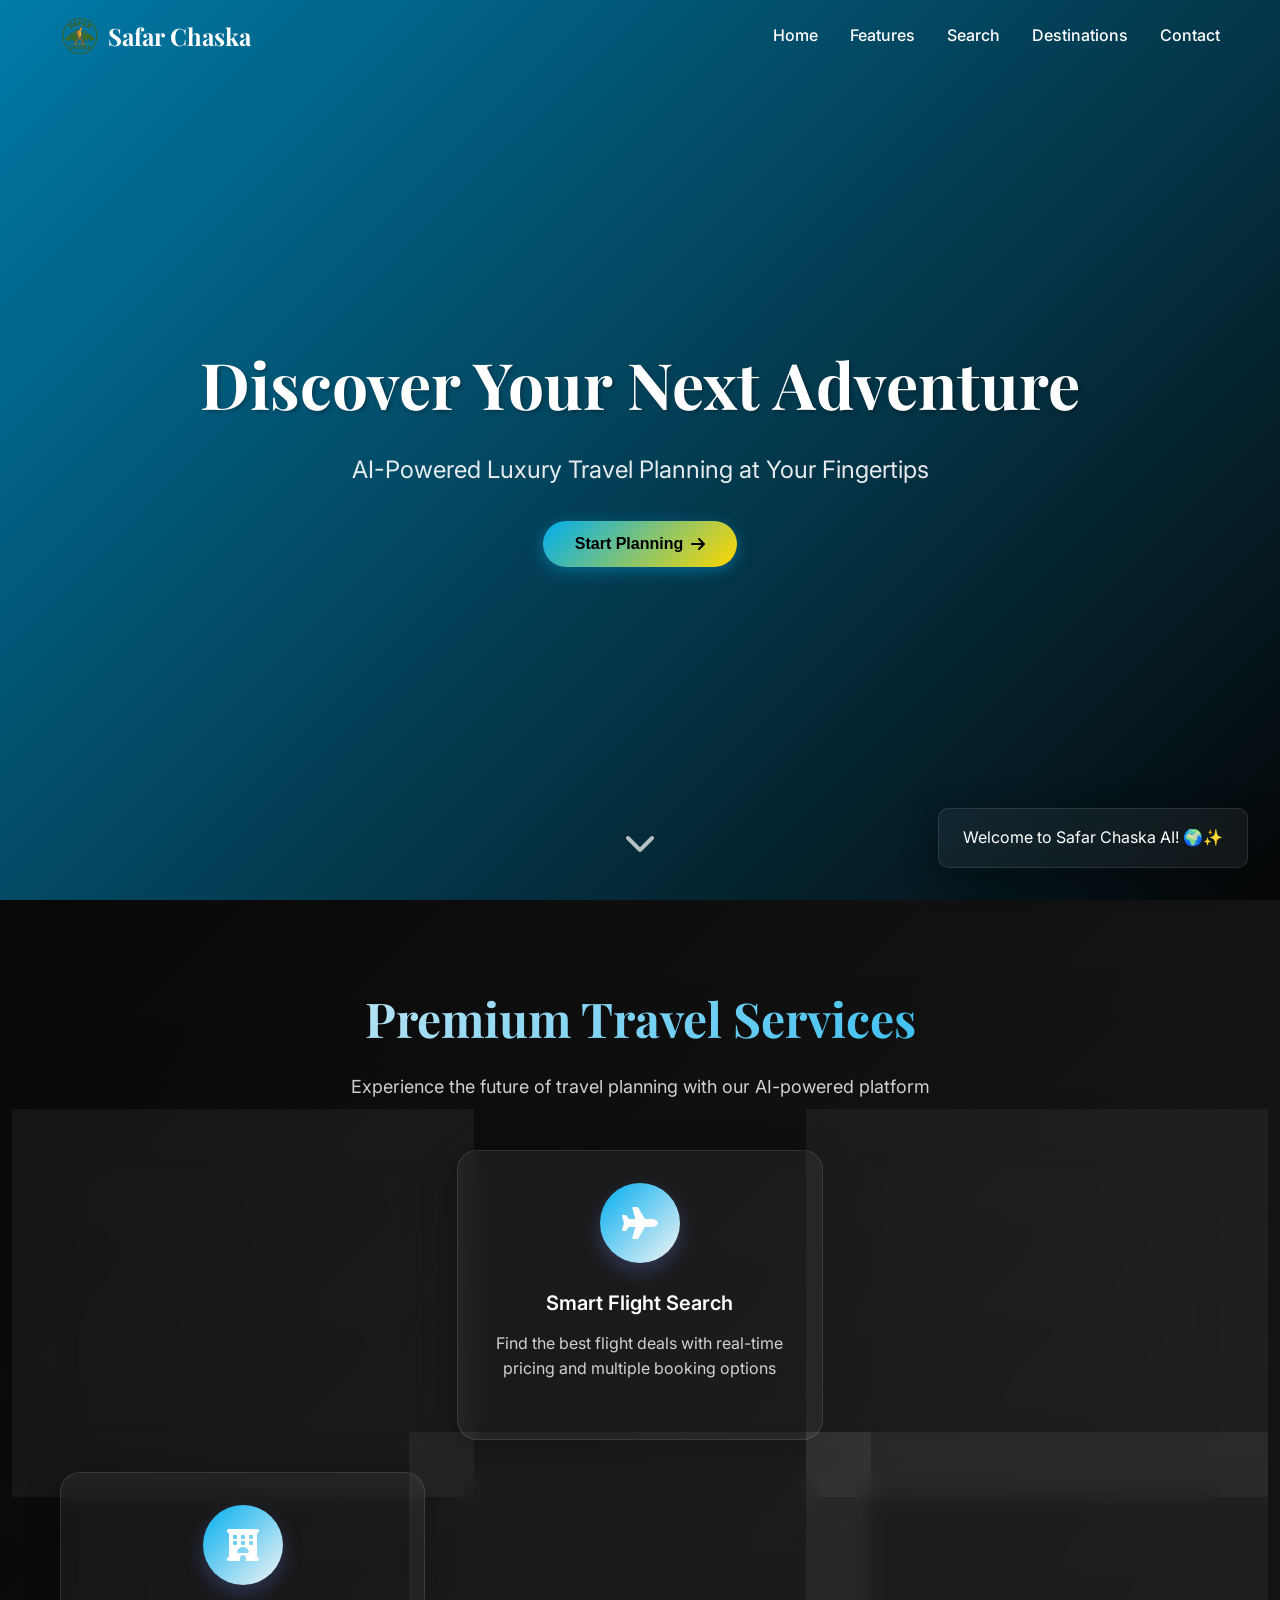
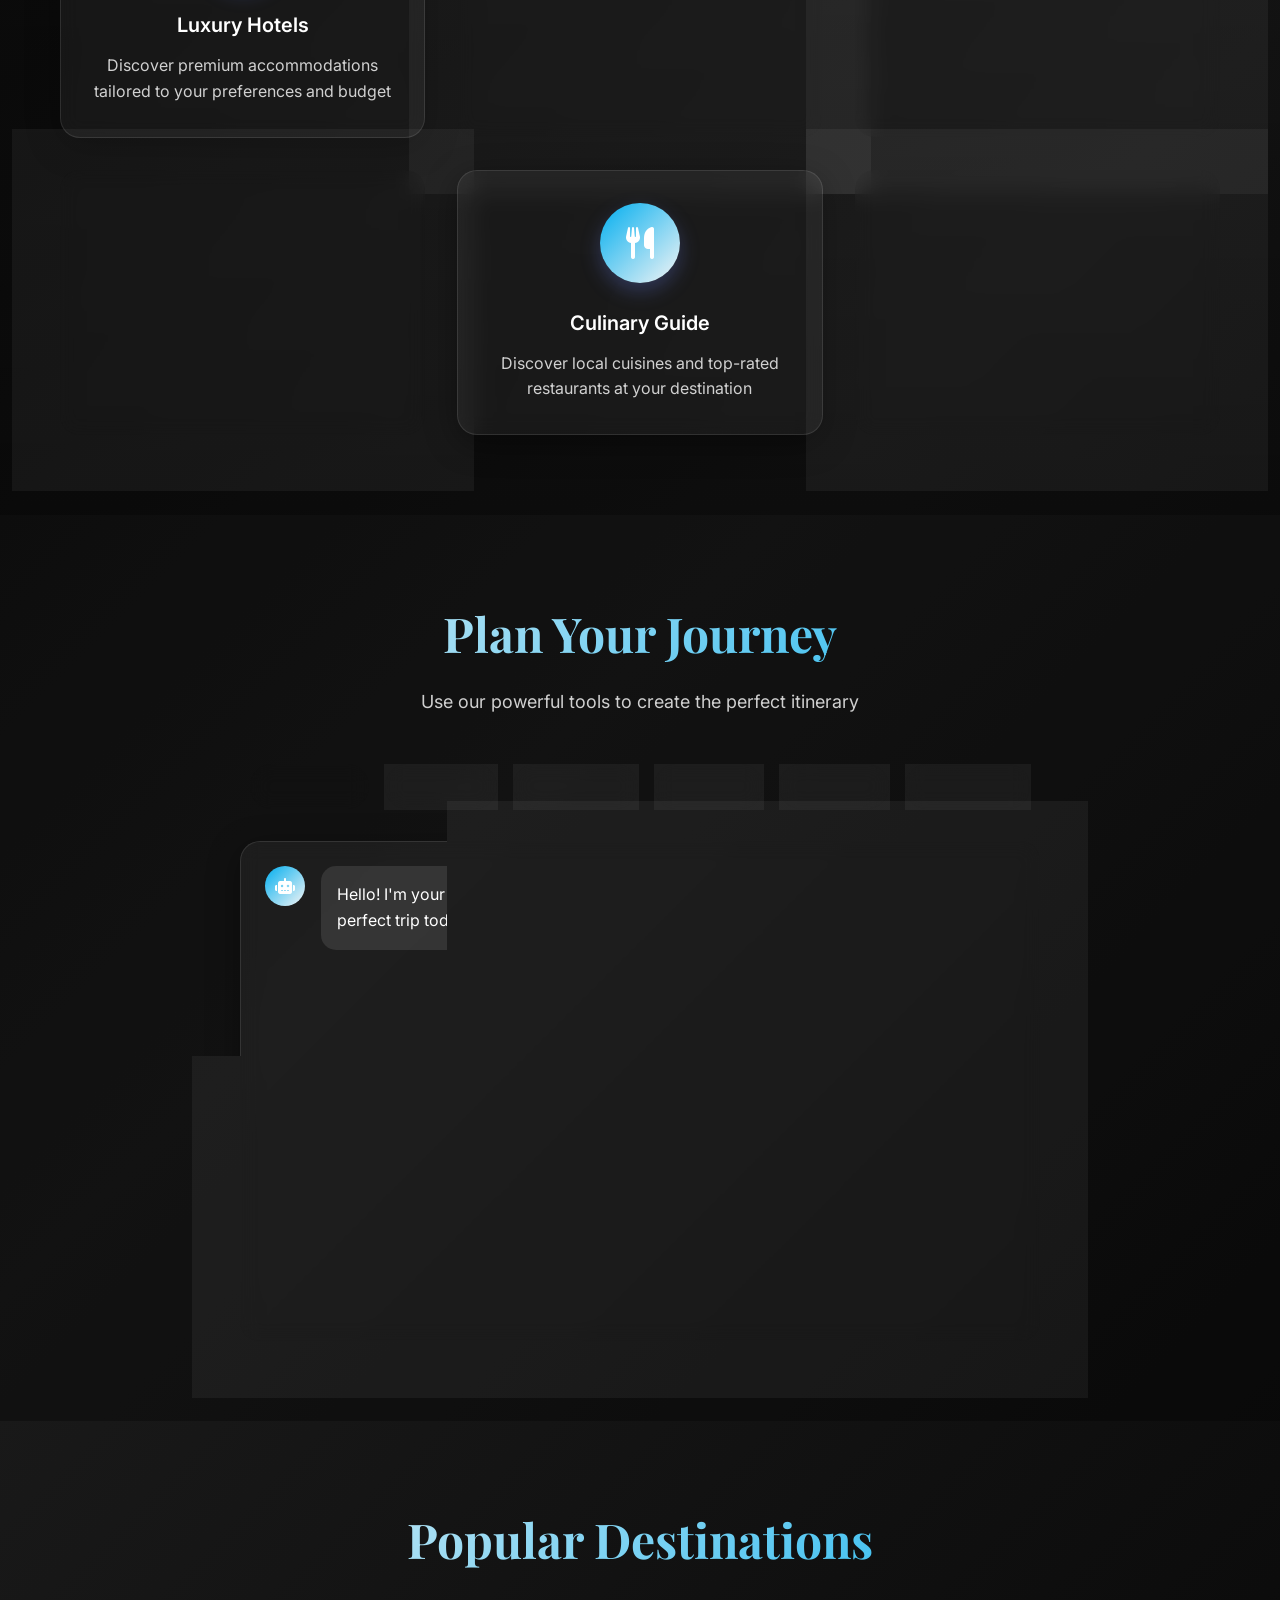
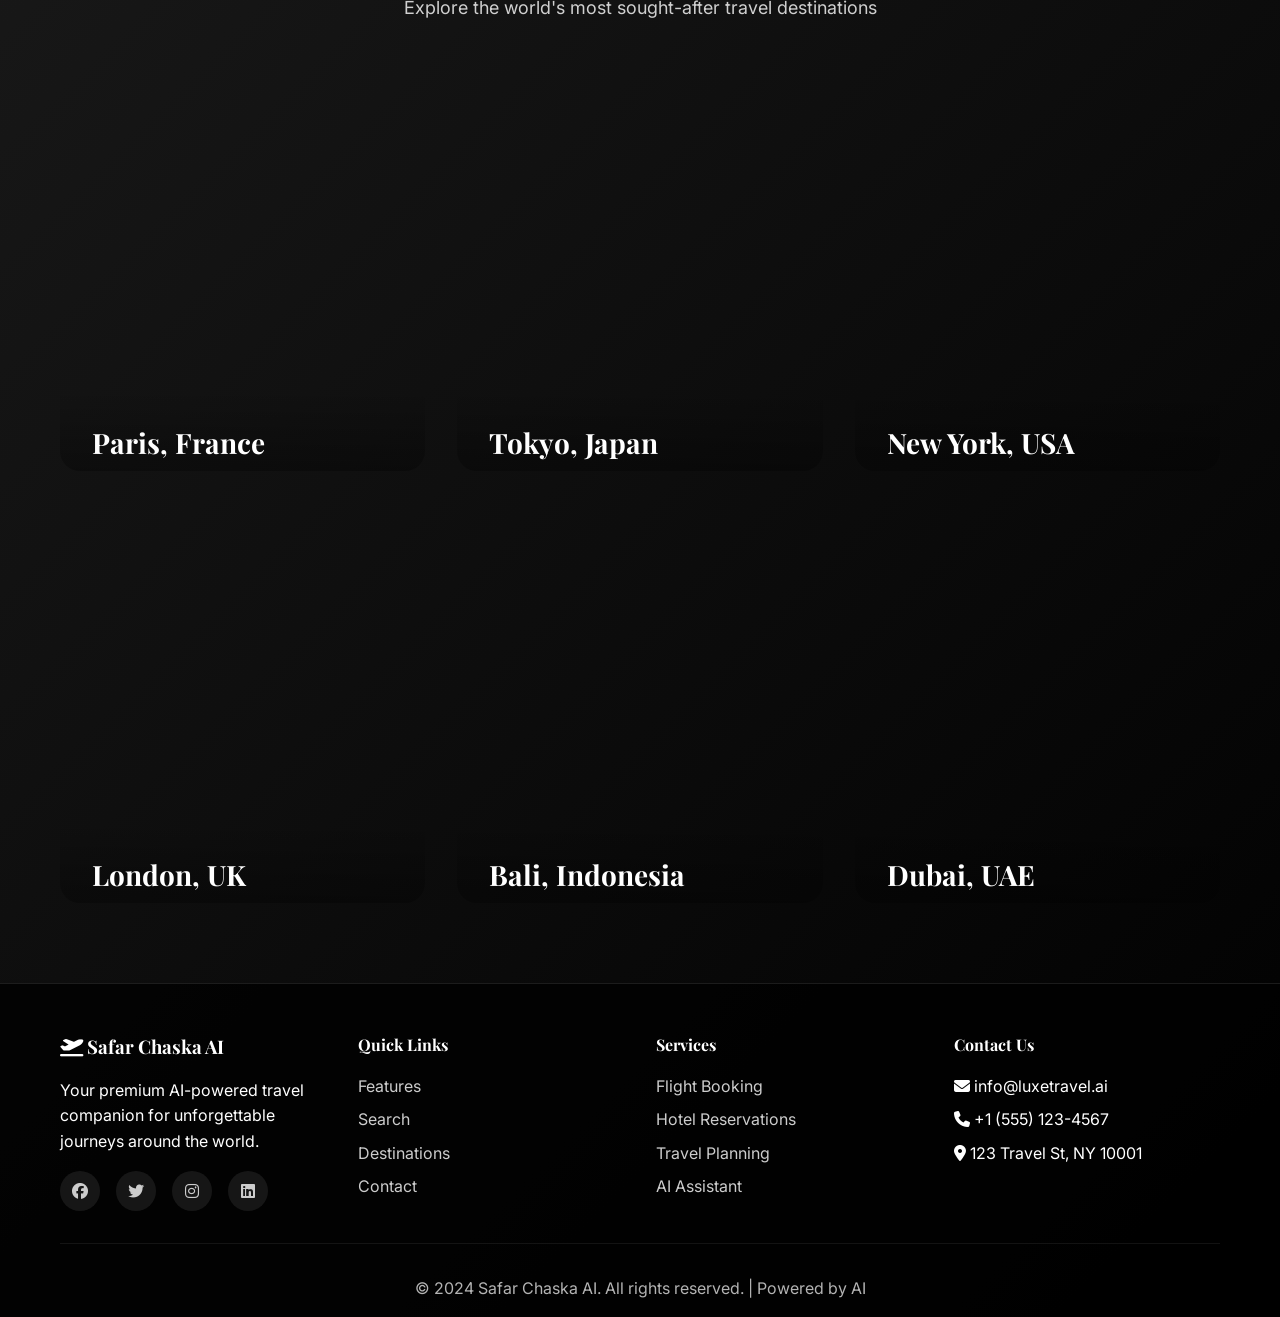
<file: index.html>
<!DOCTYPE html>
<html lang="en">

<head>
    <meta charset="UTF-8">
    <meta name="viewport" content="width=device-width, initial-scale=1.0">
    <title>Safar Chaska - Premium Travel Companion</title>

    <!-- Google Fonts -->
    <link rel="preconnect" href="https://fonts.googleapis.com">
    <link rel="preconnect" href="https://fonts.gstatic.com" crossorigin>
    <link
        href="https://fonts.googleapis.com/css2?family=Playfair+Display:wght@400;500;600;700&family=Inter:wght@300;400;500;600;700&display=swap"
        rel="stylesheet">

    <!-- Font Awesome -->
    <link rel="stylesheet" href="https://cdnjs.cloudflare.com/ajax/libs/font-awesome/6.4.0/css/all.min.css">

    <link rel="stylesheet" href="assets/css/styles.css">
</head>

<body>
    <!-- Navigation -->
    <nav class="navbar" id="navbar">
        <div class="nav-container">
            <div class="nav-logo">
                <img src="./assets/logo.png" class="responsive-logo" alt="SafarChaska Logo">
                <span>Safar Chaska</span>
            </div>
            <ul class="nav-menu" id="navMenu">
                <li><a href="#home" class="nav-link">Home</a></li>
                <li><a href="#features" class="nav-link">Features</a></li>
                <li><a href="#search" class="nav-link">Search</a></li>
                <li><a href="#destinations" class="nav-link">Destinations</a></li>
                <li><a href="#contact" class="nav-link">Contact</a></li>
            </ul>
            <div class="nav-toggle" id="navToggle">
                <i class="fas fa-bars"></i>
            </div>
        </div>
    </nav>

    <!-- Hero Section -->
    <section class="hero" id="home">
        <div class="hero-video">
            <video autoplay muted loop playsinline>
                <source src="https://cdn.coverr.co/videos/coverr-aerial-view-of-beautiful-resort-4739/1080p.mp4"
                    type="video/mp4">
            </video>
            <div class="hero-overlay"></div>
        </div>
        <div class="hero-content">
            <h1 class="hero-title">Discover Your Next Adventure</h1>
            <p class="hero-subtitle">AI-Powered Luxury Travel Planning at Your Fingertips</p>
            <button class="btn btn-primary" onclick="scrollToSection('search')">
                Start Planning <i class="fas fa-arrow-right"></i>
            </button>
        </div>
        <div class="scroll-indicator">
            <i class="fas fa-chevron-down"></i>
        </div>
    </section>

    <!-- Features Section -->
    <section class="features" id="features">
        <div class="container">
            <div class="section-header">
                <h2 class="section-title">Premium Travel Services</h2>
                <p class="section-subtitle">Experience the future of travel planning with our AI-powered platform</p>
            </div>

            <div class="features-grid">
                <!-- Chat Agent -->
                <div class="feature-card glass">
                    <div class="feature-icon">
                        <i class="fas fa-comments"></i>
                    </div>
                    <h3>AI Travel Assistant</h3>
                    <p>Chat with our intelligent AI to get personalized travel recommendations and instant answers</p>
                </div>

                <!-- Flight Search -->
                <div class="feature-card glass">
                    <div class="feature-icon">
                        <i class="fas fa-plane"></i>
                    </div>
                    <h3>Smart Flight Search</h3>
                    <p>Find the best flight deals with real-time pricing and multiple booking options</p>
                </div>

                <!-- Weather -->
                <div class="feature-card glass">
                    <div class="feature-icon">
                        <i class="fas fa-cloud-sun"></i>
                    </div>
                    <h3>Weather Forecast</h3>
                    <p>Get accurate weather predictions for your destination to pack perfectly</p>
                </div>

                <!-- Hotels -->
                <div class="feature-card glass">
                    <div class="feature-icon">
                        <i class="fas fa-hotel"></i>
                    </div>
                    <h3>Luxury Hotels</h3>
                    <p>Discover premium accommodations tailored to your preferences and budget</p>
                </div>

                <!-- Budget -->
                <div class="feature-card glass">
                    <div class="feature-icon">
                        <i class="fas fa-calculator"></i>
                    </div>
                    <h3>Budget Planner</h3>
                    <p>Estimate your travel costs and manage your budget effectively</p>
                </div>

                <!-- Activities -->
                <div class="feature-card glass">
                    <div class="feature-icon">
                        <i class="fas fa-map-marked-alt"></i>
                    </div>
                    <h3>Activities & Tours</h3>
                    <p>Explore curated experiences and activities at your destination</p>
                </div>

                <!-- Currency -->
                <div class="feature-card glass">
                    <div class="feature-icon">
                        <i class="fas fa-exchange-alt"></i>
                    </div>
                    <h3>Currency Converter</h3>
                    <p>Convert currencies with real-time exchange rates for accurate planning</p>
                </div>

                <!-- Cuisine -->
                <div class="feature-card glass">
                    <div class="feature-icon">
                        <i class="fas fa-utensils"></i>
                    </div>
                    <h3>Culinary Guide</h3>
                    <p>Discover local cuisines and top-rated restaurants at your destination</p>
                </div>

                <!-- Attractions -->
                <div class="feature-card glass">
                    <div class="feature-icon">
                        <i class="fas fa-landmark"></i>
                    </div>
                    <h3>Top Attractions</h3>
                    <p>Never miss must-see landmarks and hidden gems</p>
                </div>
            </div>
        </div>
    </section>

    <!-- Search Hub Section -->
    <section class="search-hub" id="search">
        <div class="container">
            <div class="section-header">
                <h2 class="section-title">Plan Your Journey</h2>
                <p class="section-subtitle">Use our powerful tools to create the perfect itinerary</p>
            </div>

            <!-- Tab Navigation -->
            <div class="tabs">
                <button class="tab-btn active" data-tab="chat">
                    <i class="fas fa-comments"></i> AI Chat
                </button>
                <button class="tab-btn" data-tab="flights">
                    <i class="fas fa-plane"></i> Flights
                </button>
                <button class="tab-btn" data-tab="weather">
                    <i class="fas fa-cloud-sun"></i> Weather
                </button>
                <button class="tab-btn" data-tab="hotels">
                    <i class="fas fa-hotel"></i> Hotels
                </button>
                <button class="tab-btn" data-tab="budget">
                    <i class="fas fa-calculator"></i> Budget
                </button>
                <button class="tab-btn" data-tab="currency">
                    <i class="fas fa-exchange-alt"></i> Currency
                </button>
            </div>

            <!-- Tab Content -->
            <div class="tab-content-container">
                <!-- Chat Tab -->
                <div class="tab-content active" id="chat-tab">
                    <div class="chat-container glass">
                        <div class="chat-messages" id="chatMessages">
                            <div class="chat-message bot">
                                <div class="message-avatar">
                                    <i class="fas fa-robot"></i>
                                </div>
                                <div class="message-content">
                                    <p>Hello! I'm your AI travel assistant. How can I help you plan your perfect trip
                                        today?</p>
                                </div>
                            </div>
                        </div>
                        <div class="chat-input-container">
                            <input type="text" id="chatInput" placeholder="Ask me anything about travel..."
                                class="chat-input">
                            <button class="btn btn-primary" onclick="sendChatMessage()">
                                <i class="fas fa-paper-plane"></i>
                            </button>
                        </div>
                    </div>
                </div>

                <!-- Flights Tab -->
                <div class="tab-content" id="flights-tab">
                    <div class="search-card glass">
                        <form id="flightForm" onsubmit="searchFlights(event)">
                            <div class="form-grid">
                                <div class="form-group">
                                    <label><i class="fas fa-plane-departure"></i> From</label>
                                    <input type="text" id="flightFrom" placeholder="New York" required>
                                </div>
                                <div class="form-group">
                                    <label><i class="fas fa-plane-arrival"></i> To</label>
                                    <input type="text" id="flightTo" placeholder="Paris" required>
                                </div>
                                <div class="form-group">
                                    <label><i class="fas fa-calendar"></i> Date</label>
                                    <input type="date" id="flightDate" required>
                                </div>
                                <div class="form-group">
                                    <label><i class="fas fa-users"></i> Passengers</label>
                                    <input type="number" id="flightPassengers" value="1" min="1" max="9">
                                </div>
                            </div>
                            <button type="submit" class="btn btn-primary btn-block">
                                <i class="fas fa-search"></i> Search Flights
                            </button>
                        </form>
                        <div id="flightResults" class="results-container"></div>
                    </div>
                </div>

                <!-- Weather Tab -->
                <div class="tab-content" id="weather-tab">
                    <div class="search-card glass">
                        <form id="weatherForm" onsubmit="getWeather(event)">
                            <div class="form-group">
                                <label><i class="fas fa-map-marker-alt"></i> Destination</label>
                                <input type="text" id="weatherCity" placeholder="Enter city name" required>
                            </div>
                            <button type="submit" class="btn btn-primary btn-block">
                                <i class="fas fa-search"></i> Get Weather
                            </button>
                        </form>
                        <div id="weatherResults" class="results-container"></div>
                    </div>
                </div>

                <!-- Hotels Tab -->
                <div class="tab-content" id="hotels-tab">
                    <div class="search-card glass">
                        <form id="hotelForm" onsubmit="searchHotels(event)">
                            <div class="form-grid">
                                <div class="form-group">
                                    <label><i class="fas fa-map-marker-alt"></i> City</label>
                                    <input type="text" id="hotelCity" placeholder="Paris" required>
                                </div>
                                <div class="form-group">
                                    <label><i class="fas fa-calendar-check"></i> Check-in</label>
                                    <input type="date" id="hotelCheckin" required>
                                </div>
                                <div class="form-group">
                                    <label><i class="fas fa-calendar-times"></i> Check-out</label>
                                    <input type="date" id="hotelCheckout" required>
                                </div>
                                <div class="form-group">
                                    <label><i class="fas fa-users"></i> Guests</label>
                                    <input type="number" id="hotelGuests" value="2" min="1" max="10">
                                </div>
                            </div>
                            <button type="submit" class="btn btn-primary btn-block">
                                <i class="fas fa-search"></i> Search Hotels
                            </button>
                        </form>
                        <div id="hotelResults" class="results-container"></div>
                    </div>
                </div>

                <!-- Budget Tab -->
                <div class="tab-content" id="budget-tab">
                    <div class="search-card glass">
                        <form id="budgetForm" onsubmit="calculateBudget(event)">
                            <div class="form-grid">
                                <div class="form-group">
                                    <label><i class="fas fa-map-marker-alt"></i> Destination</label>
                                    <input type="text" id="budgetDest" placeholder="Paris" required>
                                </div>
                                <div class="form-group">
                                    <label><i class="fas fa-calendar"></i> Days</label>
                                    <input type="number" id="budgetDays" value="7" min="1" max="30">
                                </div>
                                <div class="form-group full-width">
                                    <label><i class="fas fa-star"></i> Budget Level</label>
                                    <select id="budgetLevel">
                                        <option value="Budget">Budget</option>
                                        <option value="Moderate" selected>Moderate</option>
                                        <option value="Luxury">Luxury</option>
                                    </select>
                                </div>
                            </div>
                            <button type="submit" class="btn btn-primary btn-block">
                                <i class="fas fa-calculator"></i> Calculate Budget
                            </button>
                        </form>
                        <div id="budgetResults" class="results-container"></div>
                    </div>
                </div>

                <!-- Currency Tab -->
                <div class="tab-content" id="currency-tab">
                    <div class="search-card glass">
                        <form id="currencyForm" onsubmit="convertCurrency(event)">
                            <div class="form-grid">
                                <div class="form-group">
                                    <label><i class="fas fa-dollar-sign"></i> Amount</label>
                                    <input type="number" id="currencyAmount" value="100" min="0" step="0.01" required>
                                </div>
                                <div class="form-group">
                                    <label><i class="fas fa-money-bill"></i> From</label>
                                    <select id="currencyFrom">
                                        <option value="USD" selected>USD</option>
                                        <option value="EUR">EUR</option>
                                        <option value="GBP">GBP</option>
                                        <option value="JPY">JPY</option>
                                        <option value="INR">INR</option>
                                        <option value="AUD">AUD</option>
                                        <option value="CAD">CAD</option>
                                    </select>
                                </div>
                                <div class="form-group">
                                    <label><i class="fas fa-exchange-alt"></i> To</label>
                                    <select id="currencyTo">
                                        <option value="USD">USD</option>
                                        <option value="EUR" selected>EUR</option>
                                        <option value="GBP">GBP</option>
                                        <option value="JPY">JPY</option>
                                        <option value="INR">INR</option>
                                        <option value="AUD">AUD</option>
                                        <option value="CAD">CAD</option>
                                    </select>
                                </div>
                            </div>
                            <button type="submit" class="btn btn-primary btn-block">
                                <i class="fas fa-exchange-alt"></i> Convert
                            </button>
                        </form>
                        <div id="currencyResults" class="results-container"></div>
                    </div>
                </div>
            </div>
        </div>
    </section>

    <!-- Destinations Section -->
    <section class="destinations" id="destinations">
        <div class="container">
            <div class="section-header">
                <h2 class="section-title">Popular Destinations</h2>
                <p class="section-subtitle">Explore the world's most sought-after travel destinations</p>
            </div>

            <div class="destinations-grid">
                <div class="destination-card"
                    style="background-image: url('https://images.unsplash.com/photo-1502602898657-3e91760cbb34?w=800');">
                    <div class="destination-overlay">
                        <h3>Paris, France</h3>
                        <p>The City of Light</p>
                        <button class="btn btn-secondary" onclick="exploreDestination('Paris')">Explore</button>
                    </div>
                </div>

                <div class="destination-card"
                    style="background-image: url('https://images.unsplash.com/photo-1513407030348-c983a97b98d8?w=800');">
                    <div class="destination-overlay">
                        <h3>Tokyo, Japan</h3>
                        <p>Where Tradition Meets Future</p>
                        <button class="btn btn-secondary" onclick="exploreDestination('Tokyo')">Explore</button>
                    </div>
                </div>

                <div class="destination-card"
                    style="background-image: url('https://images.unsplash.com/photo-1485738422979-f5c462d49f74?w=800');">
                    <div class="destination-overlay">
                        <h3>New York, USA</h3>
                        <p>The City That Never Sleeps</p>
                        <button class="btn btn-secondary" onclick="exploreDestination('New York')">Explore</button>
                    </div>
                </div>

                <div class="destination-card"
                    style="background-image: url('https://images.unsplash.com/photo-1513635269975-59663e0ac1ad?w=800');">
                    <div class="destination-overlay">
                        <h3>London, UK</h3>
                        <p>Royal Heritage & Modern Culture</p>
                        <button class="btn btn-secondary" onclick="exploreDestination('London')">Explore</button>
                    </div>
                </div>

                <div class="destination-card"
                    style="background-image: url('https://images.unsplash.com/photo-1537996194471-e657df975ab4?w=800');">
                    <div class="destination-overlay">
                        <h3>Bali, Indonesia</h3>
                        <p>Tropical Paradise</p>
                        <button class="btn btn-secondary" onclick="exploreDestination('Bali')">Explore</button>
                    </div>
                </div>

                <div class="destination-card"
                    style="background-image: url('https://images.unsplash.com/photo-1512453979798-5ea266f8880c?w=800');">
                    <div class="destination-overlay">
                        <h3>Dubai, UAE</h3>
                        <p>Luxury & Innovation</p>
                        <button class="btn btn-secondary" onclick="exploreDestination('Dubai')">Explore</button>
                    </div>
                </div>
            </div>
        </div>
    </section>

    <!-- Footer -->
    <footer class="footer" id="contact">
        <div class="container">
            <div class="footer-content">
                <div class="footer-section">
                    <h3><i class="fas fa-plane-departure"></i> Safar Chaska AI</h3>
                    <p>Your premium AI-powered travel companion for unforgettable journeys around the world.</p>
                    <div class="social-links">
                        <a href="#"><i class="fab fa-facebook"></i></a>
                        <a href="#"><i class="fab fa-twitter"></i></a>
                        <a href="#"><i class="fab fa-instagram"></i></a>
                        <a href="#"><i class="fab fa-linkedin"></i></a>
                    </div>
                </div>

                <div class="footer-section">
                    <h4>Quick Links</h4>
                    <ul>
                        <li><a href="#features">Features</a></li>
                        <li><a href="#search">Search</a></li>
                        <li><a href="#destinations">Destinations</a></li>
                        <li><a href="#contact">Contact</a></li>
                    </ul>
                </div>

                <div class="footer-section">
                    <h4>Services</h4>
                    <ul>
                        <li><a href="#search">Flight Booking</a></li>
                        <li><a href="#search">Hotel Reservations</a></li>
                        <li><a href="#search">Travel Planning</a></li>
                        <li><a href="#search">AI Assistant</a></li>
                    </ul>
                </div>

                <div class="footer-section">
                    <h4>Contact Us</h4>
                    <ul>
                        <li><i class="fas fa-envelope"></i> info@luxetravel.ai</li>
                        <li><i class="fas fa-phone"></i> +1 (555) 123-4567</li>
                        <li><i class="fas fa-map-marker-alt"></i> 123 Travel St, NY 10001</li>
                    </ul>
                </div>
            </div>

            <div class="footer-bottom">
                <p>&copy; 2024 Safar Chaska AI. All rights reserved. | Powered by AI</p>
            </div>
        </div>
    </footer>

    <!-- Loading Overlay -->
    <div class="loading-overlay" id="loadingOverlay">
        <div class="loader"></div>
    </div>

    <!-- Toast Notification -->
    <div class="toast" id="toast"></div>

    <script src="assets/js/app.js"></script>
    <!-- Runtime backend URL (set to your Render deployment) -->
    <script>
        // Replace with your Render backend URL
        window.API_BASE_URL = "https://ai-autonomous-travel-planner-4.onrender.com";
    </script>
</body>

</html>
</file>
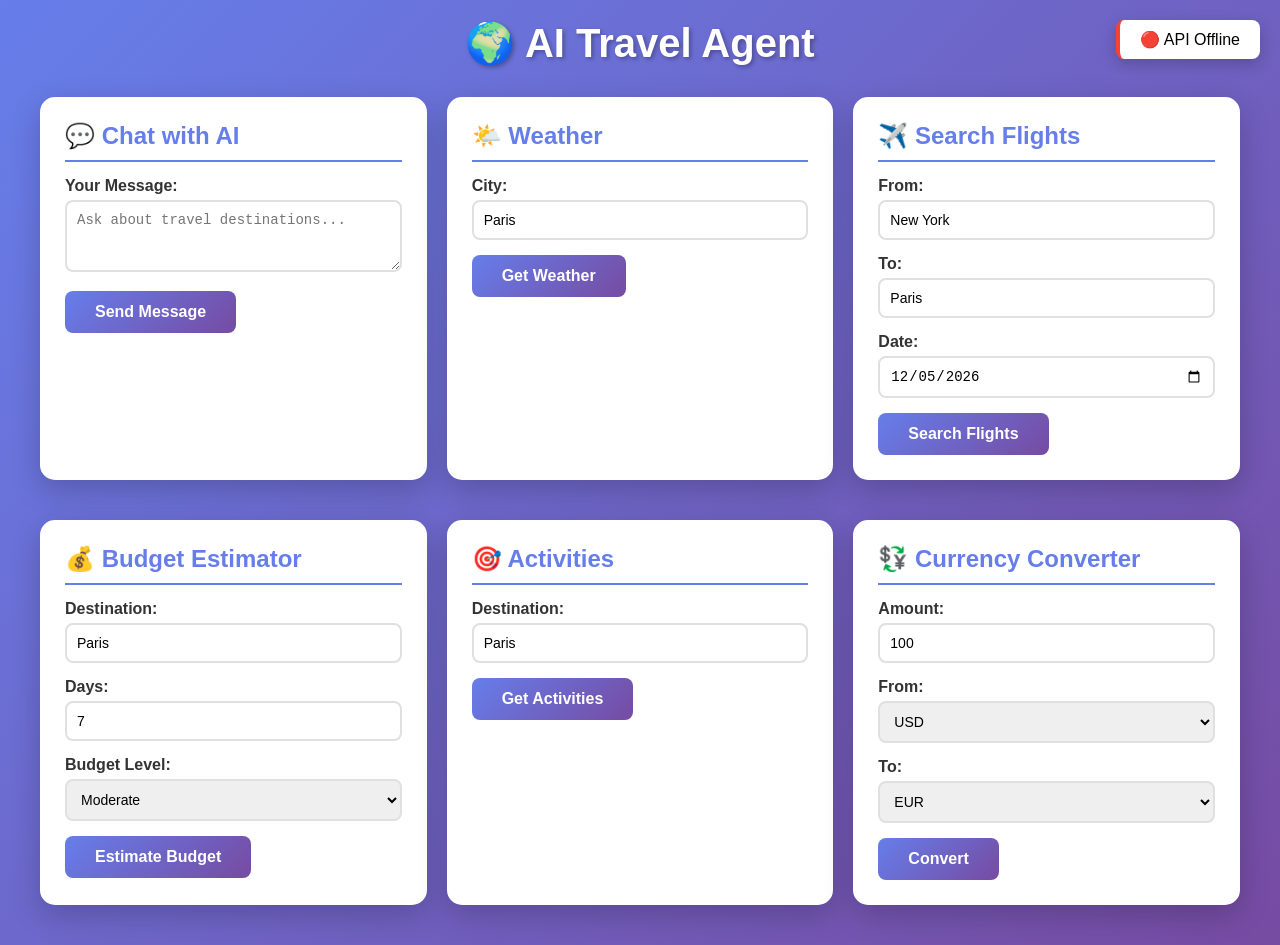
<file: frontend_example.html>
<!DOCTYPE html>
<html lang="en">
<head>
    <meta charset="UTF-8">
    <meta name="viewport" content="width=device-width, initial-scale=1.0">
    <title>AI Travel Agent - Frontend Example</title>
    <style>
        * {
            margin: 0;
            padding: 0;
            box-sizing: border-box;
        }

        body {
            font-family: 'Segoe UI', Tahoma, Geneva, Verdana, sans-serif;
            background: linear-gradient(135deg, #667eea 0%, #764ba2 100%);
            min-height: 100vh;
            padding: 20px;
        }

        .container {
            max-width: 1200px;
            margin: 0 auto;
        }

        h1 {
            color: white;
            text-align: center;
            margin-bottom: 30px;
            font-size: 2.5em;
            text-shadow: 2px 2px 4px rgba(0,0,0,0.3);
        }

        .card {
            background: white;
            border-radius: 15px;
            padding: 25px;
            margin-bottom: 20px;
            box-shadow: 0 10px 30px rgba(0,0,0,0.2);
        }

        .card h2 {
            color: #667eea;
            margin-bottom: 15px;
            border-bottom: 2px solid #667eea;
            padding-bottom: 10px;
        }

        .input-group {
            margin-bottom: 15px;
        }

        label {
            display: block;
            margin-bottom: 5px;
            color: #333;
            font-weight: 600;
        }

        input, select, textarea {
            width: 100%;
            padding: 10px;
            border: 2px solid #e0e0e0;
            border-radius: 8px;
            font-size: 14px;
            transition: border-color 0.3s;
        }

        input:focus, select:focus, textarea:focus {
            outline: none;
            border-color: #667eea;
        }

        button {
            background: linear-gradient(135deg, #667eea 0%, #764ba2 100%);
            color: white;
            padding: 12px 30px;
            border: none;
            border-radius: 8px;
            font-size: 16px;
            font-weight: 600;
            cursor: pointer;
            transition: transform 0.2s, box-shadow 0.2s;
        }

        button:hover {
            transform: translateY(-2px);
            box-shadow: 0 5px 15px rgba(102, 126, 234, 0.4);
        }

        button:active {
            transform: translateY(0);
        }

        .result {
            margin-top: 20px;
            padding: 15px;
            background: #f5f5f5;
            border-radius: 8px;
            border-left: 4px solid #667eea;
            display: none;
        }

        .result.show {
            display: block;
        }

        .result pre {
            white-space: pre-wrap;
            word-wrap: break-word;
            max-height: 400px;
            overflow-y: auto;
        }

        .grid {
            display: grid;
            grid-template-columns: repeat(auto-fit, minmax(300px, 1fr));
            gap: 20px;
        }

        .loading {
            display: none;
            text-align: center;
            color: #667eea;
            margin-top: 10px;
        }

        .loading.show {
            display: block;
        }

        .status {
            position: fixed;
            top: 20px;
            right: 20px;
            padding: 10px 20px;
            background: white;
            border-radius: 8px;
            box-shadow: 0 5px 15px rgba(0,0,0,0.2);
        }

        .status.online {
            border-left: 4px solid #4caf50;
        }

        .status.offline {
            border-left: 4px solid #f44336;
        }
    </style>
</head>
<body>
    <div class="status" id="status">
        <span id="statusText">Checking...</span>
    </div>

    <div class="container">
        <h1>🌍 AI Travel Agent</h1>

        <div class="grid">
            <!-- Chat Agent -->
            <div class="card">
                <h2>💬 Chat with AI</h2>
                <div class="input-group">
                    <label>Your Message:</label>
                    <textarea id="chatMessage" rows="3" placeholder="Ask about travel destinations..."></textarea>
                </div>
                <button onclick="testChat()">Send Message</button>
                <div class="loading" id="chatLoading">Loading...</div>
                <div class="result" id="chatResult"></div>
            </div>

            <!-- Weather -->
            <div class="card">
                <h2>🌤️ Weather</h2>
                <div class="input-group">
                    <label>City:</label>
                    <input type="text" id="weatherCity" placeholder="e.g., Paris" value="Paris">
                </div>
                <button onclick="testWeather()">Get Weather</button>
                <div class="loading" id="weatherLoading">Loading...</div>
                <div class="result" id="weatherResult"></div>
            </div>

            <!-- Flight Search -->
            <div class="card">
                <h2>✈️ Search Flights</h2>
                <div class="input-group">
                    <label>From:</label>
                    <input type="text" id="flightFrom" placeholder="e.g., New York" value="New York">
                </div>
                <div class="input-group">
                    <label>To:</label>
                    <input type="text" id="flightTo" placeholder="e.g., Paris" value="Paris">
                </div>
                <div class="input-group">
                    <label>Date:</label>
                    <input type="date" id="flightDate">
                </div>
                <button onclick="testFlights()">Search Flights</button>
                <div class="loading" id="flightLoading">Loading...</div>
                <div class="result" id="flightResult"></div>
            </div>

            <!-- Budget Estimator -->
            <div class="card">
                <h2>💰 Budget Estimator</h2>
                <div class="input-group">
                    <label>Destination:</label>
                    <input type="text" id="budgetDest" placeholder="e.g., Paris" value="Paris">
                </div>
                <div class="input-group">
                    <label>Days:</label>
                    <input type="number" id="budgetDays" value="7">
                </div>
                <div class="input-group">
                    <label>Budget Level:</label>
                    <select id="budgetLevel">
                        <option value="Budget">Budget</option>
                        <option value="Moderate" selected>Moderate</option>
                        <option value="Luxury">Luxury</option>
                    </select>
                </div>
                <button onclick="testBudget()">Estimate Budget</button>
                <div class="loading" id="budgetLoading">Loading...</div>
                <div class="result" id="budgetResult"></div>
            </div>

            <!-- Activities -->
            <div class="card">
                <h2>🎯 Activities</h2>
                <div class="input-group">
                    <label>Destination:</label>
                    <input type="text" id="activityDest" placeholder="e.g., Paris" value="Paris">
                </div>
                <button onclick="testActivities()">Get Activities</button>
                <div class="loading" id="activityLoading">Loading...</div>
                <div class="result" id="activityResult"></div>
            </div>

            <!-- Currency Converter -->
            <div class="card">
                <h2>💱 Currency Converter</h2>
                <div class="input-group">
                    <label>Amount:</label>
                    <input type="number" id="currencyAmount" value="100">
                </div>
                <div class="input-group">
                    <label>From:</label>
                    <select id="currencyFrom">
                        <option value="USD" selected>USD</option>
                        <option value="EUR">EUR</option>
                        <option value="GBP">GBP</option>
                        <option value="JPY">JPY</option>
                    </select>
                </div>
                <div class="input-group">
                    <label>To:</label>
                    <select id="currencyTo">
                        <option value="USD">USD</option>
                        <option value="EUR" selected>EUR</option>
                        <option value="GBP">GBP</option>
                        <option value="JPY">JPY</option>
                    </select>
                </div>
                <button onclick="testCurrency()">Convert</button>
                <div class="loading" id="currencyLoading">Loading...</div>
                <div class="result" id="currencyResult"></div>
            </div>
        </div>
    </div>

    <script>
        const API_BASE_URL = (window && window.API_BASE_URL) ? window.API_BASE_URL : 'https://ai-autonomous-travel-planner-4.onrender.com';

        // Check API status
        async function checkStatus() {
            try {
                const response = await fetch(`${API_BASE_URL}/health`);
                const data = await response.json();
                document.getElementById('status').className = 'status online';
                document.getElementById('statusText').textContent = '🟢 API Online';
            } catch (error) {
                document.getElementById('status').className = 'status offline';
                document.getElementById('statusText').textContent = '🔴 API Offline';
            }
        }

        // Helper function to show result
        function showResult(elementId, data) {
            const element = document.getElementById(elementId);
            element.innerHTML = `<pre>${JSON.stringify(data, null, 2)}</pre>`;
            element.classList.add('show');
        }

        // Helper function to show/hide loading
        function toggleLoading(elementId, show) {
            const element = document.getElementById(elementId);
            if (show) {
                element.classList.add('show');
            } else {
                element.classList.remove('show');
            }
        }

        // Test Chat
        async function testChat() {
            const message = document.getElementById('chatMessage').value;
            toggleLoading('chatLoading', true);
            
            try {
                const response = await fetch(`${API_BASE_URL}/api/chat`, {
                    method: 'POST',
                    headers: { 'Content-Type': 'application/json' },
                    body: JSON.stringify({ message, history: [] })
                });
                const data = await response.json();
                showResult('chatResult', data);
            } catch (error) {
                showResult('chatResult', { error: error.message });
            }
            
            toggleLoading('chatLoading', false);
        }

        // Test Weather
        async function testWeather() {
            const city = document.getElementById('weatherCity').value;
            toggleLoading('weatherLoading', true);
            
            try {
                const response = await fetch(`${API_BASE_URL}/api/weather`, {
                    method: 'POST',
                    headers: { 'Content-Type': 'application/json' },
                    body: JSON.stringify({ city })
                });
                const data = await response.json();
                showResult('weatherResult', data);
            } catch (error) {
                showResult('weatherResult', { error: error.message });
            }
            
            toggleLoading('weatherLoading', false);
        }

        // Test Flights
        async function testFlights() {
            const from_city = document.getElementById('flightFrom').value;
            const to_city = document.getElementById('flightTo').value;
            const date = document.getElementById('flightDate').value;
            toggleLoading('flightLoading', true);
            
            try {
                const response = await fetch(`${API_BASE_URL}/api/flights/search`, {
                    method: 'POST',
                    headers: { 'Content-Type': 'application/json' },
                    body: JSON.stringify({ from_city, to_city, date, passengers: 1 })
                });
                const data = await response.json();
                showResult('flightResult', data);
            } catch (error) {
                showResult('flightResult', { error: error.message });
            }
            
            toggleLoading('flightLoading', false);
        }

        // Test Budget
        async function testBudget() {
            const destination = document.getElementById('budgetDest').value;
            const days = parseInt(document.getElementById('budgetDays').value);
            const budget_level = document.getElementById('budgetLevel').value;
            toggleLoading('budgetLoading', true);
            
            try {
                const response = await fetch(`${API_BASE_URL}/api/budget/estimate`, {
                    method: 'POST',
                    headers: { 'Content-Type': 'application/json' },
                    body: JSON.stringify({ destination, days, budget_level })
                });
                const data = await response.json();
                showResult('budgetResult', data);
            } catch (error) {
                showResult('budgetResult', { error: error.message });
            }
            
            toggleLoading('budgetLoading', false);
        }

        // Test Activities
        async function testActivities() {
            const destination = document.getElementById('activityDest').value;
            toggleLoading('activityLoading', true);
            
            try {
                const response = await fetch(`${API_BASE_URL}/api/activities/recommend`, {
                    method: 'POST',
                    headers: { 'Content-Type': 'application/json' },
                    body: JSON.stringify({ destination, interests: [] })
                });
                const data = await response.json();
                showResult('activityResult', data);
            } catch (error) {
                showResult('activityResult', { error: error.message });
            }
            
            toggleLoading('activityLoading', false);
        }

        // Test Currency
        async function testCurrency() {
            const amount = parseFloat(document.getElementById('currencyAmount').value);
            const from_currency = document.getElementById('currencyFrom').value;
            const to_currency = document.getElementById('currencyTo').value;
            toggleLoading('currencyLoading', true);
            
            try {
                const response = await fetch(`${API_BASE_URL}/api/currency/convert`, {
                    method: 'POST',
                    headers: { 'Content-Type': 'application/json' },
                    body: JSON.stringify({ amount, from_currency, to_currency })
                });
                const data = await response.json();
                showResult('currencyResult', data);
            } catch (error) {
                showResult('currencyResult', { error: error.message });
            }
            
            toggleLoading('currencyLoading', false);
        }

        // Set default date to tomorrow
        const tomorrow = new Date();
        tomorrow.setDate(tomorrow.getDate() + 1);
        document.getElementById('flightDate').value = tomorrow.toISOString().split('T')[0];

        // Check status on load and every 30 seconds
        checkStatus();
        setInterval(checkStatus, 30000);
    </script>
</body>
</html>
</file>
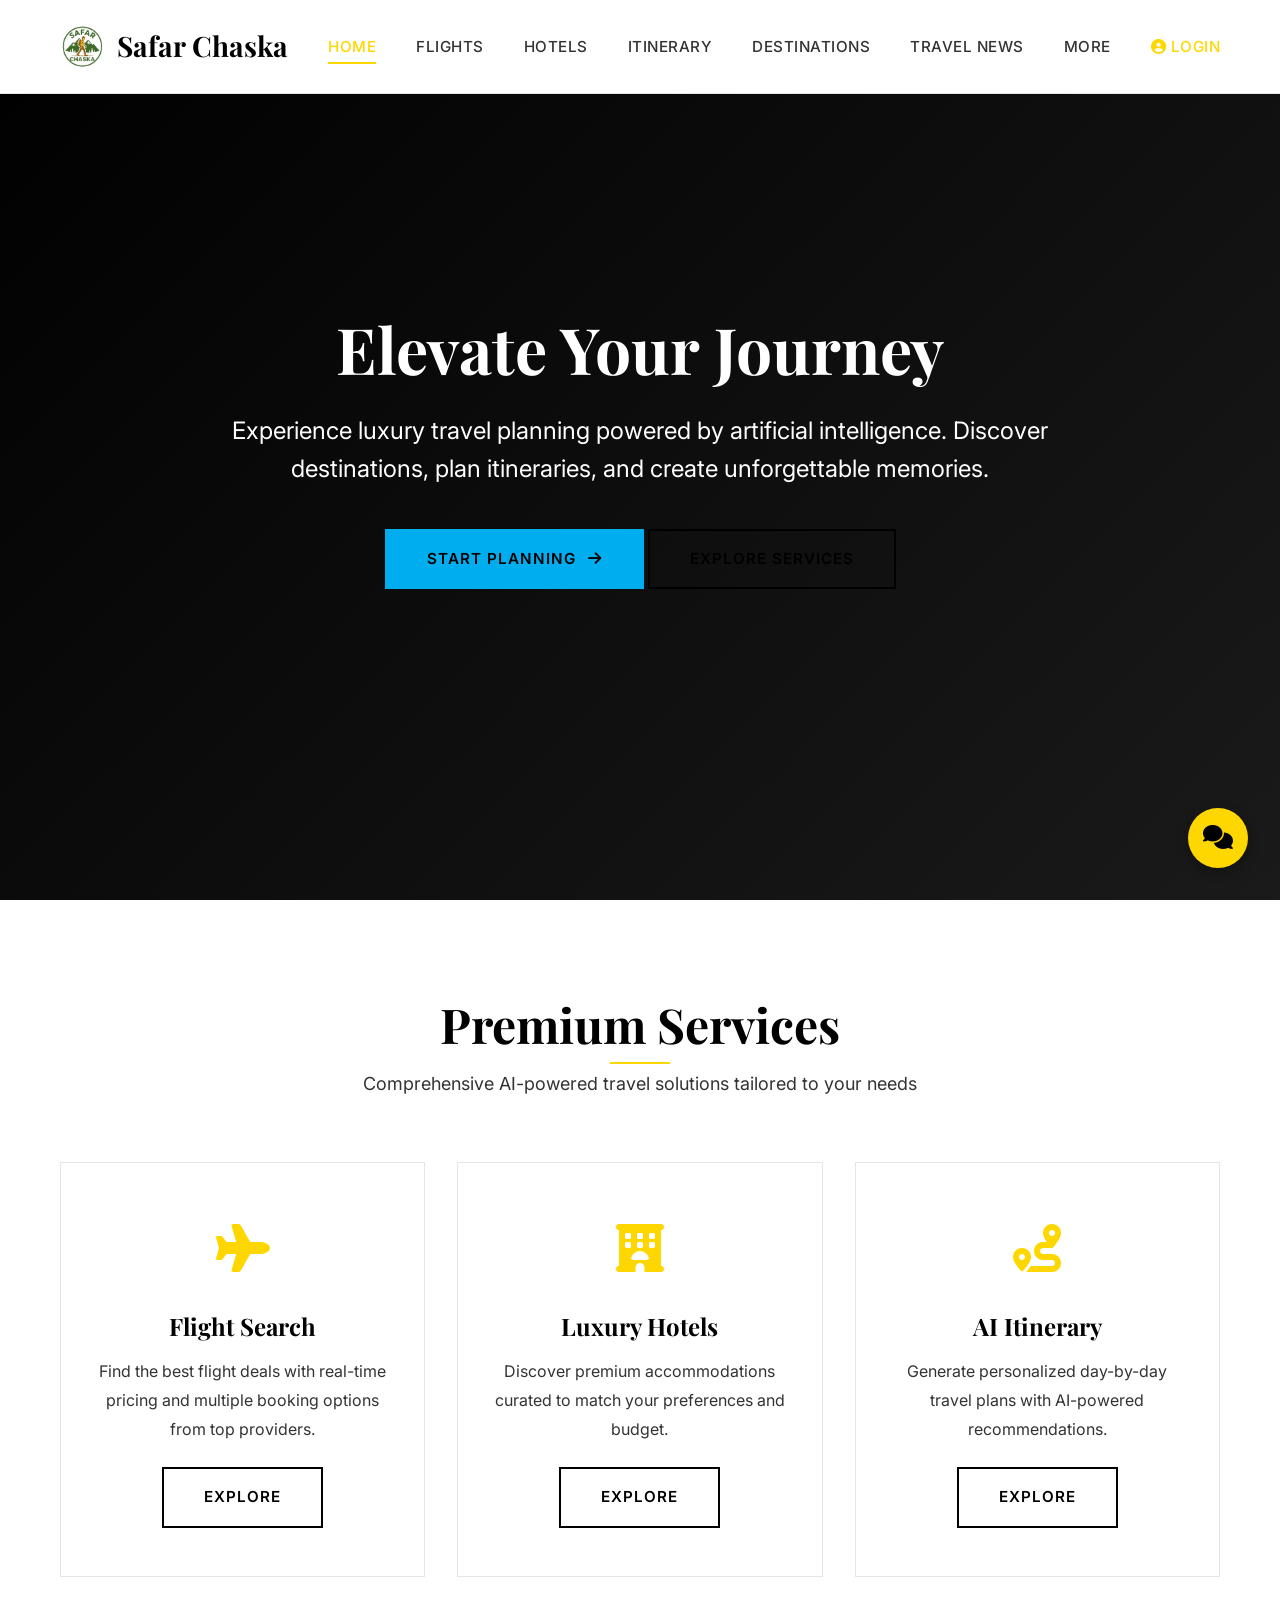
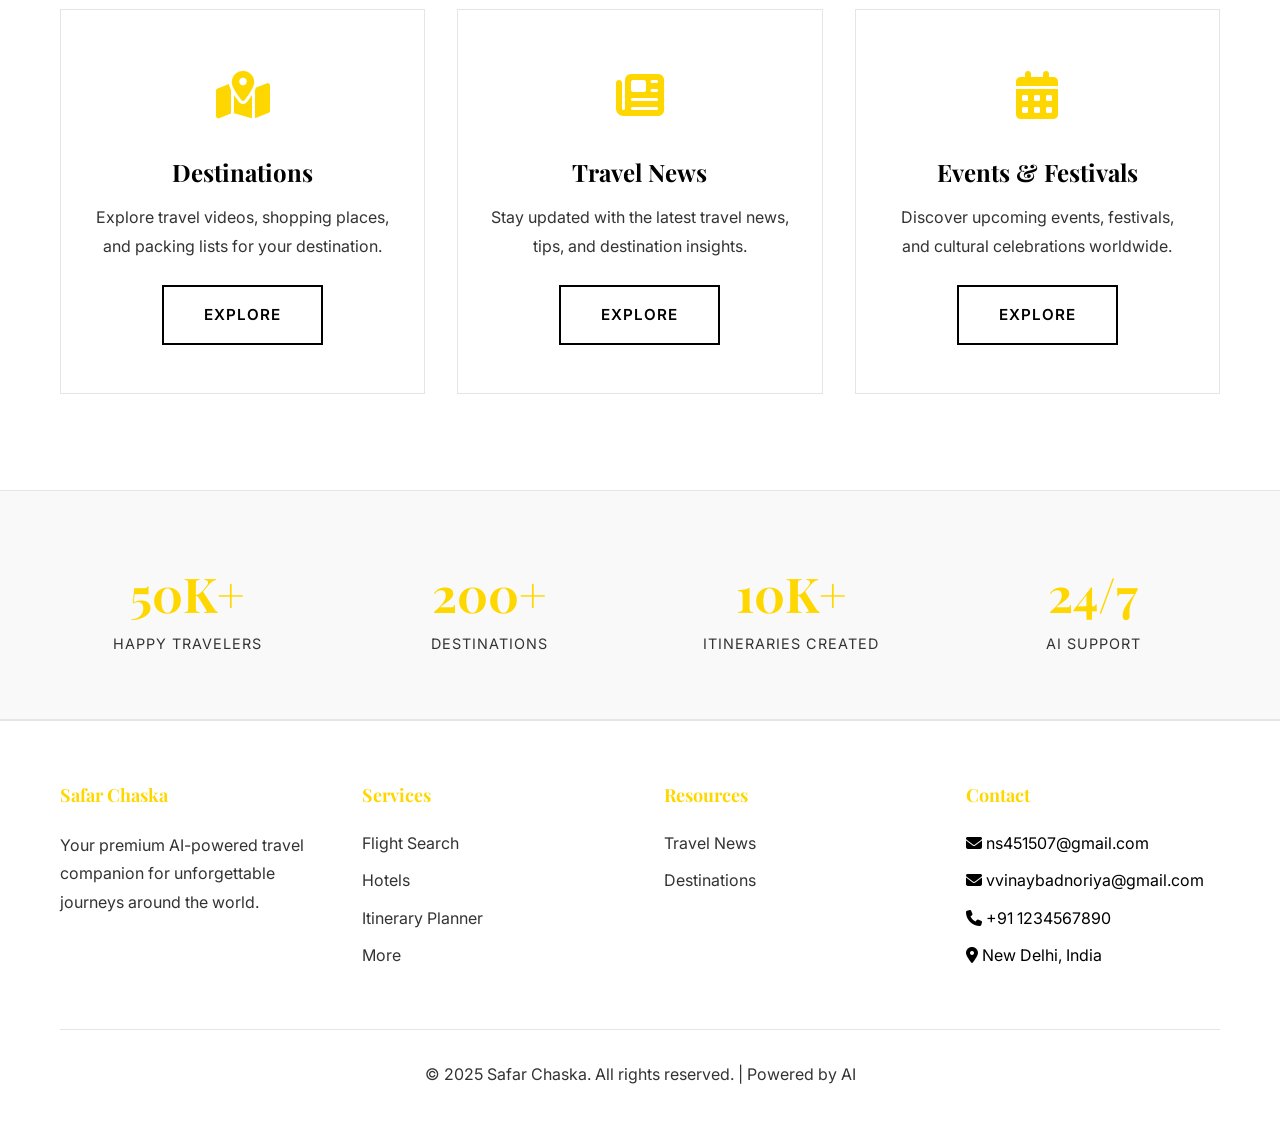
<file: home.html>
<!DOCTYPE html>
<html lang="en">

<head>
    <meta charset="UTF-8">
    <meta name="viewport" content="width=device-width, initial-scale=1.0">
    <title>Safar Chaska - Premium Travel Planner</title>

    <!-- Google Fonts -->
    <link rel="preconnect" href="https://fonts.googleapis.com">
    <link rel="preconnect" href="https://fonts.gstatic.com" crossorigin>
    <link
        href="https://fonts.googleapis.com/css2?family=Playfair+Display:wght@400;500;600;700&family=Inter:wght@300;400;500;600;700&display=swap"
        rel="stylesheet">

    <!-- Font Awesome -->
    <link rel="stylesheet" href="https://cdnjs.cloudflare.com/ajax/libs/font-awesome/6.4.0/css/all.min.css">

    <!-- Theme CSS -->
    <link rel="stylesheet" href="assets/css/theme.css">

    <style>
        /* Page-specific styles */
        .services-grid {
            display: grid;
            grid-template-columns: repeat(auto-fit, minmax(300px, 1fr));
            gap: 2rem;
            margin-top: 3rem;
        }

        .service-card {
            background: var(--bg-card);
            border: 1px solid var(--border-color);
            padding: 3rem 2rem;
            text-align: center;
            transition: var(--transition);
            position: relative;
            overflow: hidden;
        }

        .service-card::before {
            content: '';
            position: absolute;
            top: 0;
            left: 0;
            width: 100%;
            height: 3px;
            background: var(--gold);
            transform: scaleX(0);
            transition: var(--transition);
        }

        .service-card:hover::before {
            transform: scaleX(1);
        }

        .service-card:hover {
            transform: translateY(-10px);
            border-color: rgba(255, 255, 255, 0.3);
            box-shadow: var(--shadow);
        }

        .service-icon {
            font-size: 3rem;
            color: var(--gold);
            margin-bottom: 1.5rem;
        }

        .service-title {
            font-size: 1.5rem;
            margin-bottom: 1rem;
            color: var(--text-primary);
        }

        .service-desc {
            color: var(--text-secondary);
            margin-bottom: 1.5rem;
            line-height: 1.8;
        }

        .stats-section {
            background: #f9f9f9;
            /* light white background */
            padding: 4rem 0;
            border-top: 1px solid rgba(0, 0, 0, 0.08);
            border-bottom: 1px solid rgba(0, 0, 0, 0.08);
        }

        .stats-grid {
            display: grid;
            grid-template-columns: repeat(auto-fit, minmax(200px, 1fr));
            gap: 3rem;
            text-align: center;
        }

        .stat-number {
            font-size: 3rem;
            font-weight: 700;
            color: var(--gold);
            font-family: 'Playfair Display', serif;
        }

        .stat-label {
            color: var(--text-secondary);
            text-transform: uppercase;
            letter-spacing: 1px;
            font-size: 0.9rem;
        }
    </style>
</head>

<body>
    <!-- Navigation -->
    <nav class="navbar" id="navbar">
        <div class="nav-container">
            <div class="nav-logo">
                <img src="./assets/logo.png" class="responsive-logo" alt="SafarChaska Logo">
                <span>Safar Chaska</span>
            </div>
            <ul class="nav-menu" id="navMenu">
                <li><a href="index.html" class="nav-link active">Home</a></li>
                <li><a href="pages/flights.html" class="nav-link">Flights</a></li>
                <li><a href="pages/hotels.html" class="nav-link">Hotels</a></li>
                <li><a href="pages/itinerary.html" class="nav-link">Itinerary</a></li>
                <li><a href="pages/destinations.html" class="nav-link">Destinations</a></li>
                <li><a href="pages/news.html" class="nav-link">Travel News</a></li>
                <li><a href="pages/more.html" class="nav-link">More</a></li>
                <li><a href="#" id="loginBtn" class="nav-link" style="color: var(--gold);"><i
                            class="fas fa-user-circle"></i> Login</a></li>
            </ul>
            <button class="nav-toggle" id="navToggle">
                <i class="fas fa-bars"></i>
            </button>
        </div>
    </nav>

    <!-- Hero Section -->
    <section class="hero">
        <div class="hero-bg"
            style="background-image: url('https://images.unsplash.com/photo-1488646953014-85cb44e25828?w=1920');"></div>
        <div class="hero-content">
            <h1 class="hero-title">Elevate Your Journey</h1>
            <p class="hero-subtitle">Experience luxury travel planning powered by artificial intelligence. Discover
                destinations, plan itineraries, and create unforgettable memories.</p>
            <div class="hero-cta">
                <a href="pages/flights.html" class="btn btn-primary">
                    Start Planning <i class="fas fa-arrow-right"></i>
                </a>
                <a href="#services" class="btn btn-secondary">
                    Explore Services
                </a>
            </div>
        </div>
    </section>

    <!-- Services Section -->
    <section id="services">
        <div class="container">
            <div class="section-header">
                <h2 class="section-title">Premium Services</h2>
                <p class="section-subtitle">Comprehensive AI-powered travel solutions tailored to your needs</p>
            </div>

            <div class="services-grid">
                <div class="service-card">
                    <div class="service-icon">
                        <i class="fas fa-plane"></i>
                    </div>
                    <h3 class="service-title">Flight Search</h3>
                    <p class="service-desc">Find the best flight deals with real-time pricing and multiple booking
                        options from top providers.</p>
                    <a href="pages/flights.html" class="btn btn-secondary">Explore</a>
                </div>

                <div class="service-card">
                    <div class="service-icon">
                        <i class="fas fa-hotel"></i>
                    </div>
                    <h3 class="service-title">Luxury Hotels</h3>
                    <p class="service-desc">Discover premium accommodations curated to match your preferences and
                        budget.</p>
                    <a href="pages/hotels.html" class="btn btn-secondary">Explore</a>
                </div>

                <div class="service-card">
                    <div class="service-icon">
                        <i class="fas fa-route"></i>
                    </div>
                    <h3 class="service-title">AI Itinerary</h3>
                    <p class="service-desc">Generate personalized day-by-day travel plans with AI-powered
                        recommendations.</p>
                    <a href="pages/itinerary.html" class="btn btn-secondary">Explore</a>
                </div>

                <div class="service-card">
                    <div class="service-icon">
                        <i class="fas fa-map-marked-alt"></i>
                    </div>
                    <h3 class="service-title">Destinations</h3>
                    <p class="service-desc">Explore travel videos, shopping places, and packing lists for
                        your destination.</p>
                    <a href="pages/destinations.html" class="btn btn-secondary">Explore</a>
                </div>

                <div class="service-card">
                    <div class="service-icon">
                        <i class="fas fa-newspaper"></i>
                    </div>
                    <h3 class="service-title">Travel News</h3>
                    <p class="service-desc">Stay updated with the latest travel news, tips, and destination insights.
                    </p>
                    <a href="pages/news.html" class="btn btn-secondary">Explore</a>
                </div>

                <div class="service-card">
                    <div class="service-icon">
                        <i class="fas fa-calendar-alt"></i>
                    </div>
                    <h3 class="service-title">Events & Festivals</h3>
                    <p class="service-desc">Discover upcoming events, festivals, and cultural celebrations worldwide.
                    </p>
                    <a href="pages/events.html" class="btn btn-secondary">Explore</a>
                </div>
            </div>
        </div>
    </section>

    <!-- Stats Section -->
    <section class="stats-section">
        <div class="container">
            <div class="stats-grid">
                <div class="stat-item">
                    <div class="stat-number">50K+</div>
                    <div class="stat-label">Happy Travelers</div>
                </div>
                <div class="stat-item">
                    <div class="stat-number">200+</div>
                    <div class="stat-label">Destinations</div>
                </div>
                <div class="stat-item">
                    <div class="stat-number">10K+</div>
                    <div class="stat-label">Itineraries Created</div>
                </div>
                <div class="stat-item">
                    <div class="stat-number">24/7</div>
                    <div class="stat-label">AI Support</div>
                </div>
            </div>
        </div>
    </section>

    <!-- Footer -->
    <footer class="footer">
        <div class="container">
            <div class="footer-content">
                <div class="footer-section">
                    <h4>Safar Chaska</h4>
                    <p style="color: var(--text-secondary); line-height: 1.8;">
                        Your premium AI-powered travel companion for unforgettable journeys around the world.
                    </p>
                </div>

                <div class="footer-section">
                    <h4>Services</h4>
                    <ul>
                        <li><a href="pages/flights.html">Flight Search</a></li>
                        <li><a href="pages/hotels.html">Hotels</a></li>
                        <li><a href="pages/itinerary.html">Itinerary Planner</a></li>
                        <li><a href="pages/more.html">More</a></li>
                    </ul>
                </div>

                <div class="footer-section">
                    <h4>Resources</h4>
                    <ul>
                        <li><a href="pages/news.html">Travel News</a></li>
                        <li><a href="pages/destinations.html">Destinations</a></li>
                    </ul>
                </div>

                <div class="footer-section">
                    <h4>Contact</h4>
                    <ul>
                        <li><i class="fas fa-envelope"></i> ns451507@gmail.com</li>
                        <li><i class="fas fa-envelope"></i> vvinaybadnoriya@gmail.com</li>
                        <li><i class="fas fa-phone"></i> +91 1234567890</li>
                        <li><i class="fas fa-map-marker-alt"></i> New Delhi, India</li>
                    </ul>
                </div>
            </div>

            <div class="footer-bottom">
                <p>&copy; 2025 Safar Chaska. All rights reserved. | Powered by AI</p>
            </div>
        </div>
    </footer>

    <!-- JavaScript -->
    <!-- Runtime backend URL (set to Render backend) -->
    <script>
        window.API_BASE_URL = "https://ai-autonomous-travel-planner-4.onrender.com";
    </script>
    <script src="assets/js/common.js"></script>
    <script src="assets/js/auth.js"></script>
    <script src="assets/js/chatbot.js"></script>
</body>

</html>
</file>
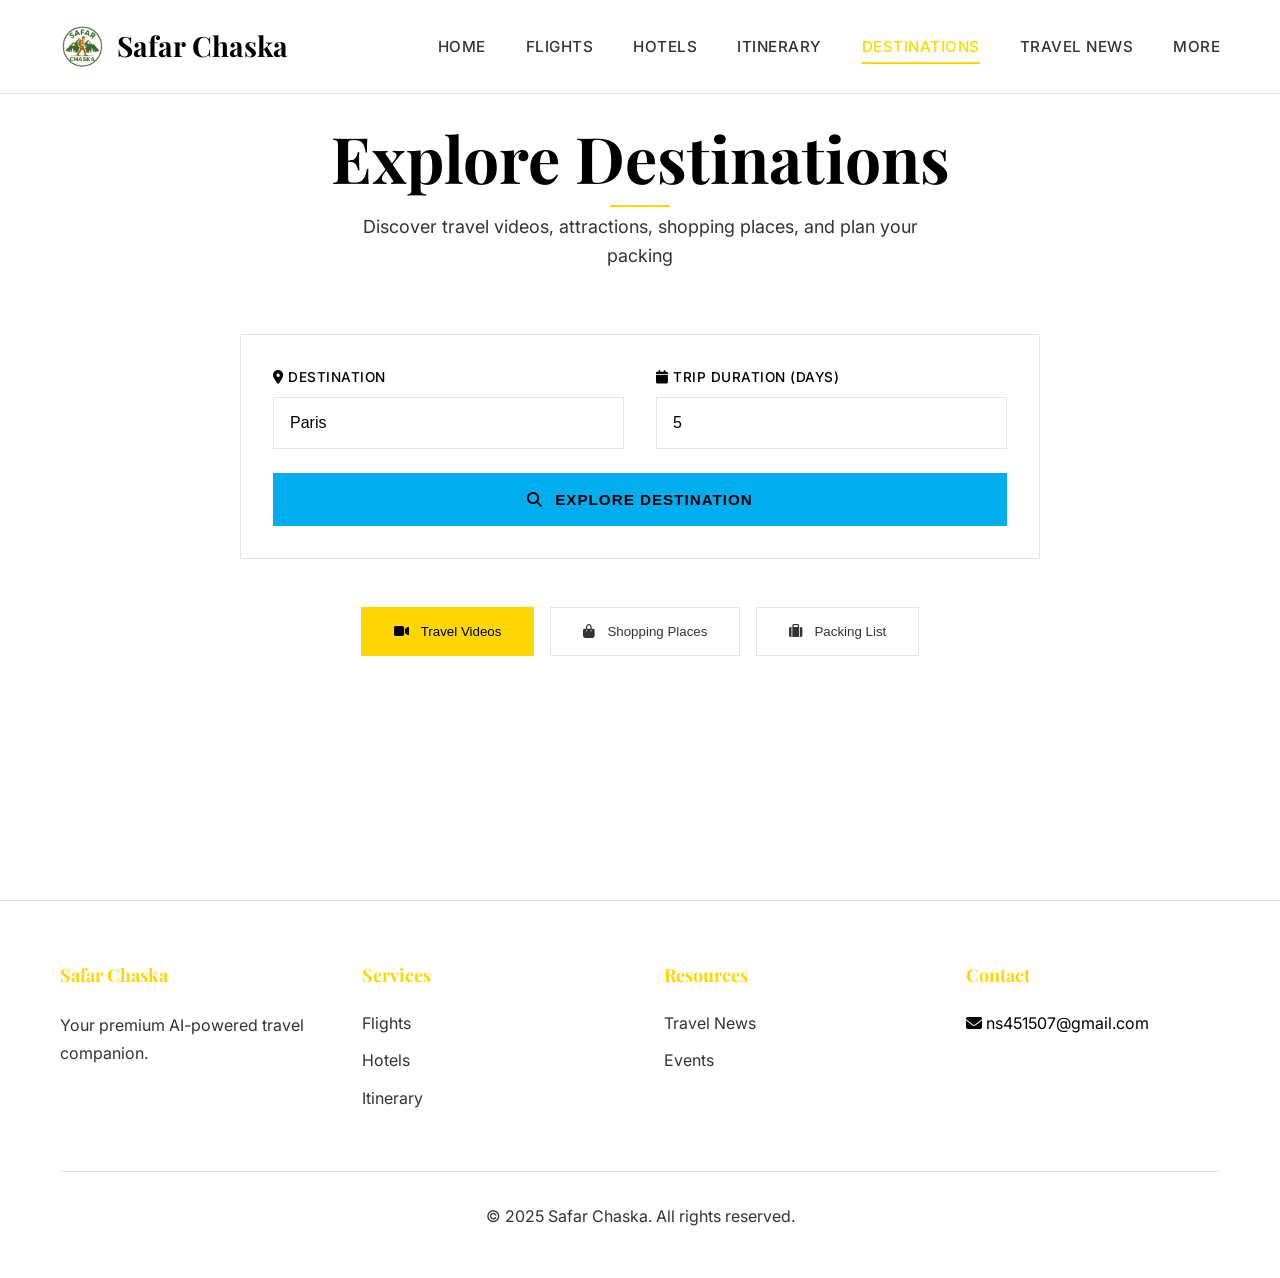
<file: pages/destinations.html>
<!DOCTYPE html>
<html lang="en">

<head>
    <meta charset="UTF-8">
    <meta name="viewport" content="width=device-width, initial-scale=1.0">
    <title>Destinations - Safar Chaska</title>

    <link rel="preconnect" href="https://fonts.googleapis.com">
    <link rel="preconnect" href="https://fonts.gstatic.com" crossorigin>
    <link
        href="https://fonts.googleapis.com/css2?family=Playfair+Display:wght@400;500;600;700&family=Inter:wght@300;400;500;600;700&display=swap"
        rel="stylesheet">
    <link rel="stylesheet" href="https://cdnjs.cloudflare.com/ajax/libs/font-awesome/6.4.0/css/all.min.css">
    <link rel="stylesheet" href="../assets/css/theme.css">

    <style>
        .tabs {
            display: flex;
            gap: 1rem;
            margin-bottom: 2rem;
            flex-wrap: wrap;
            justify-content: center;
        }

        .tab-btn {
            padding: 1rem 2rem;
            background: var(--bg-card);
            border: 1px solid var(--border-color);
            color: var(--text-secondary);
            cursor: pointer;
            transition: var(--transition);
            font-weight: 500;
            display: flex;
            align-items: center;
            gap: 0.75rem;
        }

        .tab-btn:hover {
            background: var(--medium-dark);
            border-color: rgba(255, 255, 255, 0.3);
        }

        .tab-btn.active {
            background: var(--gold);
            color: var(--pure-black);
            border-color: var(--gold);
        }

        .tab-content {
            display: none;
        }

        .tab-content.active {
            display: block;
            animation: fadeIn 0.5s ease-out;
        }

        .video-grid {
            display: grid;
            grid-template-columns: repeat(auto-fill, minmax(350px, 1fr));
            gap: 2rem;
            margin-top: 2rem;
        }

        .video-card {
            background: var(--bg-card);
            border: 1px solid var(--border-color);
            overflow: hidden;
            transition: var(--transition);
        }

        .video-card:hover {
            transform: translateY(-5px);
            box-shadow: var(--shadow);
        }

        .video-thumbnail {
            width: 100%;
            height: 200px;
            object-fit: cover;
            background: var(--medium-dark);
        }

        .video-content {
            padding: 1.5rem;
        }

        .video-title {
            font-size: 1.1rem;
            margin-bottom: 0.75rem;
            color: var(--text-primary);
            line-height: 1.4;
        }

        .video-summary {
            color: var(--text-secondary);
            font-size: 0.9rem;
            line-height: 1.6;
            margin-bottom: 1rem;
        }

        .attraction-grid {
            display: grid;
            grid-template-columns: repeat(auto-fill, minmax(300px, 1fr));
            gap: 2rem;
            margin-top: 2rem;
        }

        .attraction-card {
            background: var(--bg-card);
            border: 1px solid var(--border-color);
            padding: 1.5rem;
            transition: var(--transition);
        }

        .attraction-card:hover {
            transform: translateY(-5px);
            box-shadow: var(--shadow);
        }

        .shopping-grid {
            display: grid;
            grid-template-columns: repeat(auto-fill, minmax(320px, 1fr));
            gap: 2rem;
            margin-top: 2rem;
        }

        .shopping-card {
            background: var(--bg-card);
            border: 1px solid var(--border-color);
            overflow: hidden;
            transition: var(--transition);
        }

        .shopping-card:hover {
            transform: translateY(-5px);
            box-shadow: var(--shadow);
        }

        .shopping-image {
            width: 100%;
            height: 180px;
            object-fit: cover;
            background: var(--medium-dark);
        }

        .shopping-content {
            padding: 1.5rem;
        }

        .packing-list {
            background: var(--bg-card);
            border: 1px solid var(--border-color);
            padding: 2rem;
            margin-top: 2rem;
        }

        .packing-category {
            margin-bottom: 2rem;
        }

        .packing-category h3 {
            color: var(--gold);
            margin-bottom: 1rem;
            font-size: 1.25rem;
        }

        .packing-items {
            display: grid;
            grid-template-columns: repeat(auto-fill, minmax(200px, 1fr));
            gap: 0.75rem;
        }

        .packing-item {
            padding: 0.75rem;
            background: #ffffff;
            color: #000000;
            border: 1px solid var(--border-color);
            display: flex;
            align-items: center;
            gap: 0.75rem;
            transition: var(--transition);
        }

        .packing-item:hover {
            background: #f5f5f5;
            border-color: var(--gold);
        }

        .packing-item i {
            color: var(--gold);
        }

        .badge {
            display: inline-block;
            padding: 0.25rem 0.75rem;
            background: var(--gold);
            color: var(--pure-black);
            font-size: 0.75rem;
            font-weight: 600;
            border-radius: 3px;
            margin-left: 0.5rem;
        }

        .category-badge {
            display: inline-block;
            padding: 0.35rem 0.75rem;
            background: rgba(212, 175, 55, 0.2);
            color: var(--gold);
            font-size: 0.8rem;
            border: 1px solid var(--gold);
            border-radius: 3px;
            margin-top: 0.5rem;
        }
    </style>
</head>

<body>
    <nav class="navbar" id="navbar">
        <div class="nav-container">
            <div class="nav-logo">
                <img src="../assets/logo.png" class="responsive-logo" alt="SafarChaska Logo">
                <span>Safar Chaska</span>
            </div>
            <ul class="nav-menu" id="navMenu">
                <li><a href="../home.html" class="nav-link">Home</a></li>
                <li><a href="flights.html" class="nav-link">Flights</a></li>
                <li><a href="hotels.html" class="nav-link">Hotels</a></li>
                <li><a href="itinerary.html" class="nav-link">Itinerary</a></li>
                <li><a href="destinations.html" class="nav-link active">Destinations</a></li>
                <li><a href="news.html" class="nav-link">Travel News</a></li>
                <li><a href="more.html" class="nav-link">More</a></li>
            </ul>
            <button class="nav-toggle" id="navToggle">
                <i class="fas fa-bars"></i>
            </button>
        </div>
    </nav>

    <section style="padding-top: 120px; min-height: 100vh; padding-bottom: 4rem;">
        <div class="container">
            <div class="section-header">
                <h1 class="section-title">Explore Destinations</h1>
                <p class="section-subtitle">Discover travel videos, attractions, shopping places, and plan your packing
                </p>
            </div>

            <!-- Search Form -->
            <div class="card" style="max-width: 800px; margin: 0 auto 3rem;">
                <form id="searchForm">
                    <div class="grid grid-2">
                        <div class="form-group">
                            <label class="form-label"><i class="fas fa-map-marker-alt"></i> Destination</label>
                            <input type="text" class="form-control" id="destination" placeholder="Paris" required>
                        </div>
                        <div class="form-group">
                            <label class="form-label"><i class="fas fa-calendar"></i> Trip Duration (days)</label>
                            <input type="number" class="form-control" id="duration" value="5" min="1" max="30">
                        </div>
                    </div>
                    <button type="submit" class="btn btn-primary btn-block">
                        <i class="fas fa-search"></i> Explore Destination
                    </button>
                </form>
            </div>

            <!-- Tabs -->
            <div class="tabs">
                <button class="tab-btn active" data-tab="videos">
                    <i class="fas fa-video"></i> Travel Videos
                </button>
                
                <button class="tab-btn" data-tab="shopping">
                    <i class="fas fa-shopping-bag"></i> Shopping Places
                </button>
                <button class="tab-btn" data-tab="packing">
                    <i class="fas fa-suitcase"></i> Packing List
                </button>
            </div>

            <!-- Videos Tab -->
            <div id="videos-tab" class="tab-content active">
                <div id="videosResults"></div>
            </div>

            <!-- Attractions Tab -->
            <div id="attractions-tab" class="tab-content">
                <div id="attractionsResults"></div>
            </div>

            <!-- Shopping Tab -->
            <div id="shopping-tab" class="tab-content">
                <div id="shoppingResults"></div>
            </div>

            <!-- Packing List Tab -->
            <div id="packing-tab" class="tab-content">
                <div id="packingResults"></div>
            </div>
        </div>
    </section>

    <footer class="footer">
        <div class="container">
            <div class="footer-content">
                <div class="footer-section">
                    <h4>Safar Chaska</h4>
                    <p style="color: var(--text-secondary); line-height: 1.8;">Your premium AI-powered travel companion.
                    </p>
                </div>
                <div class="footer-section">
                    <h4>Services</h4>
                    <ul>
                        <li><a href="flights.html">Flights</a></li>
                        <li><a href="hotels.html">Hotels</a></li>
                        <li><a href="itinerary.html">Itinerary</a></li>
                    </ul>
                </div>
                <div class="footer-section">
                    <h4>Resources</h4>
                    <ul>
                        <li><a href="news.html">Travel News</a></li>
                        <li><a href="events.html">Events</a></li>
                    </ul>
                </div>
                <div class="footer-section">
                    <h4>Contact</h4>
                    <ul>
                        <li><i class="fas fa-envelope"></i> ns451507@gmail.com</li>
                    </ul>
                </div>
            </div>
            <div class="footer-bottom">
                <p>&copy; 2025 Safar Chaska. All rights reserved.</p>
            </div>
        </div>
    </footer>

    <script src="../assets/js/common.js"></script>
    <script>
        // Global State
        let currentSearch = {
            destination: '',
            duration: 5,
            loadedTabs: new Set()
        };

        // Initialize Page
        window.addEventListener('load', () => {
            const savedSearch = localStorage.getItem('last_destination_search');
            if (savedSearch) {
                const data = JSON.parse(savedSearch);
                document.getElementById('destination').value = data.destination || '';
                document.getElementById('duration').value = data.duration || 5;
                currentSearch.destination = data.destination;
                currentSearch.duration = data.duration;
                
                if (currentSearch.destination) {
                    performSearch();
                }
            } else {
                // Default if no saved search
                document.getElementById('destination').value = 'Paris';
                document.getElementById('duration').value = 5;
            }
        });

        // Tab switching
        document.querySelectorAll('.tab-btn').forEach(btn => {
            btn.addEventListener('click', () => {
                const tabName = btn.dataset.tab;
                
                // UI Update
                document.querySelectorAll('.tab-btn').forEach(b => b.classList.remove('active'));
                document.querySelectorAll('.tab-content').forEach(c => c.classList.remove('active'));
                btn.classList.add('active');
                document.getElementById(`${tabName}-tab`).classList.add('active');
                
                // Lazy Load data for this tab if we have a destination
                if (currentSearch.destination) {
                    loadDataForTab(tabName);
                }
            });
        });

        // Form submission
        document.getElementById('searchForm').addEventListener('submit', (e) => {
            e.preventDefault();
            performSearch(true);
        });

        function performSearch(isNewSearch = false) {
            const destination = document.getElementById('destination').value.trim();
            const duration = parseInt(document.getElementById('duration').value);

            if (!destination) return;

            // Updated global state
            currentSearch.destination = destination;
            currentSearch.duration = duration;
            
            if (isNewSearch) {
                currentSearch.loadedTabs.clear();
                // Clear tab contents to show fresh loading
                document.getElementById('videosResults').innerHTML = '';
                document.getElementById('shoppingResults').innerHTML = '';
                document.getElementById('packingResults').innerHTML = '';
                document.getElementById('attractionsResults').innerHTML = '';
            }

            // Save state
            localStorage.setItem('last_destination_search', JSON.stringify({
                destination: currentSearch.destination,
                duration: currentSearch.duration
            }));

            // Load data only for the ACTIVE tab
            const activeTab = document.querySelector('.tab-btn.active').dataset.tab;
            loadDataForTab(activeTab);
            
            if (isNewSearch) {
                showToast(`Searching for ${destination}...`);
            }
        }

        async function loadDataForTab(tabName) {
            // Don't reload if already loaded for this destination
            const loadedKey = `${currentSearch.destination}_${tabName}`;
            if (currentSearch.loadedTabs.has(loadedKey)) return;

            const destination = currentSearch.destination;
            const duration = currentSearch.duration;

            try {
                switch(tabName) {
                    case 'videos':
                        await loadVideos(destination);
                        break;
                    case 'shopping':
                        await loadShopping(destination);
                        break;
                    case 'packing':
                        await loadPackingList(destination, duration);
                        break;
                    case 'attractions':
                        await loadAttractions(destination);
                        break;
                }
                currentSearch.loadedTabs.add(loadedKey);
            } catch (error) {
                console.error(`Error loading ${tabName}:`, error);
            }
        }

        // Load YouTube Videos
        async function loadVideos(destination) {
            showLoading('videosResults');
            try {
                const response = await apiCall('/api/youtube/videos', { city: destination });
                if (response.success && response.videos) {
                    displayVideos(response.videos);
                } else {
                    showError('videosResults', 'No videos found');
                }
            } catch (error) {
                showError('videosResults', 'Failed to load videos');
            }
        }

        function displayVideos(videos) {
            if (!videos || videos.length === 0) {
                document.getElementById('videosResults').innerHTML = `
                    <div class="text-center" style="padding: 3rem;">
                        <i class="fas fa-video-slash" style="font-size: 4rem; color: var(--text-muted); margin-bottom: 1rem;"></i>
                        <p style="color: var(--text-secondary);">No travel videos found.</p>
                    </div>
                `;
                return;
            }
            const html = videos.map(videoData => {
                const video = videoData.video || {};
                const summary = videoData.summary || '';
                return `
                    <div class="video-card">
                        <img src="${video.thumbnail || 'https://via.placeholder.com/400x225?text=Video'}" 
                             alt="${video.title}" 
                             class="video-thumbnail">
                        <div class="video-content">
                            <h3 class="video-title">${video.title || 'Travel Video'}</h3>
                            ${summary ? `
                                <div class="video-summary">
                                    <strong style="color: var(--gold);">AI Summary:</strong><br>
                                    ${summary.substring(0, 200)}...
                                </div>
                            ` : ''}
                            <a href="https://www.youtube.com/watch?v=${video.video_id}" target="_blank" class="btn btn-secondary btn-block">
                                <i class="fab fa-youtube"></i> Watch on YouTube
                            </a>
                        </div>
                    </div>
                `;
            }).join('');
            document.getElementById('videosResults').innerHTML = `<div class="video-grid">${html}</div>`;
        }

        // Load Attractions
        async function loadAttractions(destination) {
            showLoading('attractionsResults');
            try {
                const response = await apiCall('/api/resources/attractions', { destination });
                if (response.success && response.attractions) {
                    displayAttractions(response.attractions, destination);
                } else {
                    showError('attractionsResults', 'No attractions information available');
                }
            } catch (error) {
                showError('attractionsResults', 'Failed to load attractions');
            }
        }

        function displayAttractions(attractionsText, destination) {
            const sections = attractionsText.split('\n\n');
            let html = `
                <div class="card">
                    <h2 style="color: var(--gold); margin-bottom: 1.5rem;">
                        <i class="fas fa-landmark"></i> About ${destination}
                    </h2>
                    <div style="line-height: 1.8; color: var(--text-secondary);">
                        ${sections.map(section => `<p style="margin-bottom: 1rem;">${section}</p>`).join('')}
                    </div>
                </div>
            `;
            document.getElementById('attractionsResults').innerHTML = html;
        }

        // Load Shopping Places
        async function loadShopping(destination) {
            showLoading('shoppingResults');
            try {
                const response = await apiCall('/api/shopping/places', { city: destination });
                if (response.success && response.places) {
                    displayShopping(response.places);
                } else {
                    showError('shoppingResults', 'No shopping places found');
                }
            } catch (error) {
                showError('shoppingResults', 'Failed to load shopping places');
            }
        }

        function displayShopping(places) {
            const allPlaces = [
                ...(places.shopping_malls || []).map(p => ({ ...p, category: 'Shopping Mall' })),
                ...(places.local_markets || []).map(p => ({ ...p, category: 'Local Market' })),
                ...(places.retail_areas || []).map(p => ({ ...p, category: 'Retail Area' }))
            ];

            if (allPlaces.length === 0) {
                document.getElementById('shoppingResults').innerHTML = `
                    <div class="text-center" style="padding: 3rem;">
                        <i class="fas fa-shopping-bag" style="font-size: 4rem; color: var(--text-muted); margin-bottom: 1rem;"></i>
                        <p style="color: var(--text-secondary);">No shopping places found.</p>
                    </div>
                `;
                return;
            }

            const html = allPlaces.map(place => `
                <div class="shopping-card">
                    <img src="${place.image_url || 'https://images.unsplash.com/photo-1441986300917-64674bd600d8?w=400'}" 
                         alt="${place.name}" 
                         class="shopping-image"
                         onerror="this.src='https://images.unsplash.com/photo-1441986300917-64674bd600d8?w=400'">
                    <div class="shopping-content">
                        <h3 style="color: var(--gold); margin-bottom: 0.5rem;">${place.name}</h3>
                        <span class="category-badge">${place.category}</span>
                        <p style="color: var(--text-secondary); margin: 1rem 0; line-height: 1.6;">
                            ${place.address || 'Address not available'}
                        </p>
                        ${place.distance ? `<p style="color: var(--gold); font-size: 0.9rem;"><i class="fas fa-map-marker-alt"></i> ${place.distance.toFixed(1)} km away</p>` : ''}
                    </div>
                </div>
            `).join('');

            document.getElementById('shoppingResults').innerHTML = `<div class="shopping-grid">${html}</div>`;
        }

        // Load Packing List
        async function loadPackingList(destination, days) {
            showLoading('packingResults');
            try {
                const response = await apiCall('/api/resources/packing-list', {
                    destination,
                    days,
                    season: getCurrentSeason()
                });
                if (response.success && response.packing_list) {
                    displayPackingList(response.packing_list, destination, days);
                } else {
                    showError('packingResults', 'Failed to generate packing list');
                }
            } catch (error) {
                showError('packingResults', 'Failed to load packing list');
            }
        }

        function getCurrentSeason() {
            const month = new Date().getMonth() + 1;
            if (month >= 3 && month <= 5) return 'spring';
            if (month >= 6 && month <= 8) return 'summer';
            if (month >= 9 && month <= 11) return 'autumn';
            return 'winter';
        }

        function displayPackingList(packingList, destination, days) {
            const html = `
                <div class="packing-list">
                    <h2 style="color: var(--gold); margin-bottom: 2rem; text-align: center;">
                        <i class="fas fa-suitcase"></i> Packing List for ${destination}
                        <span style="color: var(--text-secondary); font-size: 1rem; display: block; margin-top: 0.5rem;">
                            ${days} Day Trip
                        </span>
                    </h2>
                    <div class="packing-category">
                        <h3><i class="fas fa-star"></i> Essentials</h3>
                        <div class="packing-items">
                            ${(packingList.essentials || []).map(item => `
                                <div class="packing-item">
                                    <i class="fas fa-check"></i>
                                    <span>${item}</span>
                                </div>
                            `).join('')}
                        </div>
                    </div>
                    <div class="packing-category">
                        <h3><i class="fas fa-tshirt"></i> Clothing</h3>
                        <div class="packing-items">
                            ${(packingList.clothing || []).map(item => `
                                <div class="packing-item">
                                    <i class="fas fa-check"></i>
                                    <span>${item}</span>
                                </div>
                            `).join('')}
                        </div>
                    </div>
                    ${packingList.electronics ? `
                    <div class="packing-category">
                        <h3><i class="fas fa-laptop"></i> Electronics</h3>
                        <div class="packing-items">
                            ${packingList.electronics.map(item => `
                                <div class="packing-item">
                                    <i class="fas fa-check"></i>
                                    <span>${item}</span>
                                </div>
                            `).join('')}
                        </div>
                    </div>
                    ` : ''}
                </div>
            `;
            document.getElementById('packingResults').innerHTML = html;
        }
    </script>
    </script>
</body>

</html>
</file>
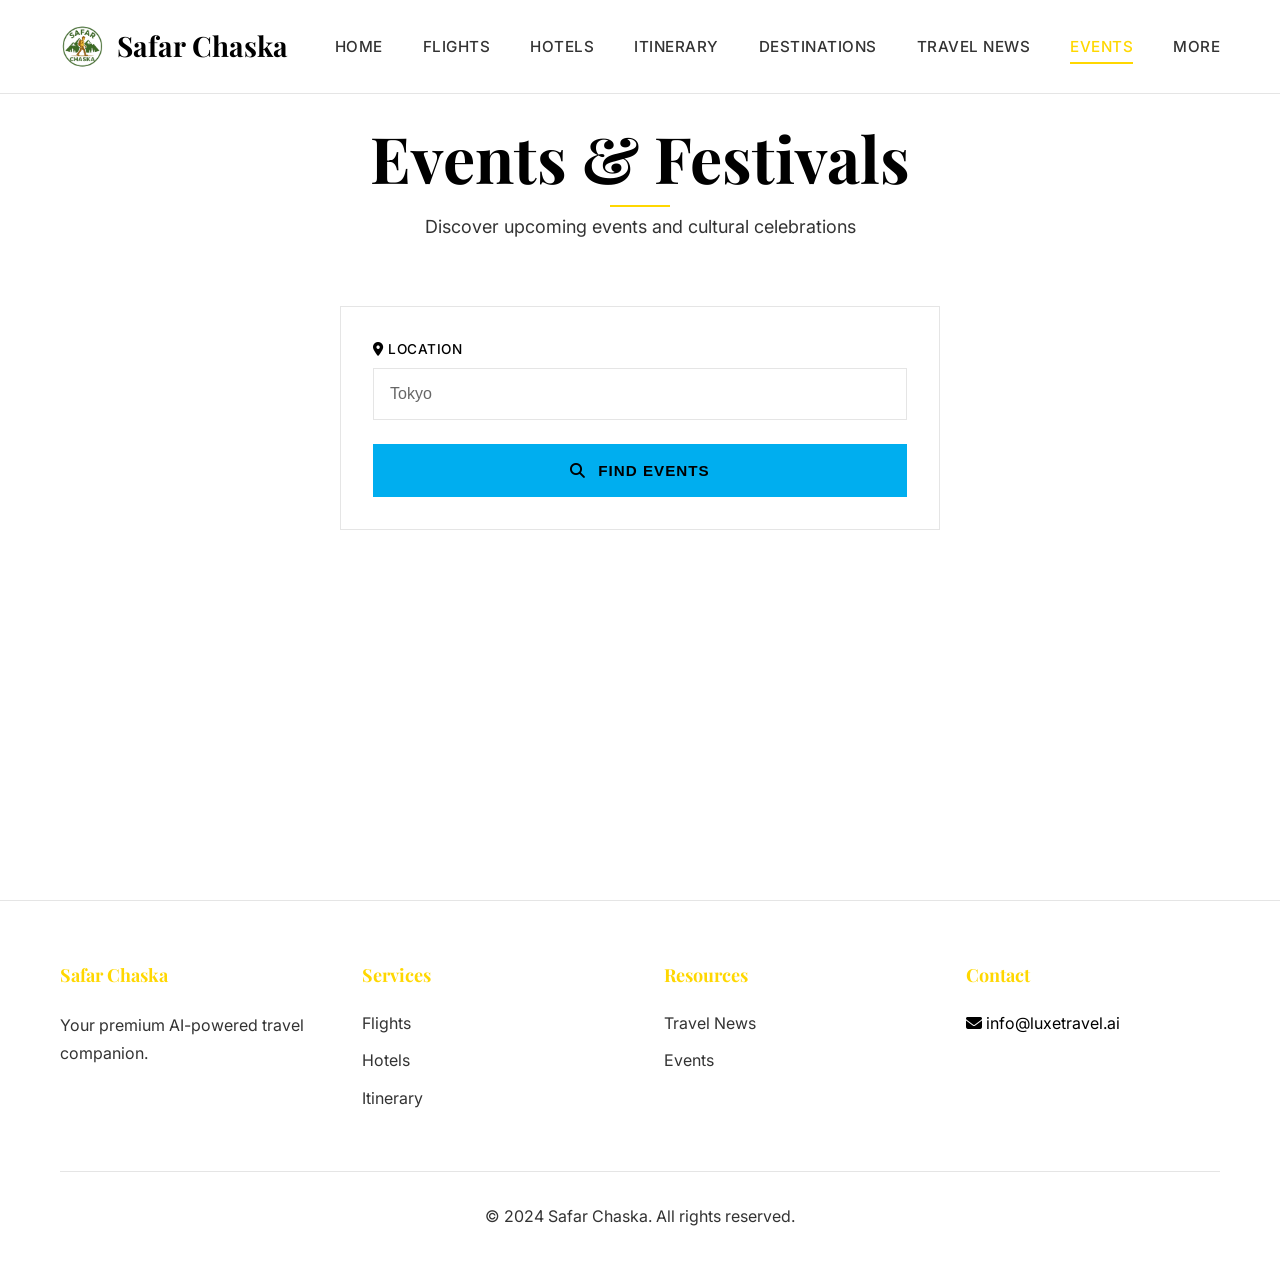
<file: pages/events.html>
<!DOCTYPE html>
<html lang="en">

<head>
    <meta charset="UTF-8">
    <meta name="viewport" content="width=device-width, initial-scale=1.0">
    <title>Events & Festivals - Safar Chaska</title>

    <link rel="preconnect" href="https://fonts.googleapis.com">
    <link rel="preconnect" href="https://fonts.gstatic.com" crossorigin>
    <link
        href="https://fonts.googleapis.com/css2?family=Playfair+Display:wght@400;500;600;700&family=Inter:wght@300;400;500;600;700&display=swap"
        rel="stylesheet">
    <link rel="stylesheet" href="https://cdnjs.cloudflare.com/ajax/libs/font-awesome/6.4.0/css/all.min.css">
    <link rel="stylesheet" href="../assets/css/theme.css">
</head>

<body>
    <nav class="navbar" id="navbar">
        <div class="nav-container">
            <div class="nav-logo">
                <img src="../assets/logo.png" class="responsive-logo" alt="SafarChaska Logo">
                <span>Safar Chaska</span>
            </div>
            <ul class="nav-menu" id="navMenu">
                <li><a href="../home.html" class="nav-link">Home</a></li>
                <li><a href="flights.html" class="nav-link">Flights</a></li>
                <li><a href="hotels.html" class="nav-link">Hotels</a></li>
                <li><a href="itinerary.html" class="nav-link">Itinerary</a></li>
                <li><a href="destinations.html" class="nav-link">Destinations</a></li>
                <li><a href="news.html" class="nav-link">Travel News</a></li>
                <li><a href="events.html" class="nav-link active">Events</a></li>
                <li><a href="more.html" class="nav-link">More</a></li>
            </ul>
            <button class="nav-toggle" id="navToggle">
                <i class="fas fa-bars"></i>
            </button>
        </div>
    </nav>

    <section style="padding-top: 120px; min-height: 100vh; padding-bottom: 4rem;">
        <div class="container">
            <div class="section-header">
                <h1 class="section-title">Events & Festivals</h1>
                <p class="section-subtitle">Discover upcoming events and cultural celebrations</p>
            </div>

            <div class="card" style="max-width: 600px; margin: 0 auto 3rem;">
                <form id="eventsForm">
                    <div class="form-group">
                        <label class="form-label"><i class="fas fa-map-marker-alt"></i> Location</label>
                        <input type="text" class="form-control" id="location" placeholder="Tokyo" required>
                    </div>
                    <button type="submit" class="btn btn-primary btn-block">
                        <i class="fas fa-search"></i> Find Events
                    </button>
                </form>
            </div>

            <div id="results"></div>
        </div>
    </section>

    <footer class="footer">
        <div class="container">
            <div class="footer-content">
                <div class="footer-section">
                    <h4>Safar Chaska</h4>
                    <p style="color: var(--text-secondary); line-height: 1.8;">Your premium AI-powered travel companion.
                    </p>
                </div>
                <div class="footer-section">
                    <h4>Services</h4>
                    <ul>
                        <li><a href="flights.html">Flights</a></li>
                        <li><a href="hotels.html">Hotels</a></li>
                        <li><a href="itinerary.html">Itinerary</a></li>
                    </ul>
                </div>
                <div class="footer-section">
                    <h4>Resources</h4>
                    <ul>
                        <li><a href="news.html">Travel News</a></li>
                        <li><a href="events.html">Events</a></li>
                    </ul>
                </div>
                <div class="footer-section">
                    <h4>Contact</h4>
                    <ul>
                        <li><i class="fas fa-envelope"></i> info@luxetravel.ai</li>
                    </ul>
                </div>
            </div>
            <div class="footer-bottom">
                <p>&copy; 2024 Safar Chaska. All rights reserved.</p>
            </div>
        </div>
    </footer>

    <script src="../assets/js/common.js"></script>
    <script>
        document.getElementById('eventsForm').addEventListener('submit', async (e) => {
            e.preventDefault();

            const location = document.getElementById('location').value;
            showLoading('results');

            try {
                const response = await apiCall('/api/events/search', { city: location });

                if (response.success && response.events) {
                    displayEvents(response.events);
                    showToast(`Found ${response.events.length} events!`);
                } else {
                    showError('results', 'No events found for this location');
                }
            } catch (error) {
                showError('results', 'Failed to fetch events. Please try again.');
                console.error(error);
            }
        });

        function displayEvents(events) {
            if (!events || events.length === 0) {
                document.getElementById('results').innerHTML = `
                    <div class="text-center" style="padding: 3rem;">
                        <i class="fas fa-calendar-times" style="font-size: 4rem; color: var(--text-muted); margin-bottom: 1rem;"></i>
                        <p style="color: var(--text-secondary);">No events found.</p>
                    </div>
                `;
                return;
            }

            const html = events.map(event => `
                <div class="card mb-2">
                    <div style="display: flex; justify-content: space-between; align-items: start; gap: 2rem;">
                        <div style="flex: 1;">
                            <h3 style="color: var(--gold); margin-bottom: 0.5rem;">${event.name}</h3>
                            <p style="color: var(--text-secondary); margin-bottom: 1rem;">
                                <i class="fas fa-calendar"></i> ${formatDate(event.start)}
                            </p>
                            <p style="color: var(--text-muted); font-size: 0.9rem;">
                                <i class="fas fa-tag"></i> Source: ${event.source}
                            </p>
                        </div>
                        <a href="${event.url}" target="_blank" class="btn btn-secondary">
                            <i class="fas fa-external-link-alt"></i> Details
                        </a>
                    </div>
                </div>
            `).join('');

            document.getElementById('results').innerHTML = html;
        }
    </script>
</body>

</html>
</file>
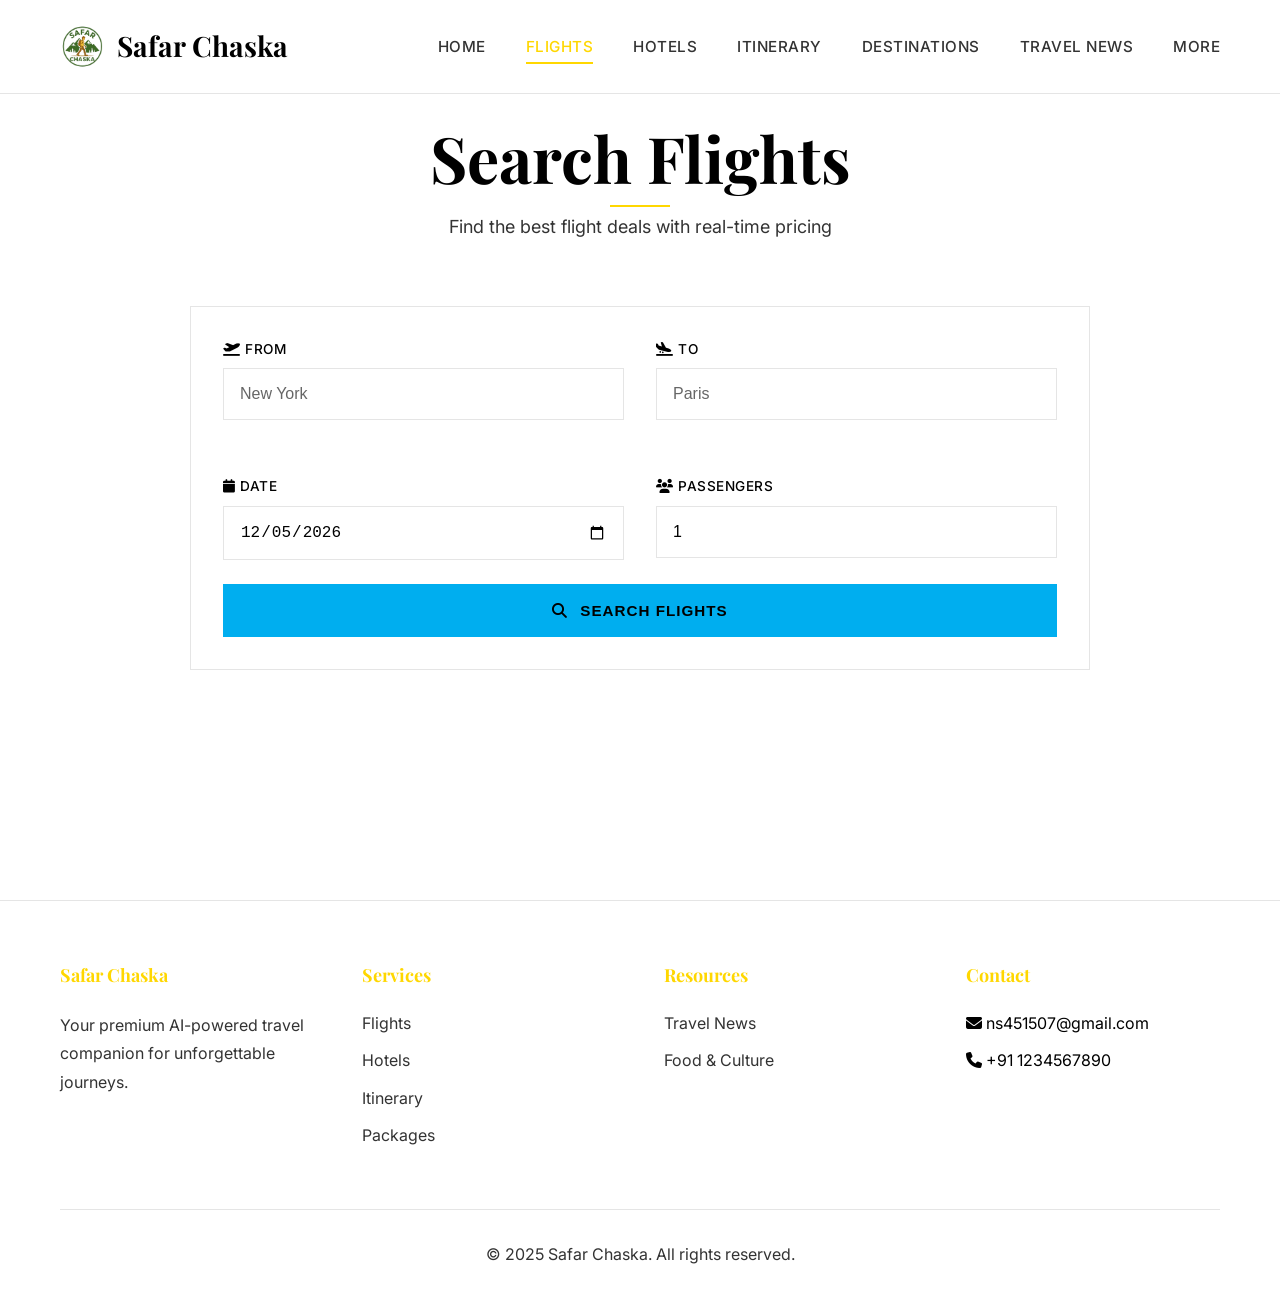
<file: pages/flights.html>
<!DOCTYPE html>
<html lang="en">

<head>
    <meta charset="UTF-8">
    <meta name="viewport" content="width=device-width, initial-scale=1.0">
    <title>Flight Search - Safar Chaska</title>

    <link rel="preconnect" href="https://fonts.googleapis.com">
    <link rel="preconnect" href="https://fonts.gstatic.com" crossorigin>
    <link
        href="https://fonts.googleapis.com/css2?family=Playfair+Display:wght@400;500;600;700&family=Inter:wght@300;400;500;600;700&display=swap"
        rel="stylesheet">
    <link rel="stylesheet" href="https://cdnjs.cloudflare.com/ajax/libs/font-awesome/6.4.0/css/all.min.css">
    <link rel="stylesheet" href="../assets/css/theme.css">

    <style>
        .flight-card {
            background: var(--bg-card);
            border: 1px solid var(--border-color);
            padding: 2rem;
            margin-bottom: 1.5rem;
            transition: var(--transition);
        }

        .flight-card:hover {
            border-color: rgba(255, 255, 255, 0.3);
            transform: translateX(5px);
        }

        .flight-header {
            display: flex;
            justify-content: space-between;
            align-items: center;
            margin-bottom: 1.5rem;
            flex-wrap: wrap;
            gap: 1rem;
        }

        .flight-airline {
            font-size: 1.5rem;
            font-weight: 600;
            color: var(--text-primary);
        }

        .flight-price {
            font-size: 2.5rem;
            font-weight: 700;
            color: var(--gold);
            font-family: 'Playfair Display', serif;
        }

        .flight-details {
            display: grid;
            grid-template-columns: repeat(auto-fit, minmax(200px, 1fr));
            gap: 1.5rem;
        }

        .flight-detail {
            display: flex;
            align-items: center;
            gap: 0.75rem;
            color: var(--text-secondary);
        }

        .flight-detail i {
            color: var(--gold);
            font-size: 1.25rem;
        }

        .booking-links {
            margin-top: 2rem;
            padding-top: 2rem;
            border-top: 1px solid var(--border-color);
        }

        .booking-links h4 {
            margin-bottom: 1rem;
            color: var(--text-primary);
        }

        .link-buttons {
            display: flex;
            gap: 1rem;
            flex-wrap: wrap;
        }
    </style>
</head>

<body>
    <!-- Navigation -->
    <nav class="navbar" id="navbar">
        <div class="nav-container">
            <div class="nav-logo">
                <img src="../assets/logo.png" class="responsive-logo" alt="SafarChaska Logo">
                <span>Safar Chaska</span>
            </div>
            <ul class="nav-menu" id="navMenu">
                <li><a href="../home.html" class="nav-link">Home</a></li>
                <li><a href="flights.html" class="nav-link active">Flights</a></li>
                <li><a href="hotels.html" class="nav-link">Hotels</a></li>
                <li><a href="itinerary.html" class="nav-link">Itinerary</a></li>
                <li><a href="destinations.html" class="nav-link">Destinations</a></li>
                <li><a href="news.html" class="nav-link">Travel News</a></li>
                <li><a href="more.html" class="nav-link">More</a></li>
            </ul>
            <button class="nav-toggle" id="navToggle">
                <i class="fas fa-bars"></i>
            </button>
        </div>
    </nav>

    <!-- Main Content -->
    <section style="padding-top: 120px; min-height: 100vh; padding-bottom: 4rem;">
        <div class="container">
            <div class="section-header">
                <h1 class="section-title">Search Flights</h1>
                <p class="section-subtitle">Find the best flight deals with real-time pricing</p>
            </div>

            <!-- Search Form -->
            <div class="card" style="max-width: 900px; margin: 0 auto 3rem;">
                <form id="flightForm">
                    <div class="grid grid-2">
                        <div class="form-group">
                            <label class="form-label"><i class="fas fa-plane-departure"></i> From</label>
                            <input type="text" class="form-control" id="fromCity" placeholder="New York" required>
                        </div>
                        <div class="form-group">
                            <label class="form-label"><i class="fas fa-plane-arrival"></i> To</label>
                            <input type="text" class="form-control" id="toCity" placeholder="Paris" required>
                        </div>
                        <div class="form-group">
                            <label class="form-label"><i class="fas fa-calendar"></i> Date</label>
                            <input type="date" class="form-control" id="flightDate" required>
                        </div>
                        <div class="form-group">
                            <label class="form-label"><i class="fas fa-users"></i> Passengers</label>
                            <input type="number" class="form-control" id="passengers" value="1" min="1" max="9">
                        </div>
                    </div>
                    <button type="submit" class="btn btn-primary btn-block">
                        <i class="fas fa-search"></i> Search Flights
                    </button>
                </form>
            </div>

            <!-- Results -->
            <div id="results"></div>
        </div>
    </section>

    <!-- Footer -->
    <footer class="footer">
        <div class="container">
            <div class="footer-content">
                <div class="footer-section">
                    <h4>Safar Chaska</h4>
                    <p style="color: var(--text-secondary); line-height: 1.8;">
                        Your premium AI-powered travel companion for unforgettable journeys.
                    </p>
                </div>
                <div class="footer-section">
                    <h4>Services</h4>
                    <ul>
                        <li><a href="flights.html">Flights</a></li>
                        <li><a href="hotels.html">Hotels</a></li>
                        <li><a href="itinerary.html">Itinerary</a></li>
                        <li><a href="packages.html">Packages</a></li>
                    </ul>
                </div>
                <div class="footer-section">
                    <h4>Resources</h4>
                    <ul>
                        <li><a href="news.html">Travel News</a></li>
                        
                        <li><a href="food-culture.html">Food & Culture</a></li>
                    </ul>
                </div>
                <div class="footer-section">
                    <h4>Contact</h4>
                    <ul>
                        <li><i class="fas fa-envelope"></i> ns451507@gmail.com</li>
                        <li><i class="fas fa-phone"></i> +91 1234567890</li>
                    </ul>
                </div>
            </div>
            <div class="footer-bottom">
                <p>&copy; 2025 Safar Chaska. All rights reserved.</p>
            </div>
        </div>
    </footer>

    <script src="../assets/js/common.js"></script>
    <script>
        // Set default date to tomorrow
        const tomorrow = new Date();
        tomorrow.setDate(tomorrow.getDate() + 1);
        const defaultDate = tomorrow.toISOString().split('T')[0];

        // Initialize Page and restore state
        window.addEventListener('load', () => {
            const savedData = localStorage.getItem('last_flight_search');
            if (savedData) {
                const data = JSON.parse(savedData);
                document.getElementById('fromCity').value = data.from_city || '';
                document.getElementById('toCity').value = data.to_city || '';
                document.getElementById('flightDate').value = data.date || defaultDate;
                document.getElementById('passengers').value = data.passengers || 1;
                
                if (data.from_city && data.to_city) {
                    performFlightSearch();
                }
            } else {
                document.getElementById('flightDate').value = defaultDate;
            }
        });

        // Form submission
        document.getElementById('flightForm').addEventListener('submit', (e) => {
            e.preventDefault();
            performFlightSearch(true);
        });

        async function performFlightSearch(forceRefresh = false) {
            const from_city = document.getElementById('fromCity').value;
            const to_city = document.getElementById('toCity').value;
            const date = document.getElementById('flightDate').value;
            const passengers = parseInt(document.getElementById('passengers').value);

            const data = {
                from_city,
                to_city,
                date,
                passengers
            };

            // Save state
            localStorage.setItem('last_flight_search', JSON.stringify(data));

            showLoading('results');

            try {
                // Search flights and get links in parallel (optimized)
                const [flightResponse, linksResponse] = await Promise.all([
                    apiCall('/api/flights/search', data, forceRefresh),
                    apiCall('/api/flights/links', data, forceRefresh)
                ]);

                if (flightResponse.success) {
                    displayFlights(flightResponse.flights, flightResponse.is_mock, linksResponse);
                    if (forceRefresh) showToast('Flights loaded successfully!');
                } else {
                    showError('results', 'No flights found for your search criteria.');
                }
            } catch (error) {
                showError('results', 'Failed to search flights. Please try again.');
                console.error(error);
            }
        }

        function displayFlights(flights, isMock, linksData) {
            if (!flights || flights.length === 0) {
                document.getElementById('results').innerHTML = `
                    <div class="text-center" style="padding: 3rem;">
                        <i class="fas fa-plane-slash" style="font-size: 4rem; color: var(--text-muted); margin-bottom: 1rem;"></i>
                        <p style="color: var(--text-secondary);">No flights found. Try different cities or dates.</p>
                    </div>
                `;
                return;
            }

            let html = '';

            if (isMock) {
                html += `
                    <div style="background: rgba(212, 175, 55, 0.1); border: 1px solid var(--gold); padding: 1rem; margin-bottom: 2rem; text-align: center;">
                        <i class="fas fa-info-circle" style="color: var(--gold);"></i>
                        <span style="color: var(--text-secondary); margin-left: 0.5rem;">Showing demo data (API unavailable)</span>
                    </div>
                `;
            }

            flights.forEach(flight => {
                html += `
                    <div class="flight-card">
                        <div class="flight-header">
                            <div>
                                <div class="flight-airline">${flight.airline}</div>
                                <div style="color: var(--gold); font-size: 0.9rem; margin-top: 0.25rem;">
                                    <i class="fas fa-star"></i> ${flight.type}
                                </div>
                            </div>
                            <div class="flight-price">${formatCurrency(flight.price)}</div>
                        </div>
                        <div class="flight-details">
                            <div class="flight-detail">
                                <i class="fas fa-clock"></i>
                                <span>${flight.duration} minutes</span>
                            </div>
                            <div class="flight-detail">
                                <i class="fas fa-plane-departure"></i>
                                <span>${flight.departure}</span>
                            </div>
                            <div class="flight-detail">
                                <i class="fas fa-plane-arrival"></i>
                                <span>${flight.arrival}</span>
                            </div>
                        </div>
                    </div>
                `;
            });

            // Add booking links
            if (linksData && linksData.success && linksData.links) {
                const links = linksData.links;
                html += `
                    <div class="booking-links">
                        <h4><i class="fas fa-external-link-alt"></i> Book on:</h4>
                        <div class="link-buttons">
                            <a href="${links.google_flights}" target="_blank" class="btn btn-secondary">
                                <i class="fas fa-plane"></i> Google Flights
                            </a>
                            <a href="${links.skyscanner}" target="_blank" class="btn btn-secondary">
                                <i class="fas fa-plane"></i> Skyscanner
                            </a>
                            <a href="${links.kayak}" target="_blank" class="btn btn-secondary">
                                <i class="fas fa-plane"></i> Kayak
                            </a>
                        </div>
                    </div>
                `;
            }

            document.getElementById('results').innerHTML = html;
        }
    </script>
</body>

</html>
</file>
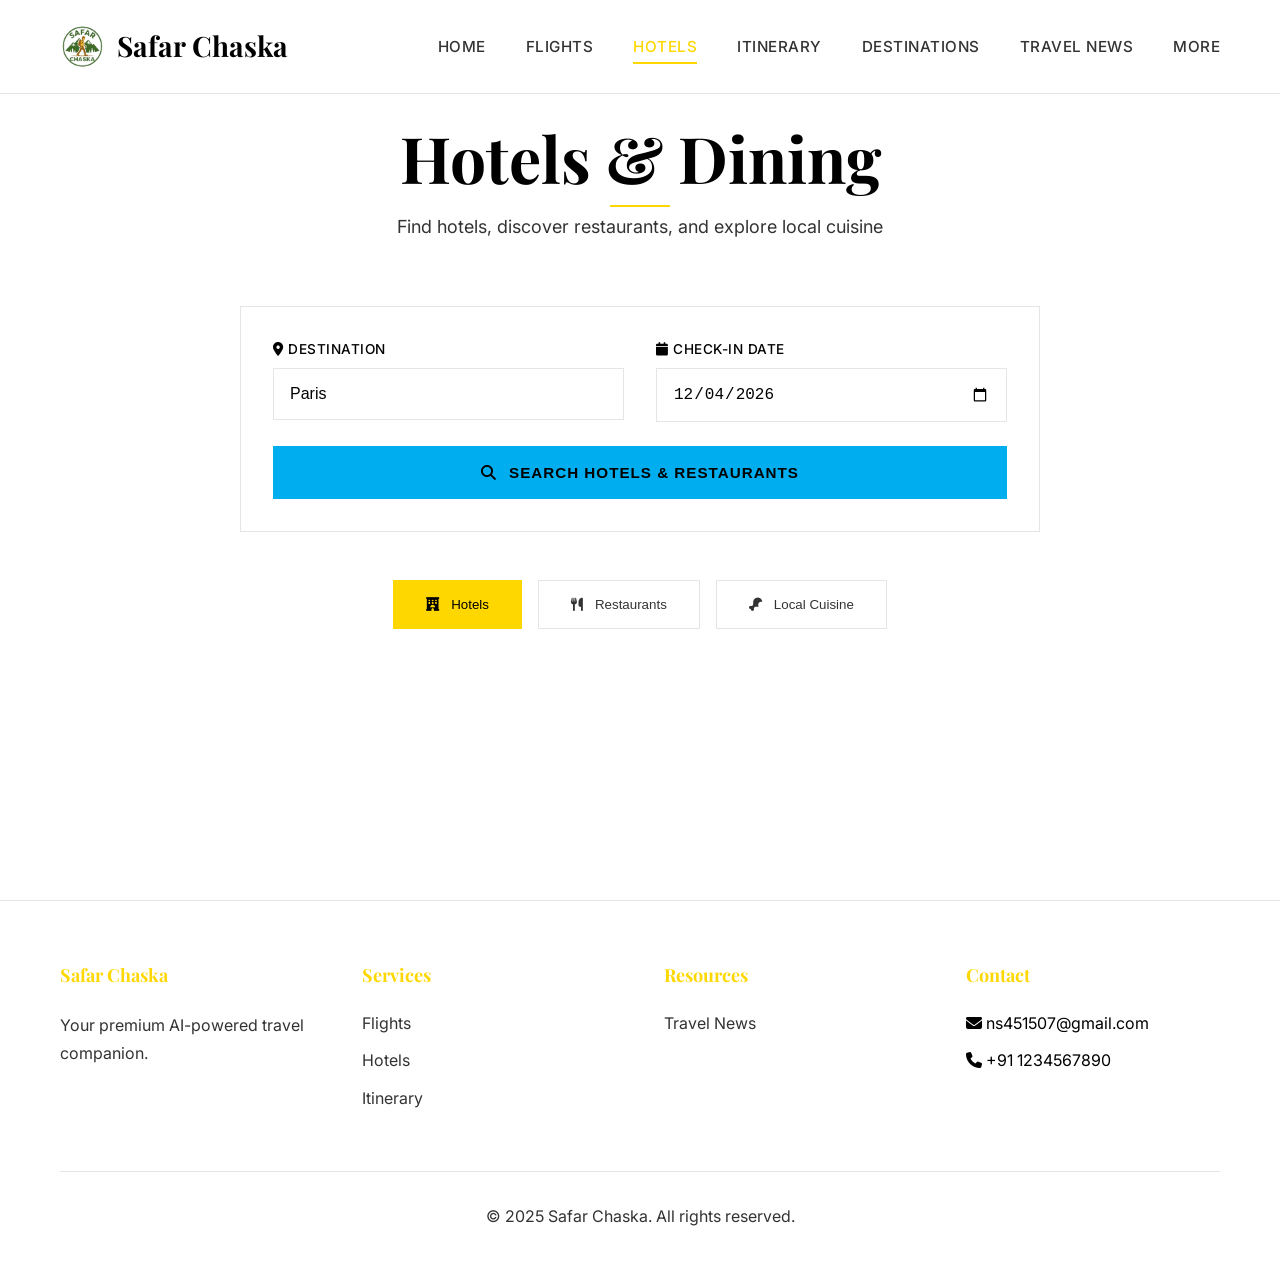
<file: pages/hotels.html>
<!DOCTYPE html>
<html lang="en">

<head>
    <meta charset="UTF-8">
    <meta name="viewport" content="width=device-width, initial-scale=1.0">
    <title>Hotels & Dining - Safar Chaska</title>

    <link rel="preconnect" href="https://fonts.googleapis.com">
    <link rel="preconnect" href="https://fonts.gstatic.com" crossorigin>
    <link
        href="https://fonts.googleapis.com/css2?family=Playfair+Display:wght@400;500;600;700&family=Inter:wght@300;400;500;600;700&display=swap"
        rel="stylesheet">
    <link rel="stylesheet" href="https://cdnjs.cloudflare.com/ajax/libs/font-awesome/6.4.0/css/all.min.css">
    <link rel="stylesheet" href="../assets/css/theme.css">

    <style>
        .tabs {
            display: flex;
            gap: 1rem;
            margin-bottom: 2rem;
            flex-wrap: wrap;
            justify-content: center;
        }

        .tab-btn {
            padding: 1rem 2rem;
            background: var(--bg-card);
            border: 1px solid var(--border-color);
            color: var(--text-secondary);
            cursor: pointer;
            transition: var(--transition);
            font-weight: 500;
            display: flex;
            align-items: center;
            gap: 0.75rem;
        }

        .tab-btn:hover {
            background: var(--medium-dark);
            border-color: rgba(255, 255, 255, 0.3);
        }

        .tab-btn.active {
            background: var(--gold);
            color: var(--pure-black);
            border-color: var(--gold);
        }

        .tab-content {
            display: none;
        }

        .tab-content.active {
            display: block;
            animation: fadeIn 0.5s ease-out;
        }

        .hotel-card {
            background: var(--bg-card);
            border: 1px solid var(--border-color);
            transition: var(--transition);
        }

        .hotel-card:hover {
            transform: translateY(-3px);
            border-color: rgba(255, 255, 255, 0.3);
            box-shadow: var(--shadow);
        }

        .restaurant-grid {
            display: grid;
            grid-template-columns: repeat(auto-fill, minmax(300px, 1fr));
            gap: 2rem;
            margin-top: 2rem;
        }

        .restaurant-card {
            background: var(--bg-card);
            border: 1px solid var(--border-color);
            padding: 1.5rem;
            transition: var(--transition);
        }

        .restaurant-card:hover {
            transform: translateY(-5px);
            box-shadow: var(--shadow);
        }
    </style>
</head>

<body>
    <nav class="navbar" id="navbar">
        <div class="nav-container">
            <div class="nav-logo">
                <img src="../assets/logo.png" class="responsive-logo" alt="SafarChaska Logo">
                <span>Safar Chaska</span>
            </div>
            <ul class="nav-menu" id="navMenu">
                <li><a href="../home.html" class="nav-link">Home</a></li>
                <li><a href="flights.html" class="nav-link">Flights</a></li>
                <li><a href="hotels.html" class="nav-link active">Hotels</a></li>
                <li><a href="itinerary.html" class="nav-link">Itinerary</a></li>
                <li><a href="destinations.html" class="nav-link">Destinations</a></li>
                <li><a href="news.html" class="nav-link">Travel News</a></li>
                <li><a href="more.html" class="nav-link">More</a></li>
            </ul>
            <button class="nav-toggle" id="navToggle">
                <i class="fas fa-bars"></i>
            </button>
        </div>
    </nav>

    <section style="padding-top: 120px; min-height: 100vh; padding-bottom: 4rem;">
        <div class="container">
            <div class="section-header">
                <h1 class="section-title">Hotels & Dining</h1>
                <p class="section-subtitle">Find hotels, discover restaurants, and explore local cuisine</p>
            </div>

            <!-- Search Form -->
            <div class="card" style="max-width: 800px; margin: 0 auto 3rem;">
                <form id="searchForm">
                    <div class="grid grid-2">
                        <div class="form-group">
                            <label class="form-label"><i class="fas fa-map-marker-alt"></i> Destination</label>
                            <input type="text" class="form-control" id="destination" placeholder="Paris" required>
                        </div>
                        <div class="form-group">
                            <label class="form-label"><i class="fas fa-calendar"></i> Check-in Date</label>
                            <input type="date" class="form-control" id="checkin">
                        </div>
                    </div>
                    <button type="submit" class="btn btn-primary btn-block">
                        <i class="fas fa-search"></i> Search Hotels & Restaurants
                    </button>
                </form>
            </div>

            <!-- Tabs -->
            <div class="tabs">
                <button class="tab-btn active" data-tab="hotels">
                    <i class="fas fa-hotel"></i> Hotels
                </button>
                <button class="tab-btn" data-tab="restaurants">
                    <i class="fas fa-utensils"></i> Restaurants
                </button>
                <button class="tab-btn" data-tab="cuisine">
                    <i class="fas fa-drumstick-bite"></i> Local Cuisine
                </button>
            </div>

            <!-- Hotels Tab -->
            <div id="hotels-tab" class="tab-content active">
                <div id="hotelsResults"></div>
            </div>

            <!-- Restaurants Tab -->
            <div id="restaurants-tab" class="tab-content">
                <div id="restaurantsResults"></div>
            </div>

            <!-- Cuisine Tab -->
            <div id="cuisine-tab" class="tab-content">
                <div id="cuisineResults"></div>
            </div>
        </div>
    </section>

    <footer class="footer">
        <div class="container">
            <div class="footer-content">
                <div class="footer-section">
                    <h4>Safar Chaska</h4>
                    <p style="color: var(--text-secondary); line-height: 1.8;">Your premium AI-powered travel companion.
                    </p>
                </div>
                <div class="footer-section">
                    <h4>Services</h4>
                    <ul>
                        <li><a href="flights.html">Flights</a></li>
                        <li><a href="hotels.html">Hotels</a></li>
                        <li><a href="itinerary.html">Itinerary</a></li>
                    </ul>
                </div>
                <div class="footer-section">
                    <h4>Resources</h4>
                    <ul>
                        <li><a href="news.html">Travel News</a></li>
                        
                </div>
                <div class="footer-section">
                    <h4>Contact</h4>
                    <ul>
                        <li><i class="fas fa-envelope"></i> ns451507@gmail.com</li>
                        <li><i class="fas fa-phone"></i> +91 1234567890</li>
                    </ul>
                </div>
            </div>
            <div class="footer-bottom">
                <p>&copy; 2025 Safar Chaska. All rights reserved.</p>
            </div>
        </div>
    </footer>

    <script src="../assets/js/common.js"></script>
    <script>
        // Global State
        let currentSearch = {
            destination: '',
            checkin: '',
            loadedTabs: new Set()
        };

        // Initialize Page and restore state
        window.addEventListener('load', () => {
            const savedSearch = localStorage.getItem('last_hotel_search');
            const defaultDate = new Date().toISOString().split('T')[0];
            
            if (savedSearch) {
                const data = JSON.parse(savedSearch);
                document.getElementById('destination').value = data.destination || '';
                document.getElementById('checkin').value = data.checkin || defaultDate;
                currentSearch.destination = data.destination;
                currentSearch.checkin = data.checkin;
                
                if (currentSearch.destination) {
                    performSearch();
                }
            } else {
                document.getElementById('destination').value = 'Paris';
                document.getElementById('checkin').value = defaultDate;
            }
        });

        // Tab switching
        document.querySelectorAll('.tab-btn').forEach(btn => {
            btn.addEventListener('click', () => {
                const tabName = btn.dataset.tab;
                
                // UI Update
                document.querySelectorAll('.tab-btn').forEach(b => b.classList.remove('active'));
                document.querySelectorAll('.tab-content').forEach(c => c.classList.remove('active'));
                btn.classList.add('active');
                document.getElementById(`${tabName}-tab`).classList.add('active');
                
                // Lazy Load data for this tab if we have a destination
                if (currentSearch.destination) {
                    loadDataForTab(tabName);
                }
            });
        });

        // Form submission
        document.getElementById('searchForm').addEventListener('submit', (e) => {
            e.preventDefault();
            performSearch(true);
        });

        function performSearch(isNewSearch = false) {
            const destination = document.getElementById('destination').value.trim();
            const checkin = document.getElementById('checkin').value;

            if (!destination) return;

            // Updated global state
            currentSearch.destination = destination;
            currentSearch.checkin = checkin;
            
            if (isNewSearch) {
                currentSearch.loadedTabs.clear();
                // Clear tab contents to show fresh loading
                document.getElementById('hotelsResults').innerHTML = '';
                document.getElementById('restaurantsResults').innerHTML = '';
                document.getElementById('cuisineResults').innerHTML = '';
            }

            // Save state
            localStorage.setItem('last_hotel_search', JSON.stringify({
                destination: currentSearch.destination,
                checkin: currentSearch.checkin
            }));

            // Load data only for the ACTIVE tab
            const activeTab = document.querySelector('.tab-btn.active').dataset.tab;
            loadDataForTab(activeTab, isNewSearch);
            
            if (isNewSearch) {
                showToast(`Searching for hotels & dining in ${destination}...`);
            }
        }

        async function loadDataForTab(tabName, forceRefresh = false) {
            const loadedKey = `${currentSearch.destination}_${tabName}`;
            if (!forceRefresh && currentSearch.loadedTabs.has(loadedKey)) return;

            const destination = currentSearch.destination;

            try {
                switch(tabName) {
                    case 'hotels':
                        await loadHotels(destination, forceRefresh);
                        break;
                    case 'restaurants':
                        await loadRestaurants(destination, forceRefresh);
                        break;
                    case 'cuisine':
                        await loadCuisine(destination, forceRefresh);
                        break;
                }
                currentSearch.loadedTabs.add(loadedKey);
            } catch (error) {
                console.error(`Error loading ${tabName}:`, error);
            }
        }

        // Load Hotels
        async function loadHotels(city, forceRefresh = false) {
            showLoading('hotelsResults');
            try {
                const response = await apiCall('/api/hotels/search', {
                    city: city,
                    checkin: currentSearch.checkin,
                    checkout: new Date(Date.now() + 7 * 24 * 60 * 60 * 1000).toISOString().split('T')[0],
                    guests: 2
                }, forceRefresh);

                if (response.success && response.hotels) {
                    displayHotels(response.hotels, city);
                    if (response.is_mock) {
                        showToast('Showing demo data (API key not configured)');
                    }
                } else {
                    showError('hotelsResults', 'No hotels found. Try popular cities like Paris, London, or Tokyo.');
                }
            } catch (error) {
                showError('hotelsResults', 'Failed to load hotels');
            }
        }

        function displayHotels(hotels, city) {
            if (!hotels || hotels.length === 0) {
                document.getElementById('hotelsResults').innerHTML = `
                    <div class="text-center" style="padding: 3rem;">
                        <i class="fas fa-hotel" style="font-size: 4rem; color: var(--text-muted); margin-bottom: 1rem;"></i>
                        <h3 style="color: var(--text-secondary);">No hotels found</h3>
                        <p style="color: var(--text-secondary);">Try searching for major cities like Paris, London, or Tokyo.</p>
                    </div>
                `;
                return;
            }

            const html = `
                <div style="display: grid; grid-template-columns: repeat(auto-fill, minmax(280px, 1fr)); gap: 1.5rem;">
                    ${hotels.map(hotel => {
                        const name = hotel.name || 'Premium Hotel';
                        const imageUrl = hotel.image_url || `https://images.unsplash.com/photo-1566073771259-6a8506099945?w=400&q=80`;
                        const rating = hotel.rating || 4.5;
                        const address = hotel.address || 'Address available on booking';
                        const description = hotel.description || 'A premium stay with top-tier amenities and exceptional service.';
                        
                        return `
                            <div class="hotel-card" style="padding: 0; overflow: hidden; display: flex; flex-direction: column; height: 100%;">
                                <img src="${imageUrl}" 
                                     alt="${name}" 
                                     style="width: 100%; height: 180px; object-fit: cover; display: block;"
                                     onerror="this.src='https://via.placeholder.com/400x300?text=Hotel'">
                                <div style="padding: 1.25rem; flex: 1; display: flex; flex-direction: column;">
                                    <h3 style="color: var(--gold); margin: 0 0 0.5rem 0; font-size: 1.1rem;">
                                        ${name}
                                    </h3>
                                    <div style="color: var(--gold); margin-bottom: 0.75rem; font-size: 0.9rem;">
                                        ${Array(Math.round(rating)).fill('⭐').join('')}
                                    </div>
                                    <p style="color: var(--text-secondary); margin-bottom: 1rem; font-size: 0.85rem; line-height: 1.5; flex: 1;">
                                        ${description}
                                    </p>
                                    <p style="color: var(--text-secondary); margin: 0.5rem 0 0.25rem 0; font-size: 0.85rem;">
                                        <i class="fas fa-map-marker-alt"></i> ${address}
                                    </p>
                                    <div style="margin-top: 1rem; display: flex; gap: 0.5rem;">
                                        <a href="https://www.google.com/maps/search/?api=1&query=${encodeURIComponent(name + ' ' + (city || ''))}" 
                                           target="_blank" class="btn btn-secondary btn-block" style="padding: 0.5rem; font-size: 0.8rem;">
                                            <i class="fas fa-map"></i> Maps
                                        </a>
                                    </div>
                                </div>
                            </div>
                        `;
                    }).join('')}
                </div>
            `;
            document.getElementById('hotelsResults').innerHTML = html;
        }

        // Load Restaurants
        async function loadRestaurants(destination, forceRefresh = false) {
            showLoading('restaurantsResults');
            try {
                const response = await apiCall('/api/resources/cuisine', { destination }, forceRefresh);
                if (response.success && response.cuisines) {
                    displayRestaurants(response.cuisines);
                } else {
                    showError('restaurantsResults', 'No restaurants found');
                }
            } catch (error) {
                showError('restaurantsResults', 'Failed to load restaurants');
            }
        }

        function displayRestaurants(restaurants) {
            if (!restaurants || restaurants.length === 0) {
                document.getElementById('restaurantsResults').innerHTML = `
                    <div class="text-center" style="padding: 3rem;">
                        <i class="fas fa-utensils" style="font-size: 4rem; color: var(--text-muted); margin-bottom: 1rem;"></i>
                        <h3 style="color: var(--text-secondary);">No restaurants found</h3>
                    </div>
                `;
                return;
            }
            const html = restaurants.map(restaurant => `
                <div class="restaurant-card">
                    <div style="display:flex; gap:1.25rem; align-items:flex-start;">
                        <img src="${restaurant.image || 'https://images.unsplash.com/photo-1517248135467-4c7edcad34c4?w=200'}" 
                             alt="${restaurant.name}" 
                             style="width:100px; height:100px; object-fit:cover; border-radius:8px; flex-shrink: 0;"
                             onerror="this.src='https://via.placeholder.com/200?text=Food'">
                        <div style="flex:1;">
                            <h3 style="color: var(--gold); margin-bottom: 0.25rem;">${restaurant.name}</h3>
                            <p style="color: var(--text-secondary); font-size: 0.9rem; line-height: 1.4; margin-bottom:0.5rem;">
                                ${restaurant.description || 'Authentic local dining experience.'}
                            </p>
                            <div style="color:var(--text-secondary); font-size:0.8rem;">
                                <i class="fas fa-map-marker-alt"></i> ${restaurant.address || 'Location on request'}
                            </div>
                        </div>
                    </div>
                </div>
            `).join('');
            document.getElementById('restaurantsResults').innerHTML = `<div class="restaurant-grid">${html}</div>`;
        }

        // Load Cuisine Information
        async function loadCuisine(destination, forceRefresh = false) {
            showLoading('cuisineResults');
            try {
                const response = await apiCall('/api/food/culture', { destination }, forceRefresh);
                if (response.success && response.data) {
                    displayCuisine(response.data, destination);
                } else {
                    showError('cuisineResults', 'No cuisine information available');
                }
            } catch (error) {
                showError('cuisineResults', 'Failed to load cuisine information');
            }
        }

        function displayCuisine(cuisineInfo, destination) {
            const html = `
                <div class="card">
                    <h2 style="color: var(--gold); margin-bottom: 1.5rem;">
                        <i class="fas fa-drumstick-bite"></i> Local Cuisine in ${destination}
                    </h2>
                    <div style="line-height: 1.8; color: var(--text-secondary); white-space: pre-wrap;">
                        ${cuisineInfo}
                    </div>
                </div>
            `;
            document.getElementById('cuisineResults').innerHTML = html;
        }
    </script>
</body>
</html>
</file>
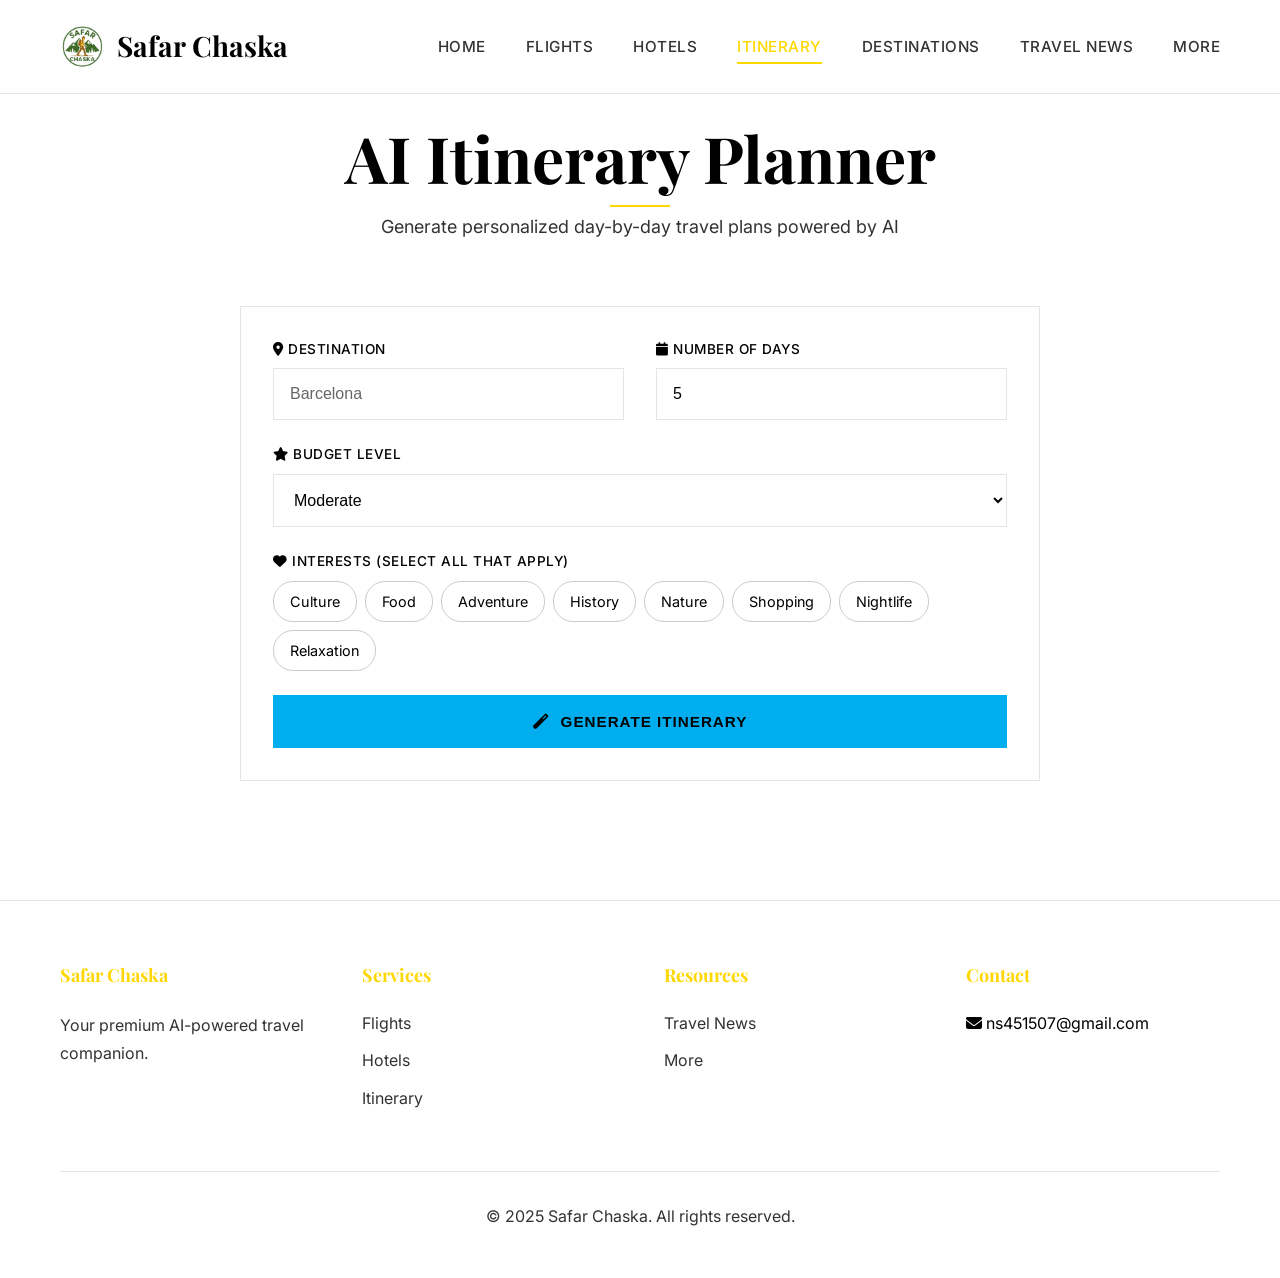
<file: pages/itinerary.html>
<!DOCTYPE html>
<html lang="en">

<head>
    <meta charset="UTF-8">
    <meta name="viewport" content="width=device-width, initial-scale=1.0">
    <title>Itinerary Planner - Safar Chaska</title>

    <link rel="preconnect" href="https://fonts.googleapis.com">
    <link rel="preconnect" href="https://fonts.gstatic.com" crossorigin>
    <link
        href="https://fonts.googleapis.com/css2?family=Playfair+Display:wght@400;500;600;700&family=Inter:wght@300;400;500;600;700&display=swap"
        rel="stylesheet">
    <link rel="stylesheet" href="https://cdnjs.cloudflare.com/ajax/libs/font-awesome/6.4.0/css/all.min.css">
    <link rel="stylesheet" href="../assets/css/theme.css">

    <style>
        .itinerary-output {
            background: var(--bg-card);
            border: 1px solid var(--border-color);
            padding: 2rem;
            margin-top: 2rem;
            line-height: 1.8;
        }

        .itinerary-output h1,
        .itinerary-output h2,
        .itinerary-output h3 {
            color: var(--gold);
            margin-top: 1.5rem;
            margin-bottom: 1rem;
        }

        .itinerary-output p {
            margin-bottom: 1rem;
        }

        .itinerary-output ul,
        .itinerary-output ol {
            margin-left: 2rem;
            margin-bottom: 1rem;
        }

        .itinerary-output li {
            margin-bottom: 0.5rem;
            color: var(--text-secondary);
        }

        .interest-tags {
                display: flex;
                flex-wrap: wrap;
                gap: 0.5rem;
                margin-top: 0.5rem;
            }

            .interest-tag {
                padding: 0.5rem 1rem;
                background: #ffffff;
                border: 1px solid #cccccc;
                color: #000000;
                font-size: 0.9rem;
                cursor: pointer;
                transition: var(--transition);
                border-radius: 20px;
            }

            .interest-tag:hover {
                background: #00AEEF;
                color: #ffffff;
                border-color: #00AEEF;
            }

            .interest-tag.selected {
                background: var(--gold);
                color: #000000;
                border-color: var(--gold);
            }
    </style>
</head>

<body>
    <nav class="navbar" id="navbar">
        <div class="nav-container">
            <div class="nav-logo">
                <img src="../assets/logo.png" class="responsive-logo" alt="SafarChaska Logo">
                <span>Safar Chaska</span>
            </div>
            <ul class="nav-menu" id="navMenu">
                <li><a href="../home.html" class="nav-link">Home</a></li>
                <li><a href="flights.html" class="nav-link">Flights</a></li>
                <li><a href="hotels.html" class="nav-link">Hotels</a></li>
                <li><a href="itinerary.html" class="nav-link active">Itinerary</a></li>
                <li><a href="destinations.html" class="nav-link">Destinations</a></li>
                <li><a href="news.html" class="nav-link">Travel News</a></li>
                <li><a href="more.html" class="nav-link">More</a></li>
            </ul>
            <button class="nav-toggle" id="navToggle">
                <i class="fas fa-bars"></i>
            </button>
        </div>
    </nav>

    <section style="padding-top: 120px; min-height: 100vh; padding-bottom: 4rem;">
        <div class="container">
            <div class="section-header">
                <h1 class="section-title">AI Itinerary Planner</h1>
                <p class="section-subtitle">Generate personalized day-by-day travel plans powered by AI</p>
            </div>

            <div class="card" style="max-width: 800px; margin: 0 auto;">
                <form id="itineraryForm">
                    <div class="grid grid-2">
                        <div class="form-group">
                            <label class="form-label"><i class="fas fa-map-marker-alt"></i> Destination</label>
                            <input type="text" class="form-control" id="destination" placeholder="Barcelona" required>
                        </div>
                        <div class="form-group">
                            <label class="form-label"><i class="fas fa-calendar"></i> Number of Days</label>
                            <input type="number" class="form-control" id="days" value="5" min="1" max="30" required>
                        </div>
                    </div>

                    <div class="form-group">
                        <label class="form-label"><i class="fas fa-star"></i> Budget Level</label>
                        <select class="form-select" id="budgetLevel">
                            <option value="Budget">Budget</option>
                            <option value="Moderate" selected>Moderate</option>
                            <option value="Luxury">Luxury</option>
                        </select>
                    </div>

                    <div class="form-group">
                        <label class="form-label"><i class="fas fa-heart"></i> Interests (Select all that apply)</label>
                        <div class="interest-tags" id="interestTags">
                            <div class="interest-tag" data-interest="culture">Culture</div>
                            <div class="interest-tag" data-interest="food">Food</div>
                            <div class="interest-tag" data-interest="adventure">Adventure</div>
                            <div class="interest-tag" data-interest="history">History</div>
                            <div class="interest-tag" data-interest="nature">Nature</div>
                            <div class="interest-tag" data-interest="shopping">Shopping</div>
                            <div class="interest-tag" data-interest="nightlife">Nightlife</div>
                            <div class="interest-tag" data-interest="relaxation">Relaxation</div>
                        </div>
                    </div>

                    <button type="submit" class="btn btn-primary btn-block">
                        <i class="fas fa-magic"></i> Generate Itinerary
                    </button>
                </form>
            </div>

            <div id="results"></div>
        </div>
    </section>

    <footer class="footer">
        <div class="container">
            <div class="footer-content">
                <div class="footer-section">
                    <h4>Safar Chaska</h4>
                    <p style="color: var(--text-secondary); line-height: 1.8;">
                        Your premium AI-powered travel companion.
                    </p>
                </div>
                <div class="footer-section">
                    <h4>Services</h4>
                    <ul>
                        <li><a href="flights.html">Flights</a></li>
                        <li><a href="hotels.html">Hotels</a></li>
                        <li><a href="itinerary.html">Itinerary</a></li>
                    </ul>
                </div>
                <div class="footer-section">
                    <h4>Resources</h4>
                    <ul>
                        <li><a href="news.html">Travel News</a></li>
                        <li><a href="more.html">More</a></li>
                    </ul>
                </div>
                <div class="footer-section">
                    <h4>Contact</h4>
                    <ul>
                        <li><i class="fas fa-envelope"></i> ns451507@gmail.com</li>
                    </ul>
                </div>
            </div>
            <div class="footer-bottom">
                <p>&copy; 2025 Safar Chaska. All rights reserved.</p>
            </div>
        </div>
    </footer>

    <script src="../assets/js/common.js"></script>
    <script>
        // Global state for interest tag selection
        const selectedInterests = new Set();

        // Initialize Page and restore state
        window.addEventListener('load', () => {
            const savedData = localStorage.getItem('last_itinerary_data');
            if (savedData) {
                const data = JSON.parse(savedData);
                
                // Restore form values
                document.getElementById('destination').value = data.destination || '';
                document.getElementById('days').value = data.days || 5;
                document.getElementById('budgetLevel').value = data.budget_level || 'Moderate';
                
                // Restore interests
                if (data.interests && Array.from(data.interests).length > 0) {
                    data.interests.forEach(interest => {
                        selectedInterests.add(interest);
                        const tag = document.querySelector(`.interest-tag[data-interest="${interest}"]`);
                        if (tag) tag.classList.add('selected');
                    });
                }
                
                // Restore results if they exist in cache (apiCall handles this)
                if (data.destination) {
                    performItinerarySearch();
                }
            }
        });

        document.querySelectorAll('.interest-tag').forEach(tag => {
            tag.addEventListener('click', () => {
                const interest = tag.dataset.interest;
                if (selectedInterests.has(interest)) {
                    selectedInterests.delete(interest);
                    tag.classList.remove('selected');
                } else {
                    selectedInterests.add(interest);
                    tag.classList.add('selected');
                }
            });
        });

        document.getElementById('itineraryForm').addEventListener('submit', (e) => {
            e.preventDefault();
            performItinerarySearch(true);
        });

        async function performItinerarySearch(forceRefresh = false) {
            const destination = document.getElementById('destination').value;
            const days = parseInt(document.getElementById('days').value);
            const budget_level = document.getElementById('budgetLevel').value;
            const interests = Array.from(selectedInterests);

            const data = {
                destination,
                days,
                budget_level,
                interests
            };

            // Save state (excluding large result string, apiCall handles caching results)
            localStorage.setItem('last_itinerary_data', JSON.stringify(data));

            showLoading('results');

            try {
                const response = await apiCall('/api/itinerary/enhanced', data, forceRefresh);

                if (response.success && response.itinerary) {
                    displayItinerary(response.itinerary);
                    if (forceRefresh) showToast('Itinerary generated successfully!');
                } else {
                    showError('results', 'Failed to generate itinerary');
                }
            } catch (error) {
                showError('results', 'Failed to generate itinerary. Please try again.');
                console.error(error);
            }
        }

        function displayItinerary(itinerary) {
            // Helper to handle basic markdown-to-HTML conversion
            let html = itinerary
                .replace(/\*\*(.+?)\*\*/g, '<strong>$1</strong>')
                .replace(/\*(.+?)\*/g, '<em>$1</em>')
                .replace(/^### (.+)$/gm, '<h3>$1</h3>')
                .replace(/^## (.+)$/gm, '<h2>$1</h2>')
                .replace(/^# (.+)$/gm, '<h1>$1</h1>')
                .replace(/\n\n/g, '</p><p>')
                .replace(/^- (.+)$/gm, '<li>$1</li>');

            // Wrap in paragraphs
            html = '<p>' + html + '</p>';

            // Wrap lists
            html = html.replace(/(<li>.*<\/li>)/gs, '<ul>$1</ul>');

            document.getElementById('results').innerHTML = `
                <div class="itinerary-output">
                    ${html}
                </div>
            `;
        }
    </script>
</body>

</html>
</file>
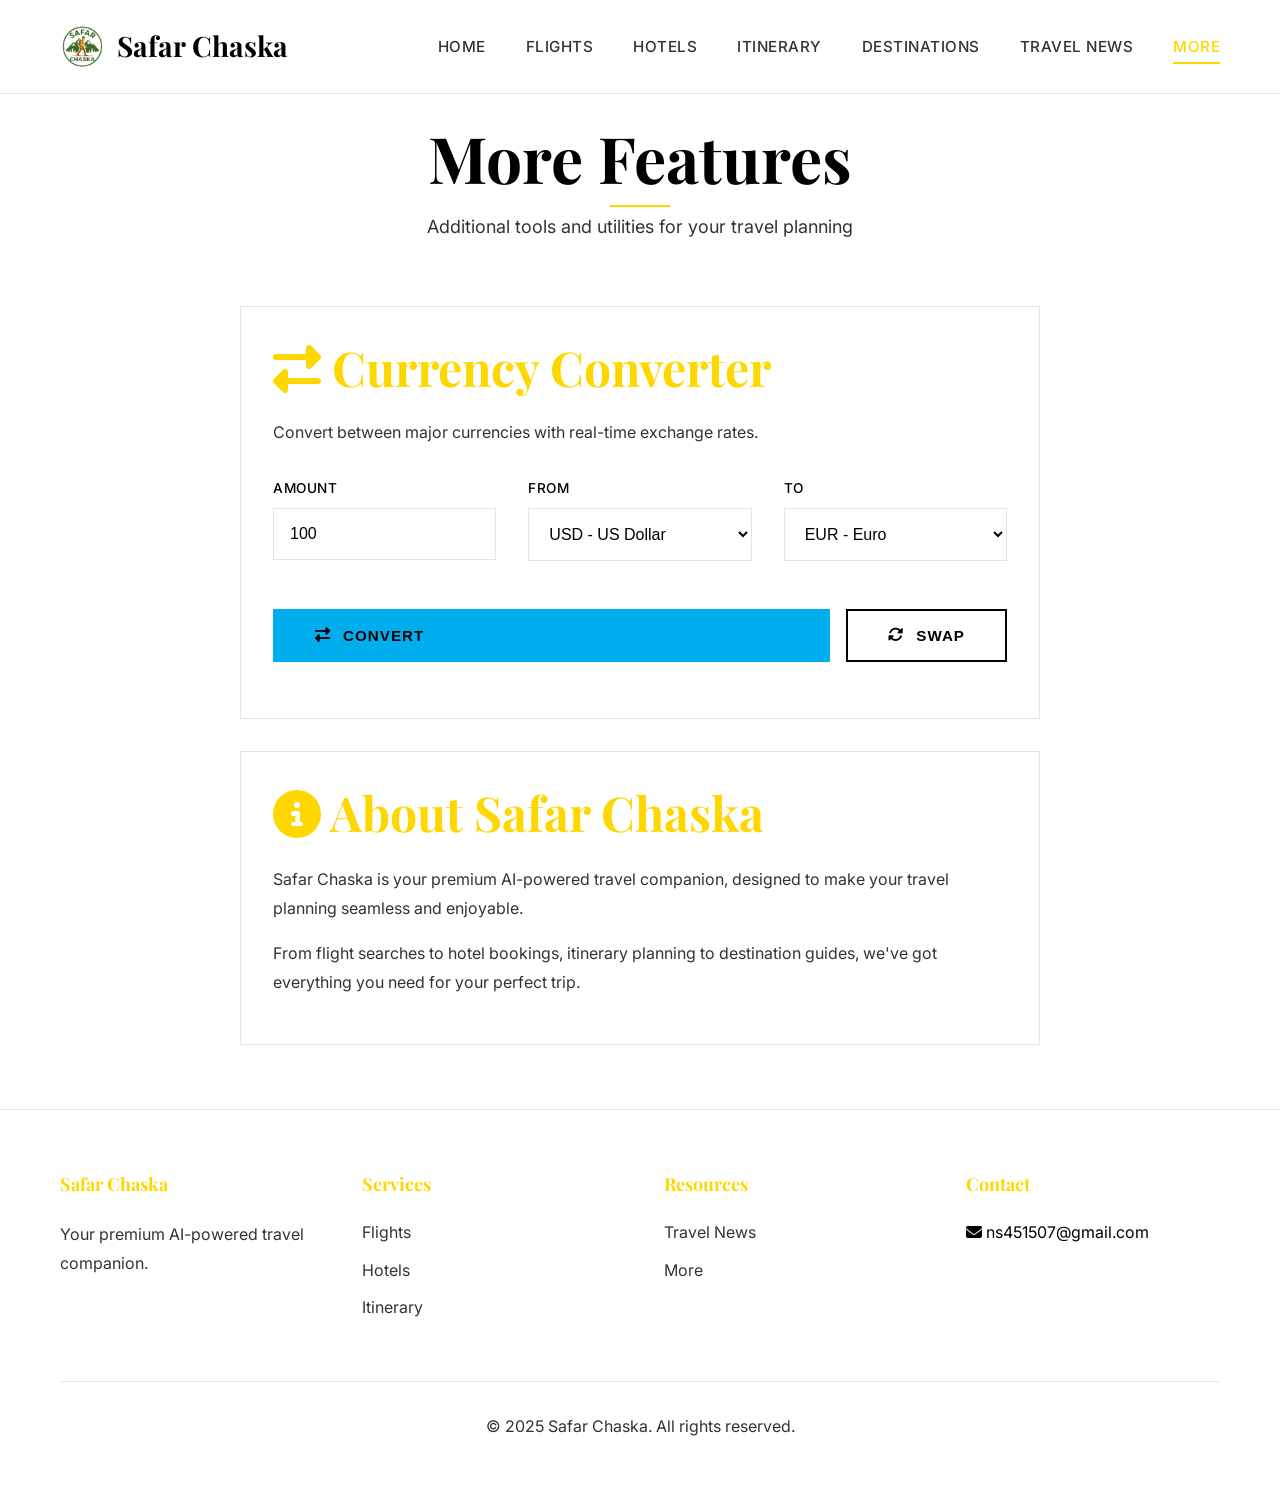
<file: pages/more.html>
<!DOCTYPE html>
<html lang="en">

<head>
    <meta charset="UTF-8">
    <meta name="viewport" content="width=device-width, initial-scale=1.0">
    <title>More - Safar Chaska</title>

    <link rel="preconnect" href="https://fonts.googleapis.com">
    <link rel="preconnect" href="https://fonts.gstatic.com" crossorigin>
    <link
        href="https://fonts.googleapis.com/css2?family=Playfair+Display:wght@400;500;600;700&family=Inter:wght@300;400;500;600;700&display=swap"
        rel="stylesheet">
    <link rel="stylesheet" href="https://cdnjs.cloudflare.com/ajax/libs/font-awesome/6.4.0/css/all.min.css">
    <link rel="stylesheet" href="../assets/css/theme.css">
</head>

<body>
    <nav class="navbar" id="navbar">
        <div class="nav-container">
            <div class="nav-logo">
                <img src="../assets/logo.png" class="responsive-logo" alt="SafarChaska Logo">
                <span>Safar Chaska</span>
            </div>
            <ul class="nav-menu" id="navMenu">
                <li><a href="../home.html" class="nav-link">Home</a></li>
                <li><a href="flights.html" class="nav-link">Flights</a></li>
                <li><a href="hotels.html" class="nav-link">Hotels</a></li>
                <li><a href="itinerary.html" class="nav-link">Itinerary</a></li>
                <li><a href="destinations.html" class="nav-link">Destinations</a></li>
                <li><a href="news.html" class="nav-link">Travel News</a></li>
                <li><a href="more.html" class="nav-link active">More</a></li>
            </ul>
            <button class="nav-toggle" id="navToggle">
                <i class="fas fa-bars"></i>
            </button>
        </div>
    </nav>

    <section style="padding-top: 120px; min-height: 100vh; padding-bottom: 4rem;">
        <div class="container">
            <div class="section-header">
                <h1 class="section-title">More Features</h1>
                <p class="section-subtitle">Additional tools and utilities for your travel planning</p>
            </div>

            <div style="max-width: 800px; margin: 0 auto;">
                <div class="card" style="margin-bottom: 2rem;">
                    <h2 style="color: var(--gold); margin-bottom: 1.5rem;">
                        <i class="fas fa-exchange-alt"></i> Currency Converter
                    </h2>
                    <p style="color: var(--text-secondary); margin-bottom: 2rem;">
                        Convert between major currencies with real-time exchange rates.
                    </p>

                    <!-- Currency Converter Inline -->
                    <div id="currencyConverterInline">
                        <div class="grid grid-3" style="margin-bottom: 1.5rem;">
                            <div class="form-group">
                                <label class="form-label">Amount</label>
                                <input type="number" class="form-control" id="amount" value="100" min="0" step="0.01">
                            </div>
                            <div class="form-group">
                                <label class="form-label">From</label>
                                <select class="form-control" id="fromCurrency">
                                    <option value="USD">USD - US Dollar</option>
                                    <option value="EUR">EUR - Euro</option>
                                    <option value="GBP">GBP - British Pound</option>
                                    <option value="JPY">JPY - Japanese Yen</option>
                                    <option value="INR">INR - Indian Rupee</option>
                                    <option value="AUD">AUD - Australian Dollar</option>
                                    <option value="CAD">CAD - Canadian Dollar</option>
                                </select>
                            </div>
                            <div class="form-group">
                                <label class="form-label">To</label>
                                <select class="form-control" id="toCurrency">
                                    <option value="USD">USD - US Dollar</option>
                                    <option value="EUR" selected>EUR - Euro</option>
                                    <option value="GBP">GBP - British Pound</option>
                                    <option value="JPY">JPY - Japanese Yen</option>
                                    <option value="INR">INR - Indian Rupee</option>
                                    <option value="AUD">AUD - Australian Dollar</option>
                                    <option value="CAD">CAD - Canadian Dollar</option>
                                </select>
                            </div>
                        </div>

                        <div style="display: flex; gap: 1rem; margin-bottom: 1.5rem;">
                            <button class="btn btn-primary" id="convertBtn" style="flex: 1;">
                                <i class="fas fa-exchange-alt"></i> Convert
                            </button>
                            <button class="btn btn-secondary" id="swapBtn">
                                <i class="fas fa-sync-alt"></i> Swap
                            </button>
                        </div>

                        <div id="conversionResult"
                            style="display: none; padding: 1.5rem; background: rgba(212, 175, 55, 0.1); border: 1px solid var(--gold); border-radius: 4px;">
                            <div style="text-align: center;">
                                <div style="font-size: 2rem; color: var(--gold); font-weight: 700; margin-bottom: 0.5rem;"
                                    id="resultAmount"></div>
                                <div style="color: var(--text-secondary); font-size: 0.9rem;" id="resultRate"></div>
                            </div>
                        </div>
                    </div>
                </div>

                <div class="card">
                    <h2 style="color: var(--gold); margin-bottom: 1.5rem;">
                        <i class="fas fa-info-circle"></i> About Safar Chaska
                    </h2>
                    <p style="color: var(--text-secondary); line-height: 1.8; margin-bottom: 1rem;">
                        Safar Chaska is your premium AI-powered travel companion, designed to make your travel planning
                        seamless and enjoyable.
                    </p>
                    <p style="color: var(--text-secondary); line-height: 1.8;">
                        From flight searches to hotel bookings, itinerary planning to destination guides, we've got
                        everything you need for your perfect trip.
                    </p>
                </div>
            </div>
        </div>
    </section>

    <footer class="footer">
        <div class="container">
            <div class="footer-content">
                <div class="footer-section">
                    <h4>Safar Chaska</h4>
                    <p style="color: var(--text-secondary); line-height: 1.8;">Your premium AI-powered travel companion.
                    </p>
                </div>
                <div class="footer-section">
                    <h4>Services</h4>
                    <ul>
                        <li><a href="flights.html">Flights</a></li>
                        <li><a href="hotels.html">Hotels</a></li>
                        <li><a href="itinerary.html">Itinerary</a></li>
                    </ul>
                </div>
                <div class="footer-section">
                    <h4>Resources</h4>
                    <ul>
                        <li><a href="news.html">Travel News</a></li>
                        <li><a href="more.html">More</a></li>
                    </ul>
                </div>
                <div class="footer-section">
                    <h4>Contact</h4>
                    <ul>
                        <li><i class="fas fa-envelope"></i> ns451507@gmail.com</li>
                    </ul>
                </div>
            </div>
            <div class="footer-bottom">
                <p>&copy; 2025 Safar Chaska. All rights reserved.</p>
            </div>
        </div>
    </footer>

    <script src="../assets/js/common.js"></script>
    <script>
        // Currency Converter Logic
        const convertBtn = document.getElementById('convertBtn');
        const swapBtn = document.getElementById('swapBtn');
        const resultDiv = document.getElementById('conversionResult');

        // Restore state on load
        window.addEventListener('load', () => {
            const savedData = localStorage.getItem('last_currency_convert');
            if (savedData) {
                const data = JSON.parse(savedData);
                document.getElementById('amount').value = data.amount || 100;
                document.getElementById('fromCurrency').value = data.from || 'USD';
                document.getElementById('toCurrency').value = data.to || 'EUR';
                
                // Only auto-convert if we have non-default or specifically saved data
                performConversion();
            } else {
                performConversion();
            }
        });

        // Form elements reference
        const getCurrencyData = () => ({
            amount: parseFloat(document.getElementById('amount').value),
            from: document.getElementById('fromCurrency').value,
            to: document.getElementById('toCurrency').value
        });

        async function performConversion(forceRefresh = false) {
            const { amount, from, to } = getCurrencyData();

            if (!amount || amount <= 0) {
                showToast('Please enter a valid amount', 'error');
                return;
            }

            // Save state
            localStorage.setItem('last_currency_convert', JSON.stringify({ amount, from, to }));

            try {
                const response = await apiCall('/api/currency/convert', {
                    amount: amount,
                    from_currency: from,
                    to_currency: to
                }, forceRefresh);

                if (response.success && response.data) {
                    document.getElementById('resultAmount').textContent =
                        `${response.data.converted_amount.toFixed(2)} ${to}`;
                    document.getElementById('resultRate').textContent =
                        `1 ${from} = ${response.data.exchange_rate.toFixed(4)} ${to}`;
                    resultDiv.style.display = 'block';
                    if (forceRefresh) showToast('Rates updated successfully!');
                } else {
                    showToast('Conversion failed', 'error');
                }
            } catch (error) {
                showToast('Failed to convert currency', 'error');
            }
        }

        convertBtn.addEventListener('click', () => performConversion(true));

        swapBtn.addEventListener('click', () => {
            const { from, to } = getCurrencyData();
            document.getElementById('fromCurrency').value = to;
            document.getElementById('toCurrency').value = from;
            resultDiv.style.display = 'none';
            
            // Save new state after swap
            const newData = getCurrencyData();
            localStorage.setItem('last_currency_convert', JSON.stringify(newData));
        });
    </script>
</body>

</html>
</file>
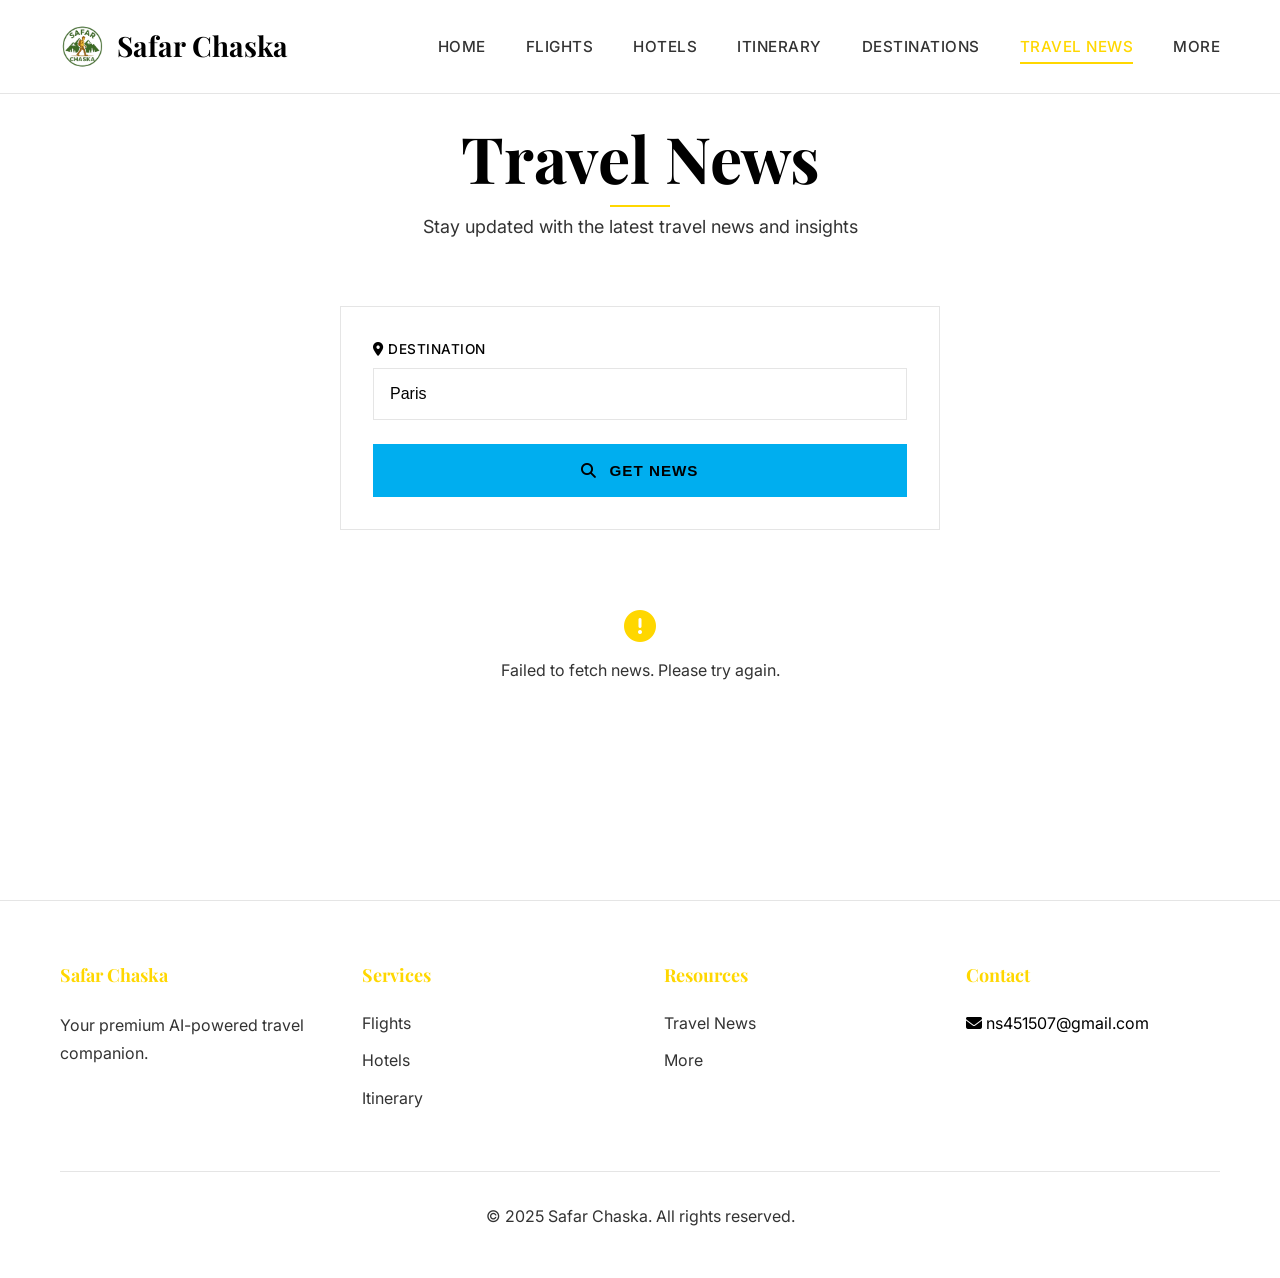
<file: pages/news.html>
<!DOCTYPE html>
<html lang="en">

<head>
    <meta charset="UTF-8">
    <meta name="viewport" content="width=device-width, initial-scale=1.0">
    <title>Travel News - Safar Chaska</title>

    <link rel="preconnect" href="https://fonts.googleapis.com">
    <link rel="preconnect" href="https://fonts.gstatic.com" crossorigin>
    <link
        href="https://fonts.googleapis.com/css2?family=Playfair+Display:wght@400;500;600;700&family=Inter:wght@300;400;500;600;700&display=swap"
        rel="stylesheet">
    <link rel="stylesheet" href="https://cdnjs.cloudflare.com/ajax/libs/font-awesome/6.4.0/css/all.min.css">
    <link rel="stylesheet" href="../assets/css/theme.css">

    <style>
        .news-grid {
            display: grid;
            grid-template-columns: repeat(auto-fill, minmax(350px, 1fr));
            gap: 2rem;
            margin-top: 3rem;
        }

        .news-card {
            background: var(--bg-card);
            border: 1px solid var(--border-color);
            overflow: hidden;
            transition: var(--transition);
            display: flex;
            flex-direction: column;
        }

        .news-card:hover {
            transform: translateY(-5px);
            border-color: rgba(255, 255, 255, 0.3);
            box-shadow: var(--shadow);
        }

        .news-image {
            width: 100%;
            height: 200px;
            object-fit: cover;
            background: var(--medium-dark);
        }

        .news-content {
            padding: 1.5rem;
            flex: 1;
            display: flex;
            flex-direction: column;
        }

        .news-title {
            font-size: 1.25rem;
            margin-bottom: 0.75rem;
            color: var(--text-primary);
            line-height: 1.4;
        }

        .news-description {
            color: var(--text-secondary);
            line-height: 1.6;
            margin-bottom: 1rem;
            flex: 1;
        }

        .news-meta {
            display: flex;
            justify-content: space-between;
            align-items: center;
            padding-top: 1rem;
            border-top: 1px solid var(--border-color);
            font-size: 0.85rem;
            color: var(--text-muted);
        }
    </style>
</head>

<body>
    <nav class="navbar" id="navbar">
        <div class="nav-container">
            <div class="nav-logo">
                <img src="../assets/logo.png" class="responsive-logo" alt="SafarChaska Logo">
                <span>Safar Chaska</span>
            </div>
            <ul class="nav-menu" id="navMenu">
                <li><a href="../home.html" class="nav-link">Home</a></li>
                <li><a href="flights.html" class="nav-link">Flights</a></li>
                <li><a href="hotels.html" class="nav-link">Hotels</a></li>
                <li><a href="itinerary.html" class="nav-link">Itinerary</a></li>
                <li><a href="destinations.html" class="nav-link">Destinations</a></li>
                <li><a href="news.html" class="nav-link active">Travel News</a></li>
                <li><a href="more.html" class="nav-link">More</a></li>
            </ul>
            <button class="nav-toggle" id="navToggle">
                <i class="fas fa-bars"></i>
            </button>
        </div>
    </nav>

    <section style="padding-top: 120px; min-height: 100vh; padding-bottom: 4rem;">
        <div class="container">
            <div class="section-header">
                <h1 class="section-title">Travel News</h1>
                <p class="section-subtitle">Stay updated with the latest travel news and insights</p>
            </div>

            <div class="card" style="max-width: 600px; margin: 0 auto 3rem;">
                <form id="newsForm">
                    <div class="form-group">
                        <label class="form-label"><i class="fas fa-map-marker-alt"></i> Destination</label>
                        <input type="text" class="form-control" id="destination" placeholder="Enter destination"
                            required>
                    </div>
                    <button type="submit" class="btn btn-primary btn-block">
                        <i class="fas fa-search"></i> Get News
                    </button>
                </form>
            </div>

            <div id="results"></div>
        </div>
    </section>

    <footer class="footer">
        <div class="container">
            <div class="footer-content">
                <div class="footer-section">
                    <h4>Safar Chaska</h4>
                    <p style="color: var(--text-secondary); line-height: 1.8;">
                        Your premium AI-powered travel companion.
                    </p>
                </div>
                <div class="footer-section">
                    <h4>Services</h4>
                    <ul>
                        <li><a href="flights.html">Flights</a></li>
                        <li><a href="hotels.html">Hotels</a></li>
                        <li><a href="itinerary.html">Itinerary</a></li>
                    </ul>
                </div>
                <div class="footer-section">
                    <h4>Resources</h4>
                    <ul>
                        <li><a href="news.html">Travel News</a></li>
                        <li><a href="more.html">More</a></li>
                    </ul>
                </div>
                <div class="footer-section">
                    <h4>Contact</h4>
                    <ul>
                        <li><i class="fas fa-envelope"></i> ns451507@gmail.com</li>
                    </ul>
                </div>
            </div>
            <div class="footer-bottom">
                <p>&copy; 2025 Safar Chaska. All rights reserved.</p>
            </div>
        </div>
    </footer>

    <script src="../assets/js/common.js"></script>
    <script>
        // Initialize Page and restore state
        window.addEventListener('load', () => {
            const savedDestination = localStorage.getItem('last_news_destination');
            if (savedDestination) {
                document.getElementById('destination').value = savedDestination;
                performSearch();
            } else {
                document.getElementById('destination').value = 'Paris';
                performSearch();
            }
        });

        // Form submission
        document.getElementById('newsForm').addEventListener('submit', (e) => {
            e.preventDefault();
            performSearch(true);
        });

        async function performSearch(forceRefresh = false) {
            const destination = document.getElementById('destination').value.trim();
            if (!destination) return;

            // Save state
            localStorage.setItem('last_news_destination', destination);

            showLoading('results');

            try {
                const response = await apiCall('/api/news/travel', { city: destination }, forceRefresh);

                if (response.success && response.news) {
                    displayNews(response.news, destination);
                    if (forceRefresh) showToast(`Updated news for ${destination}!`);
                } else {
                    showError('results', 'No news found for this destination. Try a different city.');
                }
            } catch (error) {
                showError('results', 'Failed to fetch news. Please try again.');
            }
        }

        function displayNews(articles, city) {
            if (!articles || articles.length === 0) {
                document.getElementById('results').innerHTML = `
                    <div class="text-center" style="padding: 3rem;">
                        <i class="fas fa-newspaper" style="font-size: 4rem; color: var(--text-muted); margin-bottom: 1rem;"></i>
                        <p style="color: var(--text-secondary);">No news found for ${city}.</p>
                    </div>
                `;
                return;
            }

            const html = `
                <div class="news-grid">
                    ${articles.map(article => `
                        <div class="news-card">
                            ${article.image ? `<img src="${article.image}" alt="${article.title}" class="news-image" onerror="this.src='https://via.placeholder.com/400x200?text=News'">` : ''}
                            <div class="news-content">
                                <h3 class="news-title">${article.title || 'Untitled'}</h3>
                                <p class="news-description">${article.description || 'No description available.'}</p>
                                <div class="news-meta">
                                    <span><i class="fas fa-newspaper"></i> ${article.source || 'Unknown'}</span>
                                    <a href="${article.url}" target="_blank" class="btn btn-secondary" style="padding: 0.5rem 1rem; font-size: 0.85rem;">
                                        Read More <i class="fas fa-external-link-alt"></i>
                                    </a>
                                </div>
                            </div>
                        </div>
                    `).join('')}
                </div>
            `;

            document.getElementById('results').innerHTML = html;
        }
    </script>
</body>

</html>
</file>
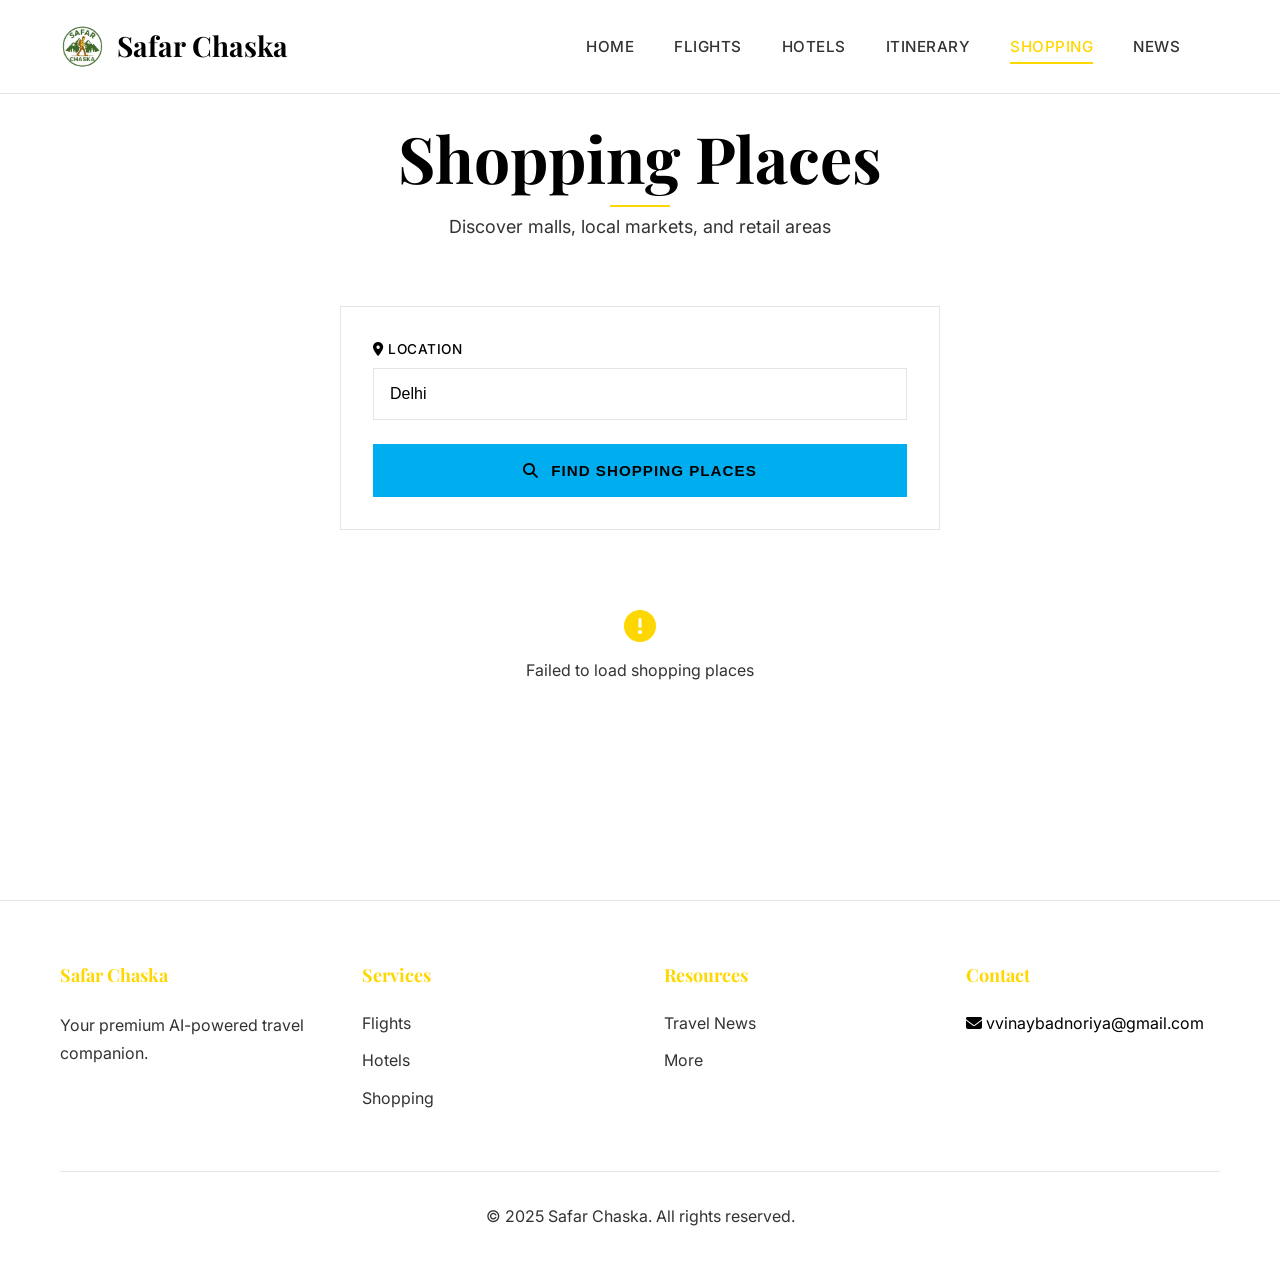
<file: pages/shopping.html>
<!DOCTYPE html>
<html lang="en">

<head>
    <meta charset="UTF-8">
    <meta name="viewport" content="width=device-width, initial-scale=1.0">
    <title>Shopping Places - Safar Chaska</title>

    <link rel="preconnect" href="https://fonts.googleapis.com">
    <link rel="preconnect" href="https://fonts.gstatic.com" crossorigin>
    <link
        href="https://fonts.googleapis.com/css2?family=Playfair+Display:wght@400;500;600;700&family=Inter:wght@300;400;500;600;700&display=swap"
        rel="stylesheet">
    <link rel="stylesheet" href="https://cdnjs.cloudflare.com/ajax/libs/font-awesome/6.4.0/css/all.min.css">
    <link rel="stylesheet" href="../assets/css/theme.css">

    <style>
        .category-tabs {
            display: flex;
            gap: 1rem;
            margin-bottom: 2rem;
            flex-wrap: wrap;
            justify-content: center;
        }

        .category-tab {
            padding: 1rem 2rem;
            background: var(--bg-card);
            border: 1px solid var(--border-color);
            color: var(--text-secondary);
            cursor: pointer;
            transition: var(--transition);
            font-weight: 500;
            display: flex;
            align-items: center;
            gap: 0.75rem;
        }

        .category-tab:hover {
            background: var(--medium-dark);
        }

        .category-tab.active {
            background: var(--gold);
            color: var(--pure-black);
            border-color: var(--gold);
        }

        .shopping-grid {
            display: grid;
            grid-template-columns: repeat(auto-fill, minmax(350px, 1fr));
            gap: 2rem;
            margin-top: 2rem;
        }

        .shopping-card {
            background: var(--bg-card);
            border: 1px solid var(--border-color);
            overflow: hidden;
            transition: var(--transition);
        }

        .shopping-card:hover {
            transform: translateY(-5px);
            border-color: rgba(255, 255, 255, 0.3);
            box-shadow: var(--shadow);
        }

        .shopping-image {
            width: 100%;
            height: 200px;
            object-fit: cover;
            background: var(--medium-dark);
        }

        .shopping-content {
            padding: 1.5rem;
        }

        .shopping-name {
            font-size: 1.25rem;
            margin-bottom: 0.75rem;
            color: var(--gold);
        }

        .shopping-address {
            color: var(--text-secondary);
            margin-bottom: 1rem;
            display: flex;
            align-items: start;
            gap: 0.5rem;
        }

        .shopping-distance {
            color: var(--text-muted);
            font-size: 0.9rem;
            display: flex;
            align-items: center;
            gap: 0.5rem;
        }

        .famous-badge {
            display: inline-block;
            padding: 0.25rem 0.75rem;
            background: var(--gold);
            color: var(--pure-black);
            font-size: 0.75rem;
            font-weight: 600;
            margin-left: 0.5rem;
        }

        .category-section {
            display: none;
        }

        .category-section.active {
            display: block;
            animation: fadeIn 0.5s ease-out;
        }
    </style>
</head>

<body>
    <nav class="navbar" id="navbar">
        <div class="nav-container">
            <div class="nav-logo">
                <img src="../assets/logo.png" class="responsive-logo" alt="SafarChaska Logo">
                <span>Safar Chaska</span>
            </div>
            <ul class="nav-menu" id="navMenu">
                <li><a href="../home.html" class="nav-link">Home</a></li>
                <li><a href="flights.html" class="nav-link">Flights</a></li>
                <li><a href="hotels.html" class="nav-link">Hotels</a></li>
                <li><a href="itinerary.html" class="nav-link">Itinerary</a></li>
                <li><a href="shopping.html" class="nav-link active">Shopping</a></li>
                <li><a href="news.html" class="nav-link">News</a></li>
                <li><a href="more.html" class="nav-link"></a></li>
            </ul>
            <button class="nav-toggle" id="navToggle">
                <i class="fas fa-bars"></i>
            </button>
        </div>
    </nav>

    <section style="padding-top: 120px; min-height: 100vh; padding-bottom: 4rem;">
        <div class="container">
            <div class="section-header">
                <h1 class="section-title">Shopping Places</h1>
                <p class="section-subtitle">Discover malls, local markets, and retail areas</p>
            </div>

            <div class="card" style="max-width: 600px; margin: 0 auto 3rem;">
                <form id="shoppingForm">
                    <div class="form-group">
                        <label class="form-label"><i class="fas fa-map-marker-alt"></i> Location</label>
                        <input type="text" class="form-control" id="location" placeholder="Delhi" required>
                    </div>
                    <button type="submit" class="btn btn-primary btn-block">
                        <i class="fas fa-search"></i> Find Shopping Places
                    </button>
                </form>
            </div>

            <!-- Category Tabs -->
            <div class="category-tabs" id="categoryTabs" style="display: none;">
                <button class="category-tab active" data-category="all">
                    <i class="fas fa-th"></i> All Places
                </button>
                <button class="category-tab" data-category="shopping_malls">
                    <i class="fas fa-building"></i> Shopping Malls
                </button>
                <button class="category-tab" data-category="local_markets">
                    <i class="fas fa-store"></i> Local Markets
                </button>
                <button class="category-tab" data-category="retail_areas">
                    <i class="fas fa-shopping-bag"></i> Retail Areas
                </button>
                <button class="category-tab" data-category="supermarkets">
                    <i class="fas fa-shopping-cart"></i> Supermarkets
                </button>
            </div>

            <!-- Results -->
            <div id="results"></div>
        </div>
    </section>

    <footer class="footer">
        <div class="container">
            <div class="footer-content">
                <div class="footer-section">
                    <h4>Safar Chaska</h4>
                    <p style="color: var(--text-secondary); line-height: 1.8;">Your premium AI-powered travel companion.
                    </p>
                </div>
                <div class="footer-section">
                    <h4>Services</h4>
                    <ul>
                        <li><a href="flights.html">Flights</a></li>
                        <li><a href="hotels.html">Hotels</a></li>
                        <li><a href="shopping.html">Shopping</a></li>
                    </ul>
                </div>
                <div class="footer-section">
                    <h4>Resources</h4>
                    <ul>
                        <li><a href="news.html">Travel News</a></li>
                        <li><a href="more.html">More</a></li>
                    </ul>
                </div>
                <div class="footer-section">
                    <h4>Contact</h4>
                    <ul>
                        <li><i class="fas fa-envelope"></i> vvinaybadnoriya@gmail.com</li>
                    </ul>
                </div>
            </div>
            <div class="footer-bottom">
                <p>&copy; 2025 Safar Chaska. All rights reserved.</p>
            </div>
        </div>
    </footer>

    <script src="../assets/js/common.js"></script>
    <script>
        let allPlaces = {};
        let currentCategory = 'all';

        document.getElementById('shoppingForm').addEventListener('submit', async (e) => {
            e.preventDefault();

            const location = document.getElementById('location').value;
            showLoading('results');

            try {
                const response = await apiCall('/api/shopping/places', { city: location });

                if (response.success && response.places) {
                    allPlaces = response.places;
                    document.getElementById('categoryTabs').style.display = 'flex';
                    displayPlaces('all');

                    if (response.is_mock) {
                        showToast('Showing demo data (API key not configured)');
                    } else {
                        showToast('Shopping places loaded!');
                    }
                } else {
                    showError('results', 'No shopping places found');
                }
            } catch (error) {
                showError('results', 'Failed to load shopping places');
                console.error(error);
            }
        });

        // Category tab switching
        document.querySelectorAll('.category-tab').forEach(tab => {
            tab.addEventListener('click', () => {
                const category = tab.dataset.category;

                document.querySelectorAll('.category-tab').forEach(t => t.classList.remove('active'));
                tab.classList.add('active');

                displayPlaces(category);
            });
        });

        function displayPlaces(category) {
            currentCategory = category;
            let places = [];

            if (category === 'all') {
                places = allPlaces.all_places || [];
            } else {
                places = allPlaces[category] || [];
            }

            if (!places || places.length === 0) {
                document.getElementById('results').innerHTML = `
                    <div class="text-center" style="padding: 3rem;">
                        <i class="fas fa-shopping-bag" style="font-size: 4rem; color: var(--text-muted); margin-bottom: 1rem;"></i>
                        <p style="color: var(--text-secondary);">No places found in this category.</p>
                    </div>
                `;
            } else {
                const html = `
                    <div class="shopping-grid">
                        ${places.map(place => `
                            <div class="shopping-card">
                                <img src="${place.image_url || '../assets/images/placeholder.jpg'}" 
                                     alt="${place.name}" 
                                     class="shopping-image"
                                     onerror="this.src='../assets/images/placeholder.jpg'">
                                <div class="shopping-content">
                                    <h3 class="shopping-name">
                                        ${place.name}
                                        ${place.is_famous ? '<span class="famous-badge">POPULAR</span>' : ''}
                                    </h3>
                                    <div class="shopping-address">
                                        <i class="fas fa-map-marker-alt" style="color: var(--gold); margin-top: 0.25rem;"></i>
                                        <span>${place.address || 'Address not available'}</span>
                                    </div>
                                    <div class="shopping-distance">
                                        <i class="fas fa-walking"></i>
                                        <span>${place.distance_km} km away</span>
                                    </div>
                                </div>
                            </div>
                        `).join('')}
                    </div>
                `;

                document.getElementById('results').innerHTML = html;
            }
        }

        // Auto-load Delhi on page load
        window.addEventListener('load', () => {
            document.getElementById('location').value = 'Delhi';
            document.getElementById('shoppingForm').dispatchEvent(new Event('submit'));
        });
    </script>
</body>

</html>
</file>
<file: assets/css/styles.css>
/* ==================== CSS Variables ==================== */
:root {
    --primary-color: #00AEEF;
    --secondary-color: #FFD700;
    --accent-color: #F5F5F5;
    --dark-bg: #000000;
    --dark-purple: #0a0a0a;
    --text-light: #FFFFFF;
    --text-dark: #000000;
    --glass-bg: rgba(255, 255, 255, 0.05);
    --glass-border: rgba(255, 255, 255, 0.1);
    --shadow: 0 8px 32px 0 rgba(0, 0, 0, 0.37);
    --transition: all 0.3s cubic-bezier(0.4, 0, 0.2, 1);
}

/* ==================== Reset & Base ==================== */
* {
    margin: 0;
    padding: 0;
    box-sizing: border-box;
}

html {
    scroll-behavior: smooth;
}

body {
    font-family: 'Inter', sans-serif;
    background: linear-gradient(135deg, #000000 0%, #1a1a1a 50%, #000000 100%);
    color: var(--text-light);
    line-height: 1.6;
    overflow-x: hidden;
}

.container {
    max-width: 1200px;
    margin: 0 auto;
    padding: 0 20px;
}

/* ==================== Glassmorphism ==================== */
.glass {
    background: var(--glass-bg);
    backdrop-filter: blur(10px);
    -webkit-backdrop-filter: blur(10px);
    border: 1px solid var(--glass-border);
    box-shadow: var(--shadow);
}

/* ==================== Navigation ==================== */
.navbar {
    position: fixed;
    top: 0;
    left: 0;
    right: 0;
    z-index: 1000;
    padding: 1rem 0;
    transition: var(--transition);
    background: transparent;
}

.navbar.scrolled {
    background: rgba(0, 0, 0, 0.95);
    backdrop-filter: blur(10px);
    box-shadow: 0 4px 20px rgba(0, 0, 0, 0.3);
}

.nav-container {
    max-width: 1200px;
    margin: 0 auto;
    padding: 0 20px;
    display: flex;
    justify-content: space-between;
    align-items: center;
}

.nav-logo {
    font-family: 'Playfair Display', serif;
    font-size: 1.5rem;
    font-weight: 700;
    display: flex;
    align-items: center;
    gap: 0.5rem;
    color: var(--text-light);
    white-space: nowrap;
}

.nav-logo img,
.responsive-logo {
    height: 40px;
    width: auto;
    max-width: 40px;
    display: block;
    border-radius: 4px;
    object-fit: contain;
    flex-shrink: 0;
}

.nav-logo i {
    color: var(--accent-color);
}

.nav-menu {
    display: flex;
    list-style: none;
    gap: 2rem;
}

.nav-link {
    color: var(--text-light);
    text-decoration: none;
    font-weight: 500;
    transition: var(--transition);
    position: relative;
}

.nav-link::after {
    content: '';
    position: absolute;
    bottom: -5px;
    left: 0;
    width: 0;
    height: 2px;
    background: linear-gradient(90deg, var(--primary-color), var(--accent-color));
    transition: var(--transition);
}

.nav-link:hover::after {
    width: 100%;
}

.nav-toggle {
    display: none;
    font-size: 1.5rem;
    cursor: pointer;
}

/* ==================== Hero Section ==================== */
.hero {
    position: relative;
    height: 100vh;
    display: flex;
    align-items: center;
    justify-content: center;
    overflow: hidden;
}

.hero-video {
    position: absolute;
    top: 0;
    left: 0;
    width: 100%;
    height: 100%;
    z-index: 0;
}

.hero-video video {
    width: 100%;
    height: 100%;
    object-fit: cover;
}

.hero-overlay {
    position: absolute;
    top: 0;
    left: 0;
    width: 100%;
    height: 100%;
    background: linear-gradient(135deg, rgba(0, 174, 239, 0.7) 0%, rgba(0, 0, 0, 0.7) 100%);
}

.hero-content {
    position: relative;
    z-index: 1;
    text-align: center;
    padding: 2rem;
    animation: fadeInUp 1s ease-out;
}

.hero-title {
    font-family: 'Playfair Display', serif;
    font-size: clamp(2.5rem, 6vw, 4rem);
    font-weight: 700;
    margin-bottom: 1rem;
    text-shadow: 2px 2px 4px rgba(0, 0, 0, 0.3);
}

.hero-subtitle {
    font-size: clamp(1rem, 2vw, 1.5rem);
    margin-bottom: 2rem;
    opacity: 0.9;
}

.scroll-indicator {
    position: absolute;
    bottom: 2rem;
    left: 50%;
    transform: translateX(-50%);
    animation: bounce 2s infinite;
    font-size: 2rem;
    opacity: 0.7;
}

/* ==================== Buttons ==================== */
.btn {
    padding: 0.875rem 2rem;
    border: none;
    border-radius: 50px;
    font-size: 1rem;
    font-weight: 600;
    cursor: pointer;
    transition: var(--transition);
    display: inline-flex;
    align-items: center;
    gap: 0.5rem;
    text-decoration: none;
}

.btn-primary {
    background: linear-gradient(135deg, var(--primary-color), var(--secondary-color));
    color: #000000;
    box-shadow: 0 4px 15px rgba(0, 174, 239, 0.4);
}

.btn-primary:hover {
    transform: translateY(-2px);
    box-shadow: 0 6px 20px rgba(0, 174, 239, 0.6);
}

.btn-secondary {
    background: rgba(255, 255, 255, 0.2);
    color: var(--text-light);
    backdrop-filter: blur(10px);
    border: 1px solid rgba(255, 255, 255, 0.3);
}

.btn-secondary:hover {
    background: rgba(255, 255, 255, 0.3);
    transform: translateY(-2px);
}

.btn-block {
    width: 100%;
    justify-content: center;
}

/* ==================== Sections ==================== */
section {
    padding: 5rem 0;
}

.section-header {
    text-align: center;
    margin-bottom: 3rem;
}

.section-title {
    font-family: 'Playfair Display', serif;
    font-size: clamp(2rem, 4vw, 3rem);
    margin-bottom: 1rem;
    background: linear-gradient(135deg, var(--accent-color), var(--primary-color));
    -webkit-background-clip: text;
    -webkit-text-fill-color: transparent;
    background-clip: text;
}

.section-subtitle {
    font-size: 1.125rem;
    opacity: 0.8;
    max-width: 600px;
    margin: 0 auto;
}

/* ==================== Features Section ==================== */
.features {
    background: linear-gradient(180deg, transparent 0%, rgba(0, 0, 0, 0.5) 100%);
}

.features-grid {
    display: grid;
    grid-template-columns: repeat(auto-fit, minmax(280px, 1fr));
    gap: 2rem;
}

.feature-card {
    padding: 2rem;
    border-radius: 20px;
    text-align: center;
    transition: var(--transition);
    cursor: pointer;
}

.feature-card:hover {
    transform: translateY(-10px);
    background: rgba(255, 255, 255, 0.15);
}

.feature-icon {
    width: 80px;
    height: 80px;
    margin: 0 auto 1.5rem;
    background: linear-gradient(135deg, var(--primary-color), var(--accent-color));
    border-radius: 50%;
    display: flex;
    align-items: center;
    justify-content: center;
    font-size: 2rem;
    box-shadow: 0 8px 20px rgba(102, 126, 234, 0.3);
}

.feature-card h3 {
    font-size: 1.25rem;
    margin-bottom: 0.75rem;
    font-weight: 600;
}

.feature-card p {
    opacity: 0.8;
    line-height: 1.6;
}

/* ==================== Search Hub ==================== */
.search-hub {
    background: rgba(0, 0, 0, 0.3);
}

.tabs {
    display: flex;
    gap: 1rem;
    margin-bottom: 2rem;
    flex-wrap: wrap;
    justify-content: center;
}

.tab-btn {
    padding: 0.875rem 1.5rem;
    background: var(--glass-bg);
    border: 1px solid var(--glass-border);
    border-radius: 50px;
    color: var(--text-light);
    cursor: pointer;
    transition: var(--transition);
    font-weight: 500;
    display: flex;
    align-items: center;
    gap: 0.5rem;
    backdrop-filter: blur(10px);
}

.tab-btn:hover {
    background: rgba(255, 255, 255, 0.15);
}

.tab-btn.active {
    background: linear-gradient(135deg, var(--primary-color), var(--secondary-color));
    border-color: transparent;
    color: #000000;
    box-shadow: 0 4px 15px rgba(0, 174, 239, 0.4);
}

.tab-content-container {
    min-height: 400px;
}

.tab-content {
    display: none;
    animation: fadeIn 0.5s ease-out;
}

.tab-content.active {
    display: block;
}

.search-card {
    padding: 2rem;
    border-radius: 20px;
    max-width: 800px;
    margin: 0 auto;
}

/* ==================== Forms ==================== */
.form-grid {
    display: grid;
    grid-template-columns: repeat(auto-fit, minmax(200px, 1fr));
    gap: 1.5rem;
    margin-bottom: 1.5rem;
}

.form-group {
    display: flex;
    flex-direction: column;
}

.form-group.full-width {
    grid-column: 1 / -1;
}

.form-group label {
    margin-bottom: 0.5rem;
    font-weight: 500;
    display: flex;
    align-items: center;
    gap: 0.5rem;
}

.form-group input,
.form-group select {
    padding: 0.875rem;
    border: 1px solid rgba(255, 255, 255, 0.2);
    border-radius: 10px;
    background: rgba(255, 255, 255, 0.05);
    color: var(--text-light);
    font-size: 1rem;
    transition: var(--transition);
}

.form-group input:focus,
.form-group select:focus {
    outline: none;
    border-color: var(--primary-color);
    background: rgba(255, 255, 255, 0.1);
}

.form-group input::placeholder {
    color: rgba(255, 255, 255, 0.5);
}

/* ==================== Chat ==================== */
.chat-container {
    padding: 1.5rem;
    border-radius: 20px;
    max-width: 800px;
    margin: 0 auto;
    height: 500px;
    display: flex;
    flex-direction: column;
}

.chat-messages {
    flex: 1;
    overflow-y: auto;
    margin-bottom: 1rem;
    padding-right: 0.5rem;
}

.chat-message {
    display: flex;
    gap: 1rem;
    margin-bottom: 1rem;
    animation: slideIn 0.3s ease-out;
}

.chat-message.user {
    flex-direction: row-reverse;
}

.message-avatar {
    width: 40px;
    height: 40px;
    border-radius: 50%;
    background: linear-gradient(135deg, var(--primary-color), var(--accent-color));
    display: flex;
    align-items: center;
    justify-content: center;
    flex-shrink: 0;
}

.message-content {
    background: rgba(255, 255, 255, 0.1);
    color: #ffffff;
    padding: 1rem;
    border-radius: 15px;
    max-width: 70%;
}

.chat-message.user .message-content {
    background: linear-gradient(135deg, var(--primary-color), var(--secondary-color));
}

.chat-input-container {
    display: flex;
    gap: 1rem;
}

.chat-input {
    flex: 1;
    padding: 0.875rem;
    border: 1px solid rgba(255, 255, 255, 0.2);
    border-radius: 50px;
    background: rgba(255, 255, 255, 0.05);
    color: #ffffff;
    font-size: 1rem;
}

.chat-input:focus {
    outline: none;
    border-color: var(--primary-color);
}

/* ==================== Results ==================== */
.results-container {
    margin-top: 2rem;
}

.result-card {
    background: rgba(255, 255, 255, 0.05);
    padding: 1.5rem;
    border-radius: 15px;
    margin-bottom: 1rem;
    border: 1px solid rgba(255, 255, 255, 0.1);
    transition: var(--transition);
}

.result-card:hover {
    background: rgba(255, 255, 255, 0.1);
    transform: translateX(5px);
}

.result-header {
    display: flex;
    justify-content: space-between;
    align-items: center;
    margin-bottom: 1rem;
}

.result-title {
    font-size: 1.25rem;
    font-weight: 600;
}

.result-price {
    font-size: 1.5rem;
    font-weight: 700;
    color: var(--accent-color);
}

.result-details {
    display: grid;
    grid-template-columns: repeat(auto-fit, minmax(150px, 1fr));
    gap: 1rem;
}

.result-detail {
    display: flex;
    align-items: center;
    gap: 0.5rem;
    opacity: 0.9;
}

/* ==================== Destinations ==================== */
.destinations-grid {
    display: grid;
    grid-template-columns: repeat(auto-fit, minmax(300px, 1fr));
    gap: 2rem;
}

.destination-card {
    height: 400px;
    border-radius: 20px;
    background-size: cover;
    background-position: center;
    position: relative;
    overflow: hidden;
    cursor: pointer;
    transition: var(--transition);
}

.destination-card:hover {
    transform: scale(1.05);
}

.destination-overlay {
    position: absolute;
    bottom: 0;
    left: 0;
    right: 0;
    padding: 2rem;
    background: linear-gradient(to top, rgba(0, 0, 0, 0.8), transparent);
    transform: translateY(60%);
    transition: var(--transition);
}

.destination-card:hover .destination-overlay {
    transform: translateY(0);
}

.destination-overlay h3 {
    font-family: 'Playfair Display', serif;
    font-size: 1.75rem;
    margin-bottom: 0.5rem;
}

.destination-overlay p {
    margin-bottom: 1rem;
    opacity: 0.9;
}

/* ==================== Footer ==================== */
.footer {
    background: rgba(0, 0, 0, 0.8);
    padding: 3rem 0 1rem;
    border-top: 1px solid rgba(255, 255, 255, 0.1);
}

.footer-content {
    display: grid;
    grid-template-columns: repeat(auto-fit, minmax(250px, 1fr));
    gap: 2rem;
    margin-bottom: 2rem;
}

.footer-section h3,
.footer-section h4 {
    margin-bottom: 1rem;
    font-family: 'Playfair Display', serif;
}

.footer-section ul {
    list-style: none;
}

.footer-section ul li {
    margin-bottom: 0.5rem;
}

.footer-section a {
    color: var(--text-light);
    text-decoration: none;
    opacity: 0.8;
    transition: var(--transition);
}

.footer-section a:hover {
    opacity: 1;
    color: var(--accent-color);
}

.social-links {
    display: flex;
    gap: 1rem;
    margin-top: 1rem;
}

.social-links a {
    width: 40px;
    height: 40px;
    border-radius: 50%;
    background: rgba(255, 255, 255, 0.1);
    display: flex;
    align-items: center;
    justify-content: center;
    transition: var(--transition);
}

.social-links a:hover {
    background: linear-gradient(135deg, var(--primary-color), var(--accent-color));
    transform: translateY(-3px);
}

.footer-bottom {
    text-align: center;
    padding-top: 2rem;
    border-top: 1px solid rgba(255, 255, 255, 0.1);
    opacity: 0.7;
}

/* ==================== Loading & Toast ==================== */
.loading-overlay {
    position: fixed;
    top: 0;
    left: 0;
    right: 0;
    bottom: 0;
    background: rgba(0, 0, 0, 0.9);
    display: none;
    align-items: center;
    justify-content: center;
    z-index: 9999;
}

.loading-overlay.show {
    display: flex;
}

.loader {
    width: 50px;
    height: 50px;
    border: 4px solid rgba(255, 255, 255, 0.1);
    border-top-color: var(--accent-color);
    border-radius: 50%;
    animation: spin 1s linear infinite;
}

.toast {
    position: fixed;
    bottom: 2rem;
    right: 2rem;
    padding: 1rem 1.5rem;
    background: var(--glass-bg);
    backdrop-filter: blur(10px);
    border: 1px solid var(--glass-border);
    border-radius: 10px;
    box-shadow: var(--shadow);
    transform: translateX(400px);
    transition: var(--transition);
    z-index: 9998;
}

.toast.show {
    transform: translateX(0);
}

/* ==================== Animations ==================== */
@keyframes fadeInUp {
    from {
        opacity: 0;
        transform: translateY(30px);
    }
    to {
        opacity: 1;
        transform: translateY(0);
    }
}

@keyframes fadeIn {
    from {
        opacity: 0;
    }
    to {
        opacity: 1;
    }
}

@keyframes slideIn {
    from {
        opacity: 0;
        transform: translateX(-20px);
    }
    to {
        opacity: 1;
        transform: translateX(0);
    }
}

@keyframes bounce {
    0%, 20%, 50%, 80%, 100% {
        transform: translateY(0) translateX(-50%);
    }
    40% {
        transform: translateY(-20px) translateX(-50%);
    }
    60% {
        transform: translateY(-10px) translateX(-50%);
    }
}

@keyframes spin {
    to {
        transform: rotate(360deg);
    }
}

/* ==================== Responsive Design ==================== */
@media (max-width: 768px) {
    .nav-menu {
        position: fixed;
        top: 70px;
        left: -100%;
        flex-direction: column;
        background: rgba(15, 12, 41, 0.98);
        width: 100%;
        padding: 2rem;
        transition: var(--transition);
        backdrop-filter: blur(10px);
    }

    .nav-menu.active {
        left: 0;
    }

    .nav-toggle {
        display: block;
    }

    .features-grid,
    .destinations-grid {
        grid-template-columns: 1fr;
    }

    .form-grid {
        grid-template-columns: 1fr;
    }

    .tabs {
        overflow-x: auto;
        justify-content: flex-start;
        padding-bottom: 0.5rem;
    }

    .tab-btn {
        white-space: nowrap;
    }

    .chat-container {
        height: 400px;
    }

    .message-content {
        max-width: 85%;
    }

    .hero-title {
        font-size: 2rem;
    }

    .hero-subtitle {
        font-size: 1rem;
    }
}

@media (max-width: 480px) {
    .container {
        padding: 0 15px;
    }

    section {
        padding: 3rem 0;
    }

    .destination-card {
        height: 300px;
    }

    .footer-content {
        grid-template-columns: 1fr;
    }
}

/* ==================== Scrollbar ==================== */
::-webkit-scrollbar {
    width: 10px;
}

::-webkit-scrollbar-track {
    background: rgba(255, 255, 255, 0.05);
}

::-webkit-scrollbar-thumb {
    background: linear-gradient(135deg, var(--primary-color), var(--accent-color));
    border-radius: 5px;
}

::-webkit-scrollbar-thumb:hover {
    background: linear-gradient(135deg, var(--accent-color), var(--primary-color));
}
</file>
<file: assets/css/theme.css>
/* ==================== Premium Black/White Theme ==================== */
:root {
    /* Black Shades */
    --pure-black: #000000;
    --rich-black: #0a0a0a;
    --dark-gray: #1a1a1a;
    --medium-dark: #2a2a2a;
    --medium-gray: #404040;
    --light-gray: #F5F5F5;

    /* White Shades */
    --pure-white: #ffffff;
    --off-white: #f5f5f5;
    --light-white: #e5e5e5;
    --medium-white: #d5d5d5;

    /* Accent Colors */
    --gold: #FFD700;
    --silver: #F5F5F5;
    --gold-dark: #e6c200;

    /* Semantic Colors (UPDATED FOR WHITE THEME) */
    --bg-primary: var(--pure-white);
    --bg-secondary: var(--off-white);
    --bg-card: var(--pure-white);
    --text-primary: var(--pure-black);
    --text-secondary: #333333;
    --text-muted: #666666;
    --border-color: rgba(0, 0, 0, 0.1);
    --shadow: 0 10px 40px rgba(0, 0, 0, 0.15);
    --shadow-light: 0 4px 20px rgba(0, 0, 0, 0.08);

    /* Transitions */
    --transition: all 0.3s cubic-bezier(0.4, 0, 0.2, 1);
    --transition-slow: all 0.5s cubic-bezier(0.4, 0, 0.2, 1);
}

/* ==================== Reset & Base ==================== */
* {
    margin: 0;
    padding: 0;
    box-sizing: border-box;
}

html {
    scroll-behavior: smooth;
}

body {
    font-family: 'Inter', -apple-system, BlinkMacSystemFont, 'Segoe UI', sans-serif;
    background: var(--bg-primary);
    color: var(--text-primary);
    line-height: 1.6;
    overflow-x: hidden;
}

.container {
    max-width: 1200px;
    margin: 0 auto;
    padding: 0 20px;
}

/* ==================== Typography ==================== */
h1,
h2,
h3,
h4,
h5,
h6 {
    font-family: 'Playfair Display', Georgia, serif;
    font-weight: 700;
    line-height: 1.2;
    color: var(--text-primary);
}

h1 {
    font-size: clamp(2.5rem, 5vw, 4rem);
}

h2 {
    font-size: clamp(2rem, 4vw, 3rem);
}

h3 {
    font-size: clamp(1.5rem, 3vw, 2rem);
}

h4 {
    font-size: clamp(1.25rem, 2.5vw, 1.75rem);
}

p {
    color: var(--text-secondary);
    margin-bottom: 1rem;
}

a {
    color: var(--gold);
    text-decoration: none;
    transition: var(--transition);
}

a:hover {
    color: var(--gold-dark);
}

/* ==================== Navigation ==================== */
.navbar {
    position: fixed;
    top: 0;
    left: 0;
    right: 0;
    z-index: 1000;
    padding: 1.5rem 0;
    background: #ffffff;
    transition: var(--transition);
    border-bottom: 1px solid rgba(0,0,0,0.1);
}

.navbar.scrolled {
    background: #f6f2f2e9;
    backdrop-filter: blur(10px);
    padding: 1rem 0;
    border-bottom: 1px solid var(--border-color);
    box-shadow: var(--shadow-light);
}

.nav-container {
    max-width: 1200px;
    margin: 0 auto;
    padding: 0 20px;
    display: flex;
    justify-content: space-between;
    align-items: center;
}

.nav-logo {
    font-family: 'Playfair Display', serif;
    font-size: 1.75rem;
    font-weight: 700;
    color: var(--text-primary);
    display: flex;
    align-items: center;
    gap: 0.75rem;
    text-decoration: none;
    white-space: nowrap;
}

.nav-logo img,
.responsive-logo {
    height: 45px;
    width: auto;
    max-width: 45px;
    display: block;
    border-radius: 4px;
    object-fit: contain;
    flex-shrink: 0;
    background-size: contain;
    background-repeat: no-repeat;
    background-position: center;
}

.responsive-logo {
    max-height: 50px;
    min-width: 45px;
}

.nav-menu {
    display: flex;
    list-style: none;
    gap: 2.5rem;
    align-items: center;
}

.nav-link {
    color: var(--text-secondary);
    font-weight: 500;
    font-size: 0.95rem;
    letter-spacing: 0.5px;
    text-transform: uppercase;
    transition: var(--transition);
    position: relative;
    padding: 0.5rem 0;
}

.nav-link::after {
    content: '';
    position: absolute;
    bottom: 0;
    left: 0;
    width: 0;
    height: 2px;
    background: var(--gold);
    transition: var(--transition);
}

.nav-link:hover,
.nav-link.active {
    color: var(--gold);
}

.nav-link:hover::after,
.nav-link.active::after {
    width: 100%;
}

.nav-toggle {
    display: none;
    font-size: 1.75rem;
    color: var(--text-primary);
    cursor: pointer;
    background: none;
    border: none;
}

/* ==================== Buttons ==================== */
.btn {
    padding: 1rem 2.5rem;
    border: none;
    border-radius: 0;
    font-size: 0.95rem;
    font-weight: 600;
    letter-spacing: 1px;
    text-transform: uppercase;
    cursor: pointer;
    transition: var(--transition);
    display: inline-flex;
    align-items: center;
    gap: 0.75rem;
    position: relative;
    overflow: hidden;
}

.btn-primary {
    background: #00AEEF;
    color: var(--pure-black);
    border: 2px solid #00AEEF;
}

.btn-primary::before {
    content: '';
    position: absolute;
    top: 0;
    left: -100%;
    width: 100%;
    height: 100%;
    background: #FFD700;
    transition: var(--transition);
    z-index: -1;
}

.btn-primary:hover::before {
    left: 0;
}

.btn-secondary {
    background: transparent;
    color: var(--text-primary);
    border: 2px solid var(--text-primary);
}

.btn-secondary:hover {
    background: var(--text-primary);
    color: var(--pure-black);
}

.btn-block {
    width: 100%;
    justify-content: center;
}

/* ==================== Cards ==================== */
.card {
    background: var(--bg-card);
    border: 1px solid var(--border-color);
    padding: 2rem;
    transition: var(--transition);
    position: relative;
}

.card::before {
    content: '';
    position: absolute;
    top: 0;
    left: 0;
    width: 0;
    height: 2px;
    background: var(--gold);
    transition: var(--transition);
}

.card:hover {
    border-color: rgba(255, 255, 255, 0.2);
    transform: translateY(-5px);
    box-shadow: var(--shadow);
}

.card:hover::before {
    width: 100%;
}

.card-title {
    font-size: 1.5rem;
    margin-bottom: 1rem;
    color: var(--text-primary);
}

.card-text {
    color: var(--text-secondary);
    line-height: 1.8;
}

/* ==================== Forms ==================== */
.form-group {
    margin-bottom: 1.5rem;
}

.form-label {
    display: block;
    margin-bottom: 0.5rem;
    font-weight: 500;
    color: var(--text-primary);
    letter-spacing: 0.5px;
    text-transform: uppercase;
    font-size: 0.85rem;
}

.form-control,
.form-select {
    width: 100%;
    padding: 1rem;
    background: var(--bg-card);
    border: 1px solid var(--border-color);
    color: var(--text-primary);
    font-size: 1rem;
    transition: var(--transition);
}

.form-control:focus,
.form-select:focus {
    outline: none;
    border-color: var(--gold);
    background: #ffffff;
    color: #000000;
}

.form-control::placeholder {
    color: #666666;
}

/* ==================== Grid System ==================== */
.grid {
    display: grid;
    gap: 2rem;
}

.grid-2 {
    grid-template-columns: repeat(2, 1fr);
}

.grid-3 {
    grid-template-columns: repeat(3, 1fr);
}

.grid-4 {
    grid-template-columns: repeat(4, 1fr);
}

@media (max-width: 1024px) {
    .grid-4 {
        grid-template-columns: repeat(2, 1fr);
    }
}

@media (max-width: 768px) {

    .grid-2,
    .grid-3,
    .grid-4 {
        grid-template-columns: 1fr;
    }
}

/* ==================== Sections ==================== */
section {
    padding: 6rem 0;
    position: relative;
}

.section-header {
    text-align: center;
    margin-bottom: 4rem;
}

.section-title {
    margin-bottom: 1rem;
    position: relative;
    display: inline-block;
}

.section-title::after {
    content: '';
    position: absolute;
    bottom: -10px;
    left: 50%;
    transform: translateX(-50%);
    width: 60px;
    height: 2px;
    background: var(--gold);
}

.section-subtitle {
    color: var(--text-secondary);
    font-size: 1.125rem;
    max-width: 600px;
    margin: 0 auto;
}

/* ==================== Hero Section ==================== */
.hero {
    min-height: 100vh;
    display: flex;
    align-items: center;
    justify-content: center;
    position: relative;
    background: linear-gradient(135deg, var(--pure-black) 0%, var(--dark-gray) 100%);
}

.hero-bg {
    position: absolute;
    top: 0;
    left: 0;
    width: 100%;
    height: 100%;
    background-size: cover;
    background-position: center;
    opacity: 0.3;
    z-index: 0;
}

.hero-content {
    position: relative;
    z-index: 1;
    text-align: center;
    max-width: 900px;
    padding: 2rem;
}

.hero-title {
    margin-bottom: 1.5rem;
    animation: fadeInUp 1s ease-out;
    color: #ffffff;
}

.hero-subtitle {
    font-size: clamp(1.125rem, 2vw, 1.5rem);
    color: #ffffff;
    margin-bottom: 2.5rem;
    animation: fadeInUp 1s ease-out 0.2s both;
}

.hero-cta {
    animation: fadeInUp 1s ease-out 0.4s both;
}

/* ==================== Footer ==================== */
.footer {
    background: #ffffff;
    border-top: 1px solid rgba(0,0,0,0.1);
    padding: 4rem 0 2rem;
}

.footer-content {
    display: grid;
    grid-template-columns: repeat(auto-fit, minmax(250px, 1fr));
    gap: 3rem;
    margin-bottom: 3rem;
}

.footer-section h4 {
    margin-bottom: 1.5rem;
    color: var(--gold);
    font-size: 1.125rem;
}

.footer-section ul {
    list-style: none;
}

.footer-section ul li {
    margin-bottom: 0.75rem;
}

.footer-section a {
    color: var(--text-secondary);
    transition: var(--transition);
}

.footer-section a:hover {
    color: var(--gold);
    padding-left: 5px;
}

.footer-bottom {
    text-align: center;
    padding-top: 2rem;
    border-top: 1px solid var(--border-color);
    color: var(--text-muted);
}

/* ==================== Animations ==================== */
@keyframes fadeInUp {
    from {
        opacity: 0;
        transform: translateY(30px);
    }

    to {
        opacity: 1;
        transform: translateY(0);
    }
}

@keyframes fadeIn {
    from {
        opacity: 0;
    }

    to {
        opacity: 1;
    }
}

/* ==================== Utilities ==================== */
.text-center {
    text-align: center;
}

.text-gold {
    color: var(--gold);
}

.mb-1 {
    margin-bottom: 1rem;
}

.mb-2 {
    margin-bottom: 2rem;
}

.mb-3 {
    margin-bottom: 3rem;
}

.mt-1 {
    margin-top: 1rem;
}

.mt-2 {
    margin-top: 2rem;
}

.mt-3 {
    margin-top: 3rem;
}

/* ==================== Responsive ==================== */
@media (max-width: 768px) {
    .nav-menu {
        position: fixed;
        top: 80px;
        left: -100%;
        flex-direction: column;
        background: rgba(0, 0, 0, 0.98);
        width: 100%;
        padding: 2rem;
        transition: var(--transition);
        border-top: 1px solid var(--border-color);
    }

    .nav-menu.active {
        left: 0;
    }

    .nav-toggle {
        display: block;
    }

    section {
        padding: 4rem 0;
    }

    .btn {
        padding: 0.875rem 2rem;
        font-size: 0.875rem;
    }
}

/* ==================== Scrollbar ==================== */
::-webkit-scrollbar {
    width: 10px;
}

::-webkit-scrollbar-track {
    background: var(--rich-black);
}

::-webkit-scrollbar-thumb {
    background: var(--gold);
}

::-webkit-scrollbar-thumb:hover {
    background: var(--gold-dark);
}
</file>
